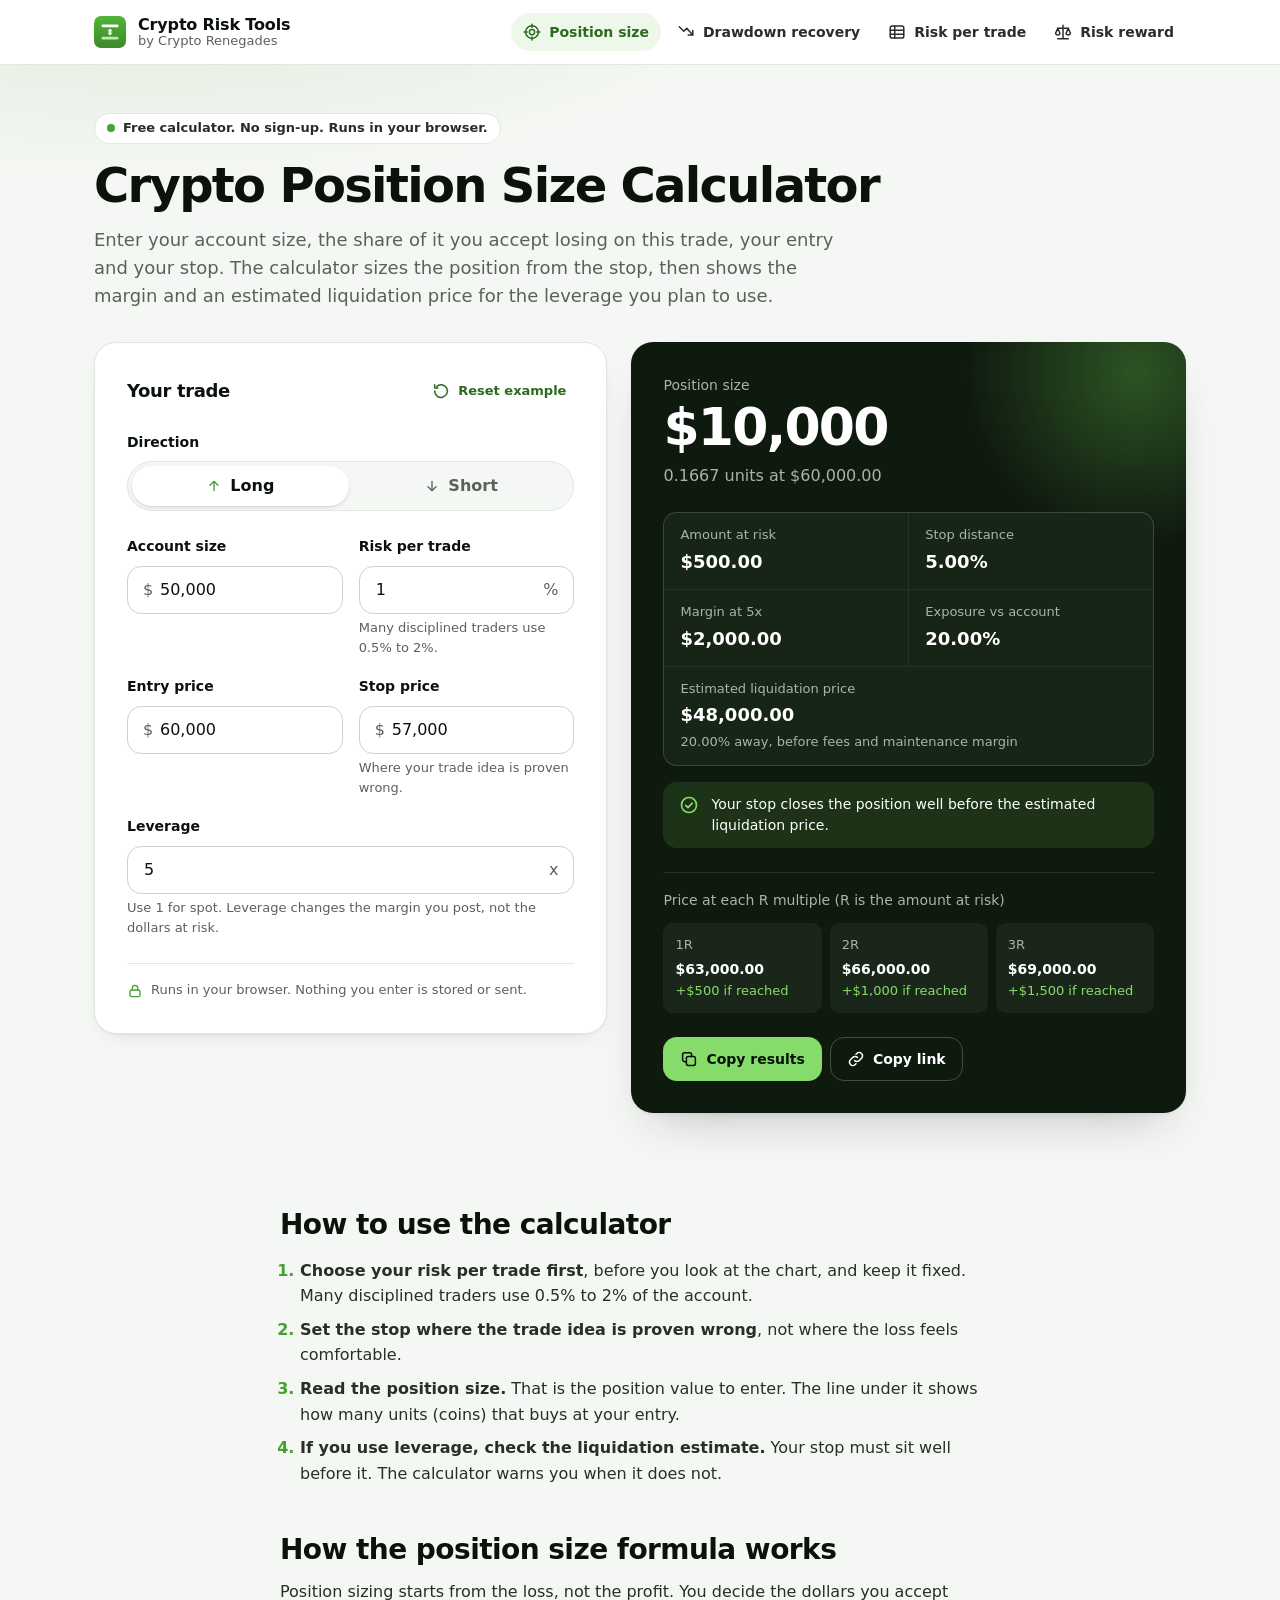
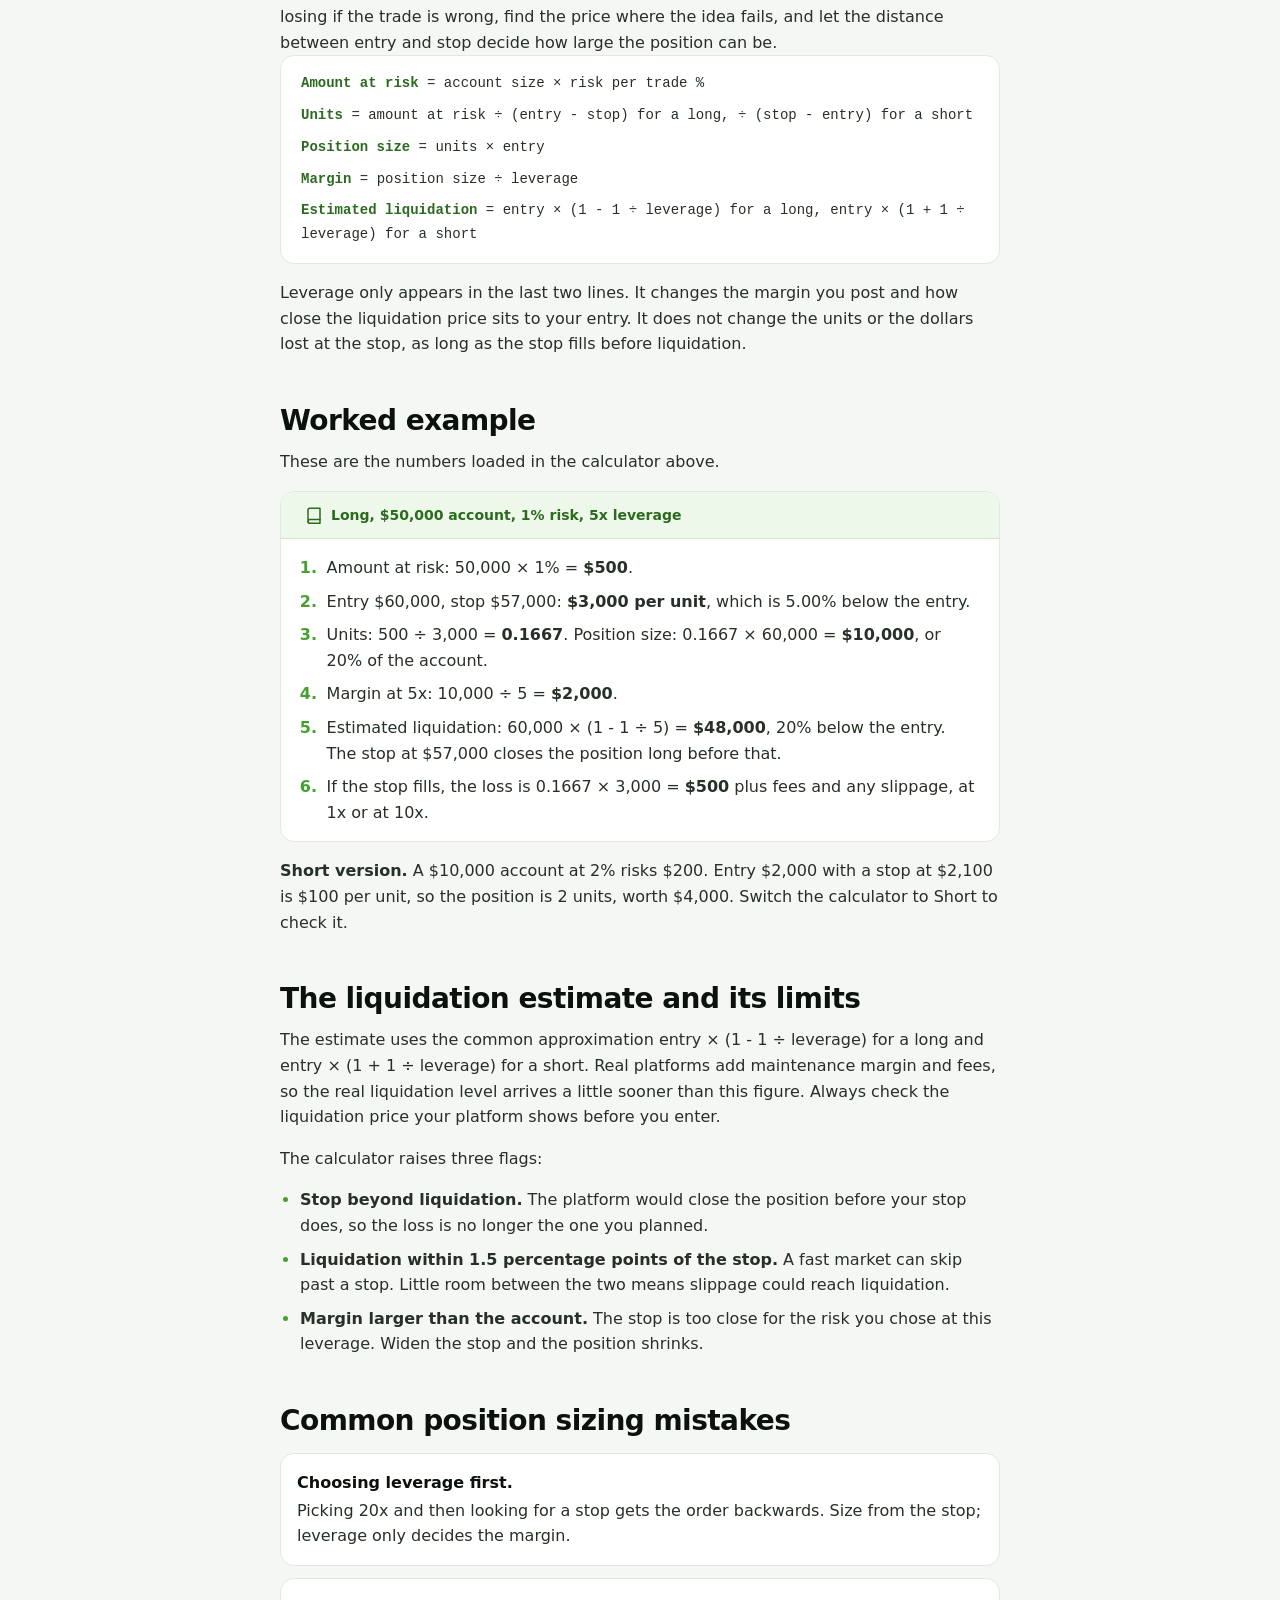
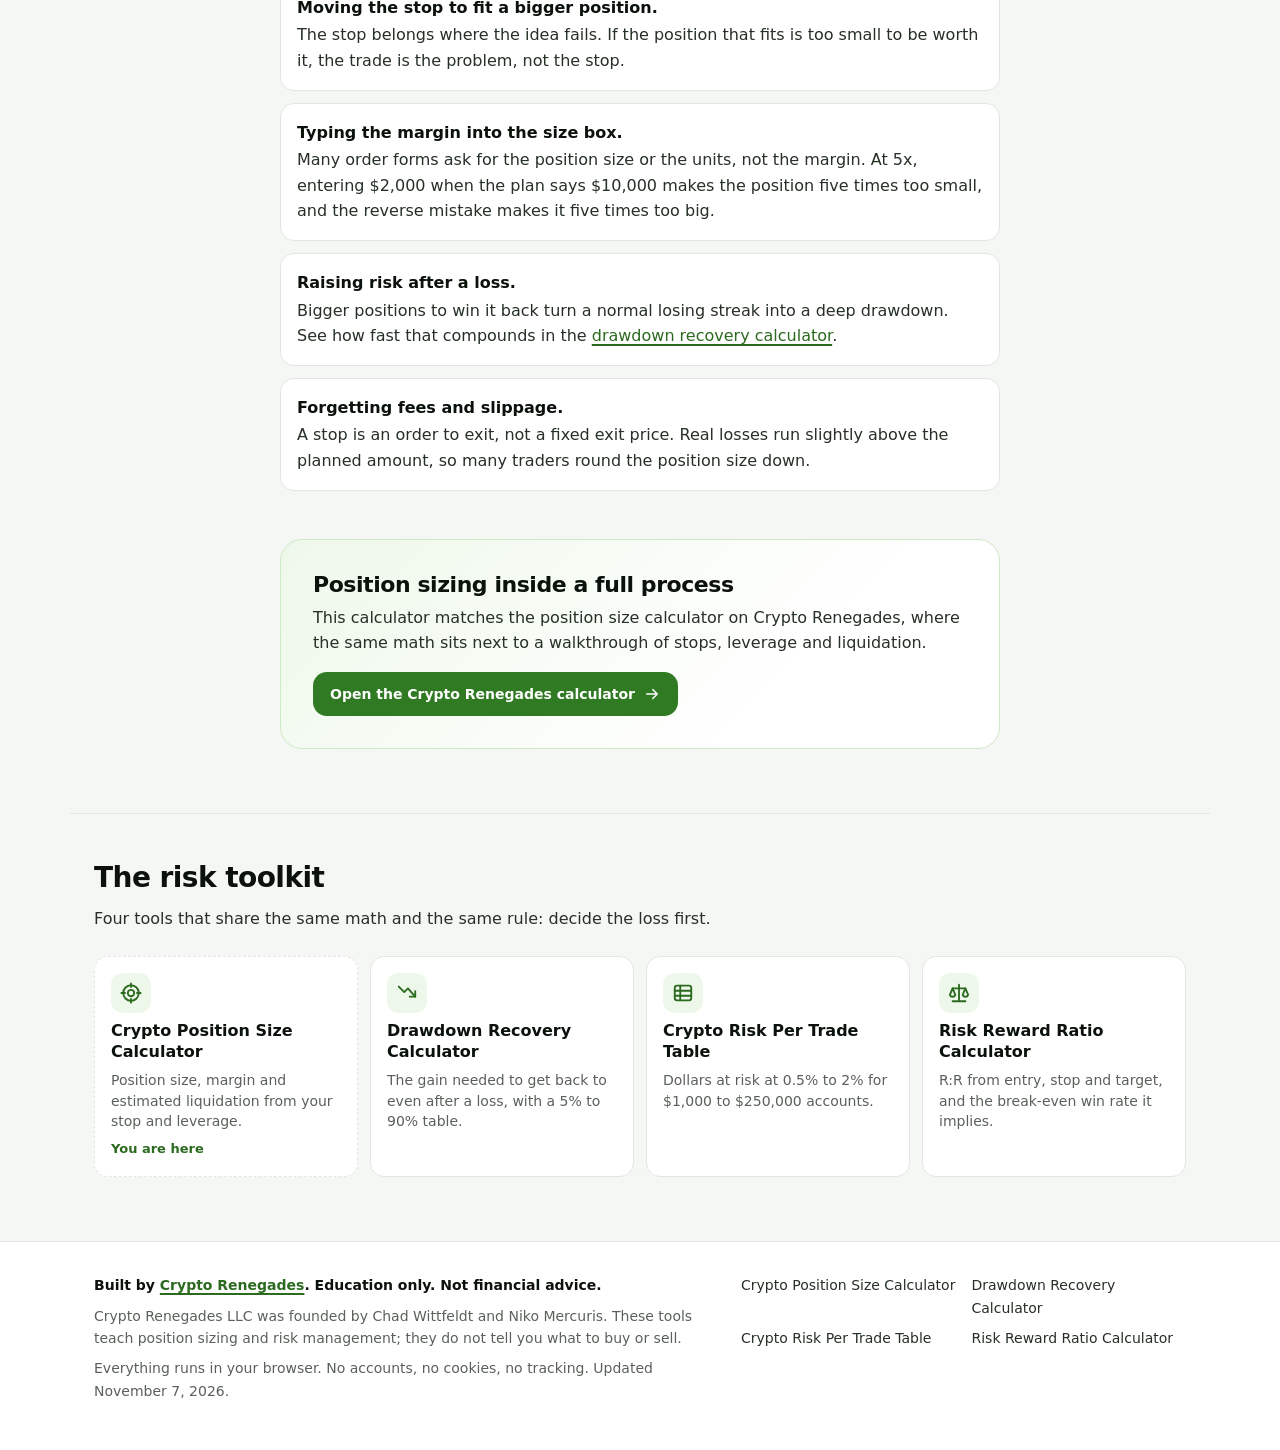
<file: index.html>
<!doctype html>
<html lang="en">
<head>
<meta charset="utf-8">
<meta name="viewport" content="width=device-width, initial-scale=1">
<title>Crypto Position Size Calculator with Leverage and Liquidation</title>
<meta name="description" content="Crypto position size calculator, free. Enter account size, risk per trade, entry, stop and leverage to get position size, margin and a liquidation estimate.">
<meta name="google-site-verification" content="8hRk8pOlHLIdhuDCa8IWrdCvB1mZLnltVokIP9r5JK8">
<link rel="canonical" href="https://cryptorenegades.github.io/crypto-risk-tools/">
<meta name="robots" content="index, follow, max-image-preview:large">
<meta name="author" content="Crypto Renegades">
<meta property="og:type" content="website">
<meta property="og:site_name" content="Crypto Risk Tools by Crypto Renegades">
<meta property="og:title" content="Crypto Position Size Calculator with Leverage and Liquidation">
<meta property="og:description" content="Crypto position size calculator, free. Enter account size, risk per trade, entry, stop and leverage to get position size, margin and a liquidation estimate.">
<meta property="og:url" content="https://cryptorenegades.github.io/crypto-risk-tools/">
<meta property="og:image" content="https://cryptorenegades.github.io/crypto-risk-tools/og-position-size.png">
<meta property="og:image:width" content="1200">
<meta property="og:image:height" content="630">
<meta property="og:image:alt" content="Crypto Position Size Calculator">
<meta property="og:locale" content="en_US">
<meta name="twitter:card" content="summary_large_image">
<meta name="twitter:title" content="Crypto Position Size Calculator with Leverage and Liquidation">
<meta name="twitter:description" content="Crypto position size calculator, free. Enter account size, risk per trade, entry, stop and leverage to get position size, margin and a liquidation estimate.">
<meta name="twitter:image" content="https://cryptorenegades.github.io/crypto-risk-tools/og-position-size.png">
<meta name="theme-color" content="#f5f7f4" media="(prefers-color-scheme: light)">
<meta name="theme-color" content="#090e09" media="(prefers-color-scheme: dark)">
<link rel="icon" href="favicon.svg" type="image/svg+xml">
<link rel="icon" href="favicon-32.png" sizes="32x32" type="image/png">
<link rel="apple-touch-icon" href="apple-touch-icon.png">
<link rel="stylesheet" href="site.css?v=2">
<script type="application/ld+json">
{
 "@context": "https://schema.org",
 "@graph": [
  {
   "@type": "EducationalOrganization",
   "@id": "https://www.cryptorenegades.co/#organization",
   "name": "Crypto Renegades",
   "legalName": "Crypto Renegades LLC",
   "description": "Crypto Renegades is a crypto education company that teaches everyday investors to run the crypto side of their portfolio with a written process: position sizing, risk per trade and discipline.",
   "sameAs": ["https://www.linkedin.com/company/crypto-renegades/", "https://www.youtube.com/@CryptoRenegades", "https://x.com/crypt0renegades", "https://www.facebook.com/CryptoRenegad3s", "https://www.instagram.com/crypto_renegades/", "https://www.tiktok.com/@crypto.renegades", "https://www.skool.com/cryptorenegades", "https://www.trustpilot.com/review/cryptorenegades.co", "https://github.com/cryptorenegades"],
   "url": "https://www.cryptorenegades.co/",
   "logo": {
    "@type": "ImageObject",
    "url": "https://www.cryptorenegades.co/brand/icon-512.png",
    "width": 512,
    "height": 512
   },
   "founder": [
    {
     "@type": "Person",
     "@id": "https://www.cryptorenegades.co/founders/chad-wittfeldt/#person",
     "name": "Chad Wittfeldt"
    },
    {
     "@type": "Person",
     "@id": "https://www.cryptorenegades.co/founders/niko-mercuris/#person",
     "name": "Niko Mercuris"
    }
   ]
  },
  {
   "@type": "WebSite",
   "@id": "https://cryptorenegades.github.io/crypto-risk-tools/#website",
   "name": "Crypto Risk Tools",
   "url": "https://cryptorenegades.github.io/crypto-risk-tools/",
   "inLanguage": "en-US",
   "publisher": {
    "@id": "https://www.cryptorenegades.co/#organization"
   }
  },
  {
   "@type": "WebPage",
   "@id": "https://cryptorenegades.github.io/crypto-risk-tools/#webpage",
   "url": "https://cryptorenegades.github.io/crypto-risk-tools/",
   "name": "Crypto Position Size Calculator with Leverage and Liquidation",
   "description": "Crypto position size calculator, free. Enter account size, risk per trade, entry, stop and leverage to get position size, margin and a liquidation estimate.",
   "isPartOf": {
    "@id": "https://cryptorenegades.github.io/crypto-risk-tools/#website"
   },
   "publisher": {
    "@id": "https://www.cryptorenegades.co/#organization"
   },
   "inLanguage": "en-US",
   "dateModified": "2026-11-07",
   "primaryImageOfPage": {
    "@type": "ImageObject",
    "url": "https://cryptorenegades.github.io/crypto-risk-tools/og-position-size.png",
    "width": 1200,
    "height": 630
   },
   "breadcrumb": {
    "@type": "BreadcrumbList",
    "itemListElement": [
     {
      "@type": "ListItem",
      "position": 1,
      "name": "Crypto Risk Tools",
      "item": "https://cryptorenegades.github.io/crypto-risk-tools/"
     }
    ]
   },
   "mainEntity": {
    "@id": "https://cryptorenegades.github.io/crypto-risk-tools/#app"
   }
  },
  {
   "@type": "WebApplication",
   "@id": "https://cryptorenegades.github.io/crypto-risk-tools/#app",
   "name": "Crypto Position Size Calculator",
   "url": "https://cryptorenegades.github.io/crypto-risk-tools/",
   "description": "Crypto position size calculator, free. Enter account size, risk per trade, entry, stop and leverage to get position size, margin and a liquidation estimate.",
   "applicationCategory": "FinanceApplication",
   "operatingSystem": "Any",
   "browserRequirements": "Requires JavaScript",
   "isAccessibleForFree": true,
   "offers": {
    "@type": "Offer",
    "price": "0",
    "priceCurrency": "USD"
   },
   "publisher": {
    "@id": "https://www.cryptorenegades.co/#organization"
   },
   "creator": {
    "@id": "https://www.cryptorenegades.co/#organization"
   }
  }
 ]
}
</script>
</head>
<body>
<a class="skip" href="#main">Skip to content</a>
<header class="site-head">
  <div class="wrap">
    <a class="brand" href="./"><svg class="brand-mark" width="32" height="32" viewBox="0 0 128 128" aria-hidden="true" focusable="false"><defs><linearGradient id="hm" x1="0" y1="0" x2="0" y2="1"><stop offset="0" stop-color="#52b438"/><stop offset="1" stop-color="#3b8a27"/></linearGradient></defs><rect width="128" height="128" rx="28" fill="url(#hm)"/><rect x="30" y="34" width="68" height="11" rx="5.5" fill="#fff"/><rect x="30" y="83" width="68" height="11" rx="5.5" fill="#fff" fill-opacity=".7"/><path d="M64 50 L74 61 H67.5 V67 H74 L64 78 L54 67 H60.5 V61 H54 Z" fill="#fff"/></svg><span><b>Crypto Risk Tools</b><small>by Crypto Renegades</small></span></a>
    <nav aria-label="Tools" class="nav-desk">
      <ul class="nav-list"><li><a href="./" aria-current="page"><svg viewBox="0 0 24 24" fill="none" stroke="currentColor" stroke-width="2" stroke-linecap="round" stroke-linejoin="round" aria-hidden="true" focusable="false"><circle cx="12" cy="12" r="8.5"/><circle cx="12" cy="12" r="3.5"/><path d="M12 1.5v4M12 18.5v4M1.5 12h4M18.5 12h4"/></svg>Position size</a></li><li><a href="./drawdown-recovery-calculator.html"><svg viewBox="0 0 24 24" fill="none" stroke="currentColor" stroke-width="2" stroke-linecap="round" stroke-linejoin="round" aria-hidden="true" focusable="false"><path d="M3 5l6 6 4-4 8 9"/><path d="M15 16h6v-6"/></svg>Drawdown recovery</a></li><li><a href="./risk-per-trade-table.html"><svg viewBox="0 0 24 24" fill="none" stroke="currentColor" stroke-width="2" stroke-linecap="round" stroke-linejoin="round" aria-hidden="true" focusable="false"><rect x="3" y="4" width="18" height="16" rx="2.5"/><path d="M3 9.5h18M3 15h18M9 4v16"/></svg>Risk per trade</a></li><li><a href="./risk-reward-ratio-calculator.html"><svg viewBox="0 0 24 24" fill="none" stroke="currentColor" stroke-width="2" stroke-linecap="round" stroke-linejoin="round" aria-hidden="true" focusable="false"><path d="M12 3v18M5 21h14"/><path d="M5 7h14"/><path d="M5 7l-3 7a3.2 3.2 0 0 0 6 0z"/><path d="M19 7l-3 7a3.2 3.2 0 0 0 6 0z"/></svg>Risk reward</a></li></ul>
    </nav>
    <nav aria-label="Tools" class="nav-mob">
      <details class="menu">
        <summary>Tools <svg viewBox="0 0 24 24" fill="none" stroke="currentColor" stroke-width="2" stroke-linecap="round" stroke-linejoin="round" aria-hidden="true" focusable="false"><path d="m6 9 6 6 6-6"/></svg></summary>
        <ul class="nav-list"><li><a href="./" aria-current="page"><svg viewBox="0 0 24 24" fill="none" stroke="currentColor" stroke-width="2" stroke-linecap="round" stroke-linejoin="round" aria-hidden="true" focusable="false"><circle cx="12" cy="12" r="8.5"/><circle cx="12" cy="12" r="3.5"/><path d="M12 1.5v4M12 18.5v4M1.5 12h4M18.5 12h4"/></svg>Position size</a></li><li><a href="./drawdown-recovery-calculator.html"><svg viewBox="0 0 24 24" fill="none" stroke="currentColor" stroke-width="2" stroke-linecap="round" stroke-linejoin="round" aria-hidden="true" focusable="false"><path d="M3 5l6 6 4-4 8 9"/><path d="M15 16h6v-6"/></svg>Drawdown recovery</a></li><li><a href="./risk-per-trade-table.html"><svg viewBox="0 0 24 24" fill="none" stroke="currentColor" stroke-width="2" stroke-linecap="round" stroke-linejoin="round" aria-hidden="true" focusable="false"><rect x="3" y="4" width="18" height="16" rx="2.5"/><path d="M3 9.5h18M3 15h18M9 4v16"/></svg>Risk per trade</a></li><li><a href="./risk-reward-ratio-calculator.html"><svg viewBox="0 0 24 24" fill="none" stroke="currentColor" stroke-width="2" stroke-linecap="round" stroke-linejoin="round" aria-hidden="true" focusable="false"><path d="M12 3v18M5 21h14"/><path d="M5 7h14"/><path d="M5 7l-3 7a3.2 3.2 0 0 0 6 0z"/><path d="M19 7l-3 7a3.2 3.2 0 0 0 6 0z"/></svg>Risk reward</a></li></ul>
      </details>
    </nav>
  </div>
</header>
<main id="main">
  <section class="hero">
    <div class="wrap">
      <p class="eyebrow">Free calculator. No sign-up. Runs in your browser.</p>
      <h1>Crypto Position Size Calculator</h1>
      <p class="lede">Enter your account size, the share of it you accept losing on this trade, your entry and your stop. The calculator sizes the position from the stop, then shows the margin and an estimated liquidation price for the leverage you plan to use.</p>

      <div class="tool">
        <form class="card" id="calc" data-tool="position" novalidate aria-label="Position size calculator">
          <div class="form-head">
            <h2>Your trade</h2>
            <button type="button" class="btn btn-link" id="reset"><svg viewBox="0 0 24 24" fill="none" stroke="currentColor" stroke-width="2" stroke-linecap="round" stroke-linejoin="round" aria-hidden="true" focusable="false"><path d="M3.5 12a8.5 8.5 0 1 0 2.6-6.1"/><path d="M3.5 3.5v4.5H8"/></svg>Reset example</button>
          </div>
          <fieldset class="segmented">
            <legend>Direction</legend>
            <div class="seg"><label><input type="radio" name="side" value="long" checked><span><svg viewBox="0 0 24 24" fill="none" stroke="currentColor" stroke-width="2" stroke-linecap="round" stroke-linejoin="round" aria-hidden="true" focusable="false"><path d="M12 19V5M6 11l6-6 6 6"/></svg>Long</span></label><label><input type="radio" name="side" value="short"><span><svg viewBox="0 0 24 24" fill="none" stroke="currentColor" stroke-width="2" stroke-linecap="round" stroke-linejoin="round" aria-hidden="true" focusable="false"><path d="M12 5v14M6 13l6 6 6-6"/></svg>Short</span></label></div>
          </fieldset>
          <div class="fields">
            <div class="field">
              <label for="account">Account size</label>
              <div class="input has-pre"><span class="affix pre" aria-hidden="true">$</span><input id="account" name="account" type="text" inputmode="decimal" autocomplete="off" spellcheck="false" value="50,000" aria-describedby="account-error"></div>
              
              <p class="error" id="account-error" hidden></p>
            </div>
            <div class="field">
              <label for="riskPct">Risk per trade</label>
              <div class="input has-suf"><input id="riskPct" name="riskPct" type="text" inputmode="decimal" autocomplete="off" spellcheck="false" value="1" aria-describedby="riskPct-help riskPct-error"><span class="affix suf" aria-hidden="true">%</span></div>
              <p class="help" id="riskPct-help">Many disciplined traders use 0.5% to 2%.</p>
              <p class="error" id="riskPct-error" hidden></p>
            </div>
            <div class="field">
              <label for="entry">Entry price</label>
              <div class="input has-pre"><span class="affix pre" aria-hidden="true">$</span><input id="entry" name="entry" type="text" inputmode="decimal" autocomplete="off" spellcheck="false" value="60,000" aria-describedby="entry-error"></div>
              
              <p class="error" id="entry-error" hidden></p>
            </div>
            <div class="field">
              <label for="stop">Stop price</label>
              <div class="input has-pre"><span class="affix pre" aria-hidden="true">$</span><input id="stop" name="stop" type="text" inputmode="decimal" autocomplete="off" spellcheck="false" value="57,000" aria-describedby="stop-help stop-error"></div>
              <p class="help" id="stop-help">Where your trade idea is proven wrong.</p>
              <p class="error" id="stop-error" hidden></p>
            </div>
            <div class="field full">
              <label for="leverage">Leverage</label>
              <div class="input has-suf"><input id="leverage" name="leverage" type="text" inputmode="decimal" autocomplete="off" spellcheck="false" value="5" aria-describedby="leverage-help leverage-error"><span class="affix suf" aria-hidden="true">x</span></div>
              <p class="help" id="leverage-help">Use 1 for spot. Leverage changes the margin you post, not the dollars at risk.</p>
              <p class="error" id="leverage-error" hidden></p>
            </div>
          </div>
          <div class="form-foot">
            <p><svg viewBox="0 0 24 24" fill="none" stroke="currentColor" stroke-width="2" stroke-linecap="round" stroke-linejoin="round" aria-hidden="true" focusable="false"><rect x="4.5" y="10.5" width="15" height="10" rx="2.5"/><path d="M8 10.5V7.5a4 4 0 0 1 8 0v3"/></svg>Runs in your browser. Nothing you enter is stored or sent.</p>
          </div>
        </form>

        <section class="panel" aria-labelledby="res-h">
          <h2 class="sr-only" id="res-h">Results</h2>
          <p class="label">Position size</p>
          <p class="big" id="p-notional">$10,000</p>
          <p class="big-sub" id="p-units">0.1667 units at $60,000.00</p>
          <dl class="stats">
            <div><dt>Amount at risk</dt><dd id="p-risk">$500.00</dd></div>
            <div><dt>Stop distance</dt><dd id="p-stop">5.00%</dd></div>
            <div><dt id="p-margin-label">Margin at 5x</dt><dd id="p-margin">$2,000.00</dd></div>
            <div><dt>Exposure vs account</dt><dd id="p-exposure">20.00%</dd></div>
            <div class="wide"><dt>Estimated liquidation price</dt><dd id="p-liq">$48,000.00</dd><dd><small id="p-liq-sub">20.00% away, before fees and maintenance margin</small></dd></div>
          </dl>
          <p class="alert danger" id="a-wrong" hidden><svg viewBox="0 0 24 24" fill="none" stroke="currentColor" stroke-width="2" stroke-linecap="round" stroke-linejoin="round" aria-hidden="true" focusable="false"><path d="M10.3 3.9 2.6 17.5A2 2 0 0 0 4.3 20.5h15.4a2 2 0 0 0 1.7-3L13.7 3.9a2 2 0 0 0-3.4 0z"/><path d="M12 9.5v4.5M12 17.2v.01"/></svg><span id="a-wrong-text">For a long position the stop must be below the entry price.</span></p>
          <p class="alert warn" id="a-invalid" hidden><svg viewBox="0 0 24 24" fill="none" stroke="currentColor" stroke-width="2" stroke-linecap="round" stroke-linejoin="round" aria-hidden="true" focusable="false"><circle cx="12" cy="12" r="9"/><path d="M12 11v5.5M12 7.8v.01"/></svg><span>Check the highlighted fields to see the position size.</span></p>
          <p class="alert danger" id="a-beyond" hidden><svg viewBox="0 0 24 24" fill="none" stroke="currentColor" stroke-width="2" stroke-linecap="round" stroke-linejoin="round" aria-hidden="true" focusable="false"><path d="M10.3 3.9 2.6 17.5A2 2 0 0 0 4.3 20.5h15.4a2 2 0 0 0 1.7-3L13.7 3.9a2 2 0 0 0-3.4 0z"/><path d="M12 9.5v4.5M12 17.2v.01"/></svg><span>Your stop is beyond the estimated liquidation price. The platform would close this position before your plan does. Lower the leverage or tighten the stop.</span></p>
          <p class="alert warn" id="a-tight" hidden><svg viewBox="0 0 24 24" fill="none" stroke="currentColor" stroke-width="2" stroke-linecap="round" stroke-linejoin="round" aria-hidden="true" focusable="false"><path d="M10.3 3.9 2.6 17.5A2 2 0 0 0 4.3 20.5h15.4a2 2 0 0 0 1.7-3L13.7 3.9a2 2 0 0 0-3.4 0z"/><path d="M12 9.5v4.5M12 17.2v.01"/></svg><span>Liquidation sits very close to your stop. Slippage in a fast market could reach it. Consider lower leverage.</span></p>
          <p class="alert warn" id="a-margin" hidden><svg viewBox="0 0 24 24" fill="none" stroke="currentColor" stroke-width="2" stroke-linecap="round" stroke-linejoin="round" aria-hidden="true" focusable="false"><path d="M10.3 3.9 2.6 17.5A2 2 0 0 0 4.3 20.5h15.4a2 2 0 0 0 1.7-3L13.7 3.9a2 2 0 0 0-3.4 0z"/><path d="M12 9.5v4.5M12 17.2v.01"/></svg><span>The margin required is larger than the account. This stop is too close for the risk you chose at this leverage.</span></p>
          <p class="alert ok" id="a-clear"><svg viewBox="0 0 24 24" fill="none" stroke="currentColor" stroke-width="2" stroke-linecap="round" stroke-linejoin="round" aria-hidden="true" focusable="false"><circle cx="12" cy="12" r="9"/><path d="M8 12.5l2.7 2.7L16 9.8"/></svg><span>Your stop closes the position well before the estimated liquidation price.</span></p>
          <div class="panel-section">
            <p class="label">Price at each R multiple (R is the amount at risk)</p>
            <ul class="targets">
              <li><p class="m">1R</p><p class="p" id="p-t1">$63,000.00</p><p class="g" id="p-g1">+$500 if reached</p></li>
              <li><p class="m">2R</p><p class="p" id="p-t2">$66,000.00</p><p class="g" id="p-g2">+$1,000 if reached</p></li>
              <li><p class="m">3R</p><p class="p" id="p-t3">$69,000.00</p><p class="g" id="p-g3">+$1,500 if reached</p></li>
            </ul>
          </div>
          <div class="actions">
            <button type="button" class="btn btn-primary" id="copy-results"><svg viewBox="0 0 24 24" fill="none" stroke="currentColor" stroke-width="2" stroke-linecap="round" stroke-linejoin="round" aria-hidden="true" focusable="false"><rect x="8.5" y="8.5" width="12" height="12" rx="2.5"/><path d="M15.5 8.5V6a2.5 2.5 0 0 0-2.5-2.5H6A2.5 2.5 0 0 0 3.5 6v7A2.5 2.5 0 0 0 6 15.5h2.5"/></svg>Copy results</button>
            <button type="button" class="btn btn-ghost" id="copy-link"><svg viewBox="0 0 24 24" fill="none" stroke="currentColor" stroke-width="2" stroke-linecap="round" stroke-linejoin="round" aria-hidden="true" focusable="false"><path d="M10 14a4.5 4.5 0 0 0 6.4 0l3-3a4.5 4.5 0 0 0-6.4-6.4l-1 1"/><path d="M14 10a4.5 4.5 0 0 0-6.4 0l-3 3a4.5 4.5 0 0 0 6.4 6.4l1-1"/></svg>Copy link</button>
            <span class="copied" id="copy-status" role="status"></span>
          </div>
        </section>
      </div>
    </div>
  </section>
  <div class="content">
    <div class="wrap prose-wrap">
      <section class="section" aria-labelledby="use-h">
        <h2 id="use-h">How to use the calculator</h2>
        <ol>
          <li><b>Choose your risk per trade first</b>, before you look at the chart, and keep it fixed. Many disciplined traders use 0.5% to 2% of the account.</li>
          <li><b>Set the stop where the trade idea is proven wrong</b>, not where the loss feels comfortable.</li>
          <li><b>Read the position size.</b> That is the position value to enter. The line under it shows how many units (coins) that buys at your entry.</li>
          <li><b>If you use leverage, check the liquidation estimate.</b> Your stop must sit well before it. The calculator warns you when it does not.</li>
        </ol>
      </section>
      <section class="section" aria-labelledby="formula-h">
        <h2 id="formula-h">How the position size formula works</h2>
        <p>Position sizing starts from the loss, not the profit. You decide the dollars you accept losing if the trade is wrong, find the price where the idea fails, and let the distance between entry and stop decide how large the position can be.</p>
        <ol class="formula">
          <li><b>Amount at risk</b> = account size × risk per trade %</li>
          <li><b>Units</b> = amount at risk ÷ (entry - stop) for a long, ÷ (stop - entry) for a short</li>
          <li><b>Position size</b> = units × entry</li>
          <li><b>Margin</b> = position size ÷ leverage</li>
          <li><b>Estimated liquidation</b> = entry × (1 - 1 ÷ leverage) for a long, entry × (1 + 1 ÷ leverage) for a short</li>
        </ol>
        <p>Leverage only appears in the last two lines. It changes the margin you post and how close the liquidation price sits to your entry. It does not change the units or the dollars lost at the stop, as long as the stop fills before liquidation.</p>
      </section>
      <section class="section" aria-labelledby="ex-h">
        <h2 id="ex-h">Worked example</h2>
        <p>These are the numbers loaded in the calculator above.</p>
        <div class="example">
          <div class="example-head"><svg viewBox="0 0 24 24" fill="none" stroke="currentColor" stroke-width="2" stroke-linecap="round" stroke-linejoin="round" aria-hidden="true" focusable="false"><path d="M4 5.5A2.5 2.5 0 0 1 6.5 3H20v15H6.5A2.5 2.5 0 0 0 4 20.5z"/><path d="M4 20.5A2.5 2.5 0 0 0 6.5 23H20v-5"/></svg>Long, $50,000 account, 1% risk, 5x leverage</div>
          <ol><li>Amount at risk: 50,000 × 1% = <b>$500</b>.</li><li>Entry $60,000, stop $57,000: <b>$3,000 per unit</b>, which is 5.00% below the entry.</li><li>Units: 500 ÷ 3,000 = <b>0.1667</b>. Position size: 0.1667 × 60,000 = <b>$10,000</b>, or 20% of the account.</li><li>Margin at 5x: 10,000 ÷ 5 = <b>$2,000</b>.</li><li>Estimated liquidation: 60,000 × (1 - 1 ÷ 5) = <b>$48,000</b>, 20% below the entry. The stop at $57,000 closes the position long before that.</li><li>If the stop fills, the loss is 0.1667 × 3,000 = <b>$500</b> plus fees and any slippage, at 1x or at 10x.</li></ol>
        </div>
        <p><b>Short version.</b> A $10,000 account at 2% risks $200. Entry $2,000 with a stop at $2,100 is $100 per unit, so the position is 2 units, worth $4,000. Switch the calculator to Short to check it.</p>
      </section>
      <section class="section" aria-labelledby="liq-h">
        <h2 id="liq-h">The liquidation estimate and its limits</h2>
        <p>The estimate uses the common approximation entry × (1 - 1 ÷ leverage) for a long and entry × (1 + 1 ÷ leverage) for a short. Real platforms add maintenance margin and fees, so the real liquidation level arrives a little sooner than this figure. Always check the liquidation price your platform shows before you enter.</p>
        <p>The calculator raises three flags:</p>
        <ul>
          <li><b>Stop beyond liquidation.</b> The platform would close the position before your stop does, so the loss is no longer the one you planned.</li>
          <li><b>Liquidation within 1.5 percentage points of the stop.</b> A fast market can skip past a stop. Little room between the two means slippage could reach liquidation.</li>
          <li><b>Margin larger than the account.</b> The stop is too close for the risk you chose at this leverage. Widen the stop and the position shrinks.</li>
        </ul>
      </section>
      <section class="section" aria-labelledby="mis-h">
        <h2 id="mis-h">Common position sizing mistakes</h2>
        <ul class="mistakes"><li><b>Choosing leverage first.</b>Picking 20x and then looking for a stop gets the order backwards. Size from the stop; leverage only decides the margin.</li><li><b>Moving the stop to fit a bigger position.</b>The stop belongs where the idea fails. If the position that fits is too small to be worth it, the trade is the problem, not the stop.</li><li><b>Typing the margin into the size box.</b>Many order forms ask for the position size or the units, not the margin. At 5x, entering $2,000 when the plan says $10,000 makes the position five times too small, and the reverse mistake makes it five times too big.</li><li><b>Raising risk after a loss.</b>Bigger positions to win it back turn a normal losing streak into a deep drawdown. See how fast that compounds in the <a href="./drawdown-recovery-calculator.html">drawdown recovery calculator</a>.</li><li><b>Forgetting fees and slippage.</b>A stop is an order to exit, not a fixed exit price. Real losses run slightly above the planned amount, so many traders round the position size down.</li></ul>
      </section>
      <aside class="callout" aria-label="Further reading on Crypto Renegades">
        <div>
          <h2>Position sizing inside a full process</h2>
          <p>This calculator matches the position size calculator on Crypto Renegades, where the same math sits next to a walkthrough of stops, leverage and liquidation.</p>
        </div>
        <a class="btn btn-primary" href="https://www.cryptorenegades.co/tools/position-size-calculator/">Open the Crypto Renegades calculator<svg viewBox="0 0 24 24" fill="none" stroke="currentColor" stroke-width="2" stroke-linecap="round" stroke-linejoin="round" aria-hidden="true" focusable="false"><path d="M5 12h14M13 6l6 6-6 6"/></svg></a>
      </aside>
    </div>
    <div class="wrap toolkit-wrap">
      <section class="section no-print" aria-labelledby="toolkit-h">
        <h2 id="toolkit-h">The risk toolkit</h2>
        <p>Four tools that share the same math and the same rule: decide the loss first.</p>
        <ul class="toolkit">
          <li><a href="./" aria-current="page"><span class="ico"><svg viewBox="0 0 24 24" fill="none" stroke="currentColor" stroke-width="2" stroke-linecap="round" stroke-linejoin="round" aria-hidden="true" focusable="false"><circle cx="12" cy="12" r="8.5"/><circle cx="12" cy="12" r="3.5"/><path d="M12 1.5v4M12 18.5v4M1.5 12h4M18.5 12h4"/></svg></span><b>Crypto Position Size Calculator</b><span class="d">Position size, margin and estimated liquidation from your stop and leverage.</span><span class="here">You are here</span></a></li>
          <li><a href="./drawdown-recovery-calculator.html"><span class="ico"><svg viewBox="0 0 24 24" fill="none" stroke="currentColor" stroke-width="2" stroke-linecap="round" stroke-linejoin="round" aria-hidden="true" focusable="false"><path d="M3 5l6 6 4-4 8 9"/><path d="M15 16h6v-6"/></svg></span><b>Drawdown Recovery Calculator</b><span class="d">The gain needed to get back to even after a loss, with a 5% to 90% table.</span></a></li>
          <li><a href="./risk-per-trade-table.html"><span class="ico"><svg viewBox="0 0 24 24" fill="none" stroke="currentColor" stroke-width="2" stroke-linecap="round" stroke-linejoin="round" aria-hidden="true" focusable="false"><rect x="3" y="4" width="18" height="16" rx="2.5"/><path d="M3 9.5h18M3 15h18M9 4v16"/></svg></span><b>Crypto Risk Per Trade Table</b><span class="d">Dollars at risk at 0.5% to 2% for $1,000 to $250,000 accounts.</span></a></li>
          <li><a href="./risk-reward-ratio-calculator.html"><span class="ico"><svg viewBox="0 0 24 24" fill="none" stroke="currentColor" stroke-width="2" stroke-linecap="round" stroke-linejoin="round" aria-hidden="true" focusable="false"><path d="M12 3v18M5 21h14"/><path d="M5 7h14"/><path d="M5 7l-3 7a3.2 3.2 0 0 0 6 0z"/><path d="M19 7l-3 7a3.2 3.2 0 0 0 6 0z"/></svg></span><b>Risk Reward Ratio Calculator</b><span class="d">R:R from entry, stop and target, and the break-even win rate it implies.</span></a></li>
        </ul>
      </section>
    </div>
  </div>
</main>
<footer class="site-foot">
  <div class="wrap foot-grid">
    <div>
      <p class="disclaimer">Built by <a href="https://www.cryptorenegades.co/">Crypto Renegades</a>. Education only. Not financial advice.</p>
      <p>Crypto Renegades LLC was founded by Chad Wittfeldt and Niko Mercuris. These tools teach position sizing and risk management; they do not tell you what to buy or sell.</p>
      <p>Everything runs in your browser. No accounts, no cookies, no tracking. Updated November 7, 2026.</p>
    </div>
    <nav aria-label="All tools">
      <ul class="foot-links"><li><a href="./">Crypto Position Size Calculator</a></li><li><a href="./drawdown-recovery-calculator.html">Drawdown Recovery Calculator</a></li><li><a href="./risk-per-trade-table.html">Crypto Risk Per Trade Table</a></li><li><a href="./risk-reward-ratio-calculator.html">Risk Reward Ratio Calculator</a></li></ul>
    </nav>
  </div>
</footer>
<p id="live" class="sr-only" aria-live="polite"></p>
<script src="calc.js?v=2"></script>
<script src="views.js?v=2"></script>
<script src="app.js?v=2"></script>
</body>
</html>
</file>
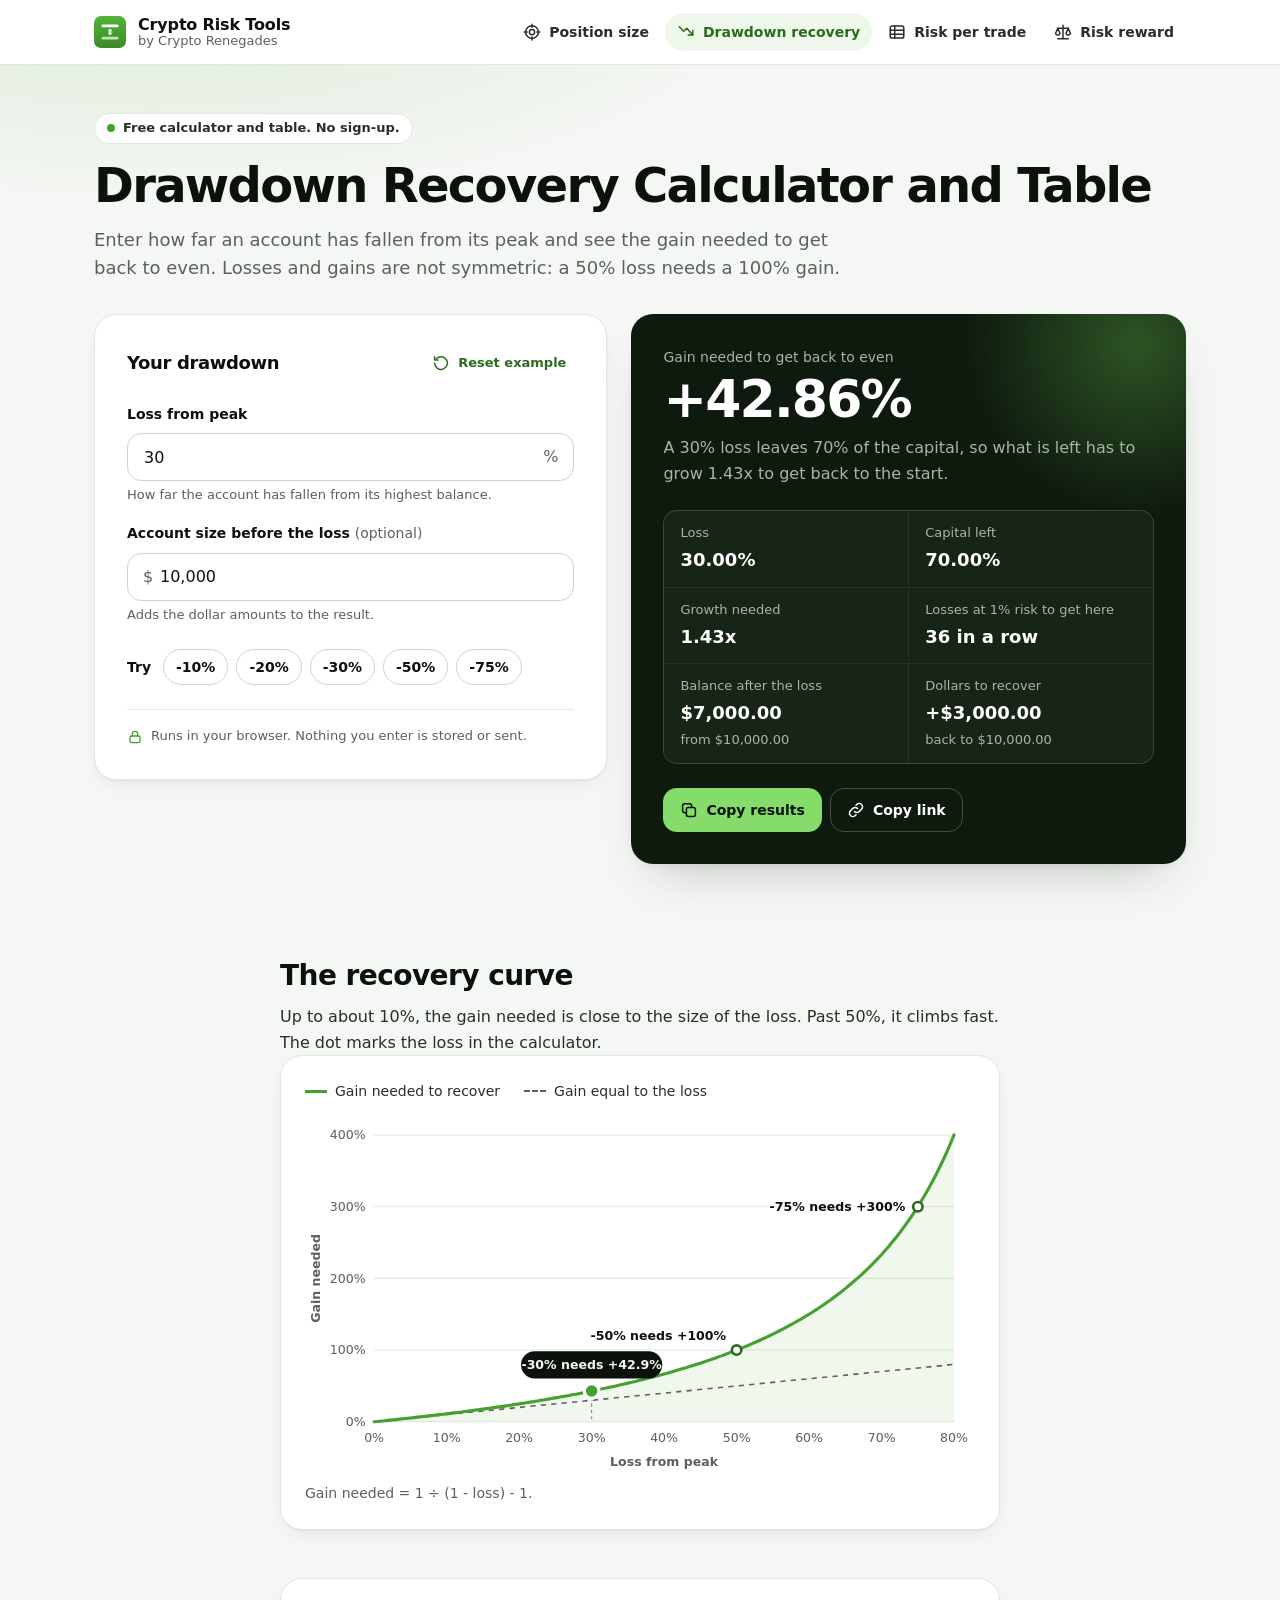
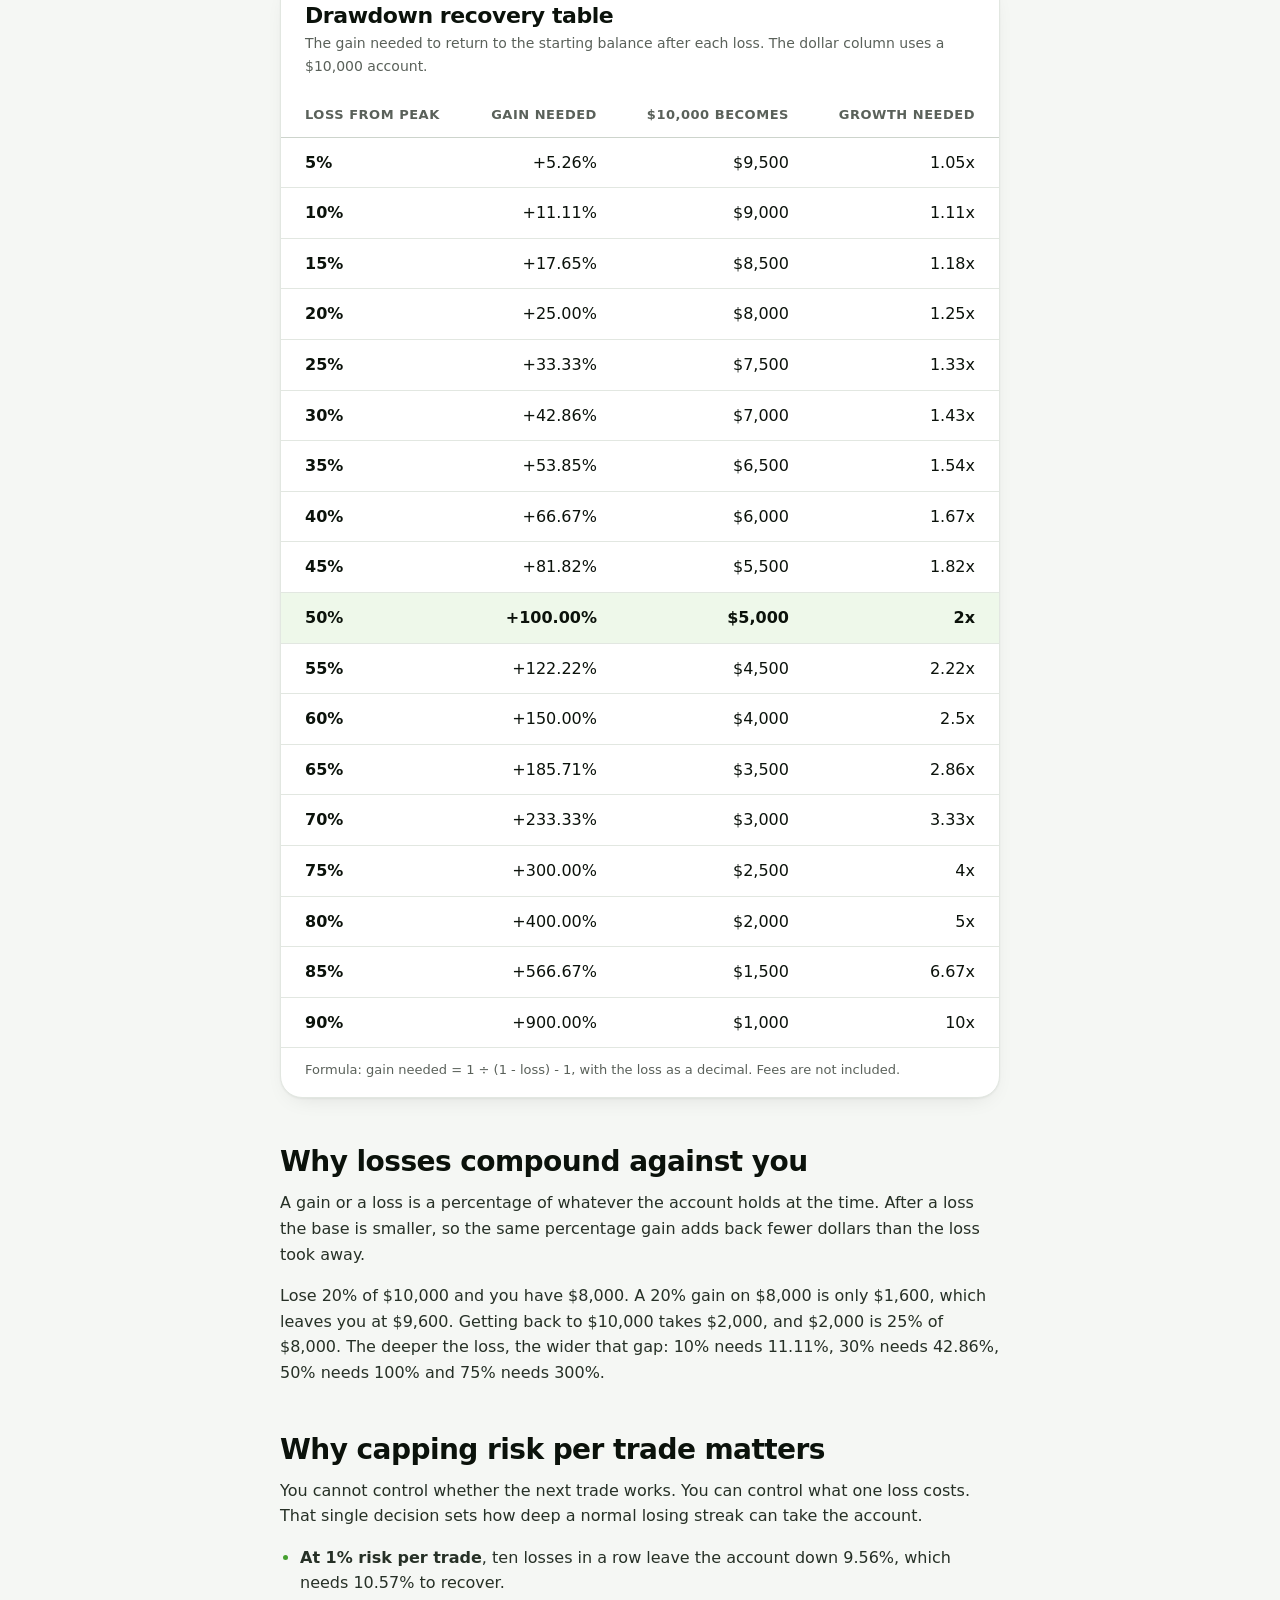
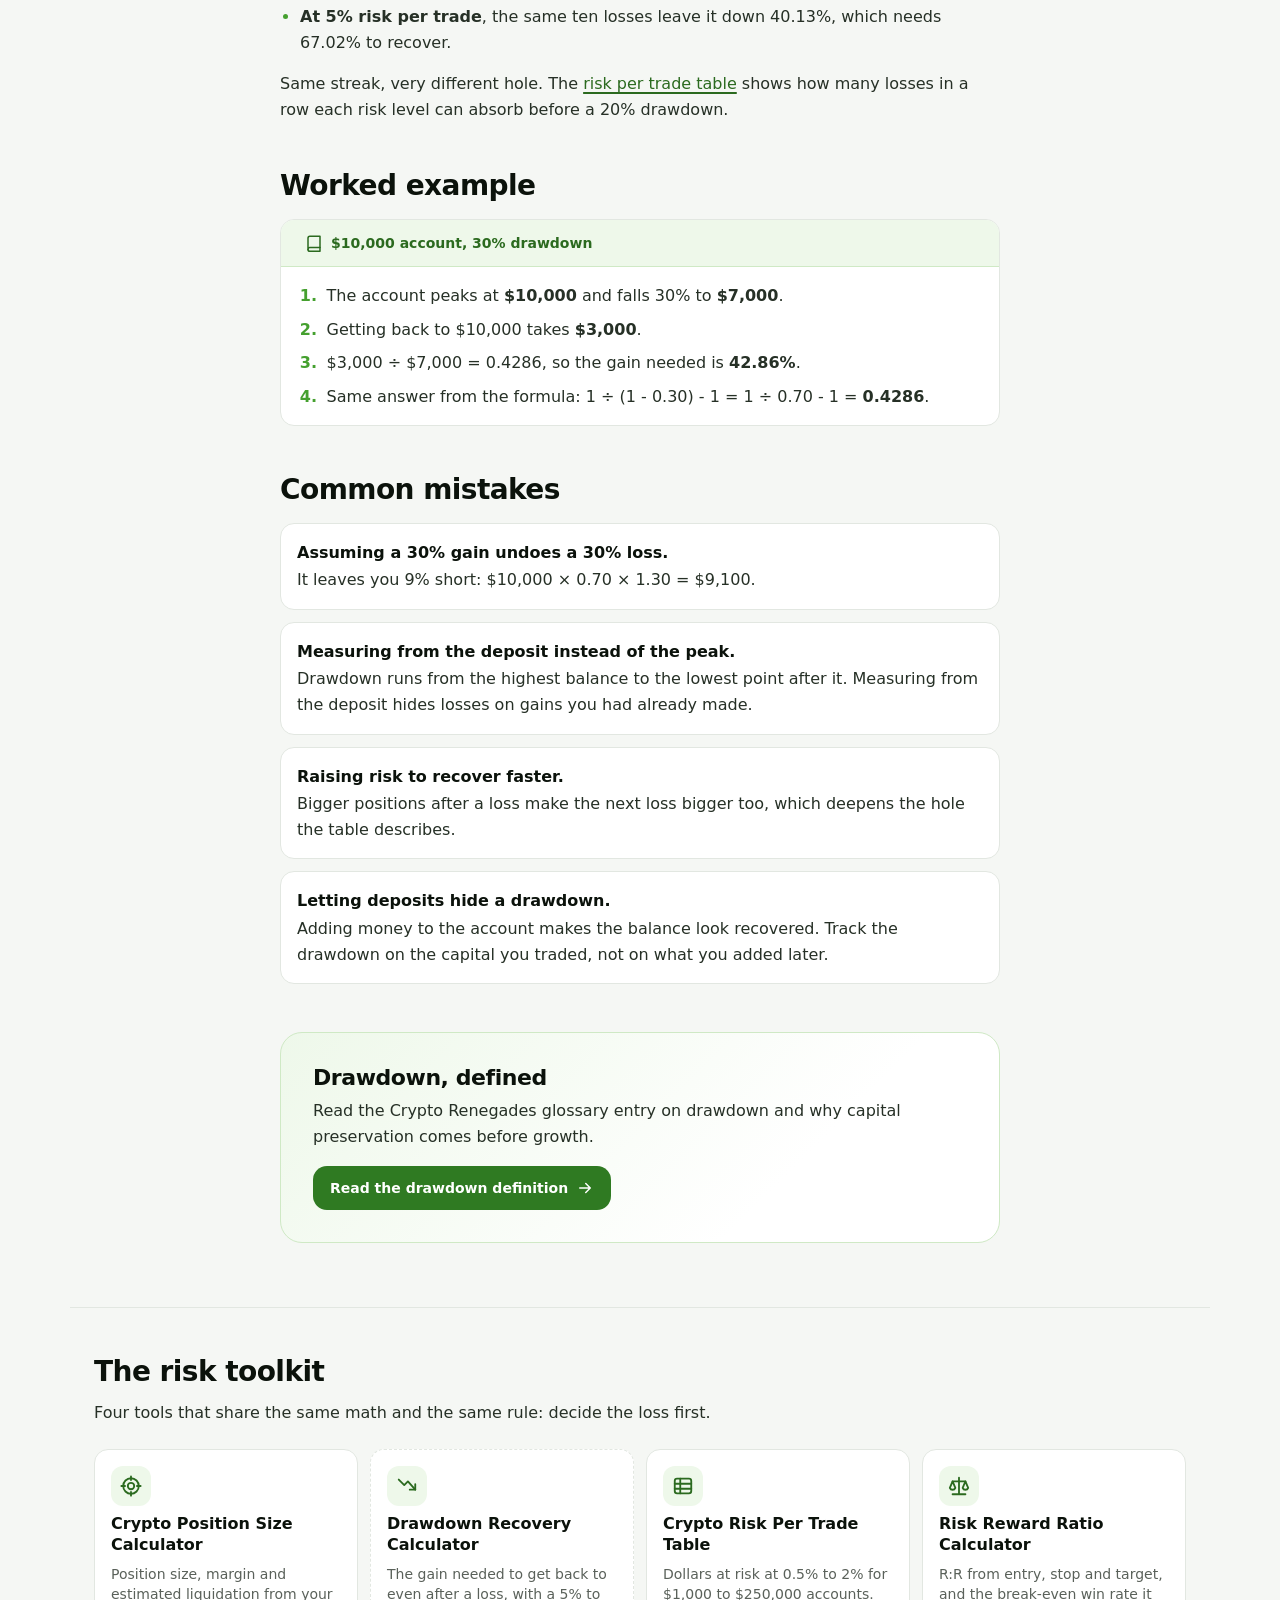
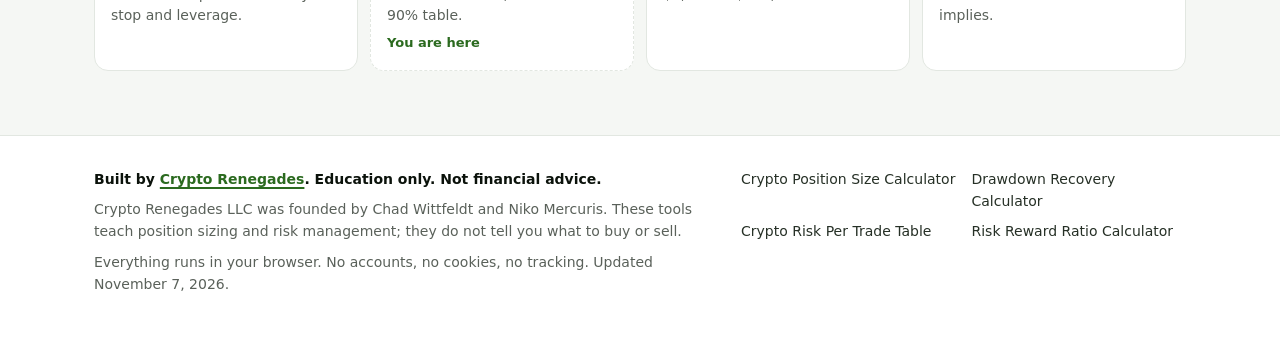
<file: drawdown-recovery-calculator.html>
<!doctype html>
<html lang="en">
<head>
<meta charset="utf-8">
<meta name="viewport" content="width=device-width, initial-scale=1">
<title>Drawdown Recovery Calculator and Table: Gain Needed to Recover</title>
<meta name="description" content="How much do you need to gain to recover from a drawdown? Enter a loss to see the gain needed to get back to even, plus a 5% to 90% recovery table and chart.">
<link rel="canonical" href="https://cryptorenegades.github.io/crypto-risk-tools/drawdown-recovery-calculator.html">
<meta name="robots" content="index, follow, max-image-preview:large">
<meta name="author" content="Crypto Renegades">
<meta property="og:type" content="website">
<meta property="og:site_name" content="Crypto Risk Tools by Crypto Renegades">
<meta property="og:title" content="Drawdown Recovery Calculator and Table: Gain Needed to Recover">
<meta property="og:description" content="How much do you need to gain to recover from a drawdown? Enter a loss to see the gain needed to get back to even, plus a 5% to 90% recovery table and chart.">
<meta property="og:url" content="https://cryptorenegades.github.io/crypto-risk-tools/drawdown-recovery-calculator.html">
<meta property="og:image" content="https://cryptorenegades.github.io/crypto-risk-tools/og-drawdown.png">
<meta property="og:image:width" content="1200">
<meta property="og:image:height" content="630">
<meta property="og:image:alt" content="Drawdown Recovery Calculator">
<meta property="og:locale" content="en_US">
<meta name="twitter:card" content="summary_large_image">
<meta name="twitter:title" content="Drawdown Recovery Calculator and Table: Gain Needed to Recover">
<meta name="twitter:description" content="How much do you need to gain to recover from a drawdown? Enter a loss to see the gain needed to get back to even, plus a 5% to 90% recovery table and chart.">
<meta name="twitter:image" content="https://cryptorenegades.github.io/crypto-risk-tools/og-drawdown.png">
<meta name="theme-color" content="#f5f7f4" media="(prefers-color-scheme: light)">
<meta name="theme-color" content="#090e09" media="(prefers-color-scheme: dark)">
<link rel="icon" href="favicon.svg" type="image/svg+xml">
<link rel="icon" href="favicon-32.png" sizes="32x32" type="image/png">
<link rel="apple-touch-icon" href="apple-touch-icon.png">
<link rel="stylesheet" href="site.css?v=2">
<script type="application/ld+json">
{
 "@context": "https://schema.org",
 "@graph": [
  {
   "@type": "EducationalOrganization",
   "@id": "https://www.cryptorenegades.co/#organization",
   "name": "Crypto Renegades",
   "legalName": "Crypto Renegades LLC",
   "description": "Crypto Renegades is a crypto education company that teaches everyday investors to run the crypto side of their portfolio with a written process: position sizing, risk per trade and discipline.",
   "sameAs": ["https://www.linkedin.com/company/crypto-renegades/", "https://www.youtube.com/@CryptoRenegades", "https://x.com/crypt0renegades", "https://www.facebook.com/CryptoRenegad3s", "https://www.instagram.com/crypto_renegades/", "https://www.tiktok.com/@crypto.renegades", "https://www.skool.com/cryptorenegades", "https://www.trustpilot.com/review/cryptorenegades.co", "https://github.com/cryptorenegades"],
   "url": "https://www.cryptorenegades.co/",
   "logo": {
    "@type": "ImageObject",
    "url": "https://www.cryptorenegades.co/brand/icon-512.png",
    "width": 512,
    "height": 512
   },
   "founder": [
    {
     "@type": "Person",
     "@id": "https://www.cryptorenegades.co/founders/chad-wittfeldt/#person",
     "name": "Chad Wittfeldt"
    },
    {
     "@type": "Person",
     "@id": "https://www.cryptorenegades.co/founders/niko-mercuris/#person",
     "name": "Niko Mercuris"
    }
   ]
  },
  {
   "@type": "WebSite",
   "@id": "https://cryptorenegades.github.io/crypto-risk-tools/#website",
   "name": "Crypto Risk Tools",
   "url": "https://cryptorenegades.github.io/crypto-risk-tools/",
   "inLanguage": "en-US",
   "publisher": {
    "@id": "https://www.cryptorenegades.co/#organization"
   }
  },
  {
   "@type": "WebPage",
   "@id": "https://cryptorenegades.github.io/crypto-risk-tools/drawdown-recovery-calculator.html#webpage",
   "url": "https://cryptorenegades.github.io/crypto-risk-tools/drawdown-recovery-calculator.html",
   "name": "Drawdown Recovery Calculator and Table: Gain Needed to Recover",
   "description": "How much do you need to gain to recover from a drawdown? Enter a loss to see the gain needed to get back to even, plus a 5% to 90% recovery table and chart.",
   "isPartOf": {
    "@id": "https://cryptorenegades.github.io/crypto-risk-tools/#website"
   },
   "publisher": {
    "@id": "https://www.cryptorenegades.co/#organization"
   },
   "inLanguage": "en-US",
   "dateModified": "2026-11-07",
   "primaryImageOfPage": {
    "@type": "ImageObject",
    "url": "https://cryptorenegades.github.io/crypto-risk-tools/og-drawdown.png",
    "width": 1200,
    "height": 630
   },
   "breadcrumb": {
    "@type": "BreadcrumbList",
    "itemListElement": [
     {
      "@type": "ListItem",
      "position": 1,
      "name": "Crypto Risk Tools",
      "item": "https://cryptorenegades.github.io/crypto-risk-tools/"
     },
     {
      "@type": "ListItem",
      "position": 2,
      "name": "Drawdown Recovery Calculator",
      "item": "https://cryptorenegades.github.io/crypto-risk-tools/drawdown-recovery-calculator.html"
     }
    ]
   },
   "mainEntity": {
    "@id": "https://cryptorenegades.github.io/crypto-risk-tools/drawdown-recovery-calculator.html#app"
   }
  },
  {
   "@type": "WebApplication",
   "@id": "https://cryptorenegades.github.io/crypto-risk-tools/drawdown-recovery-calculator.html#app",
   "name": "Drawdown Recovery Calculator",
   "url": "https://cryptorenegades.github.io/crypto-risk-tools/drawdown-recovery-calculator.html",
   "description": "How much do you need to gain to recover from a drawdown? Enter a loss to see the gain needed to get back to even, plus a 5% to 90% recovery table and chart.",
   "applicationCategory": "FinanceApplication",
   "operatingSystem": "Any",
   "browserRequirements": "Requires JavaScript",
   "isAccessibleForFree": true,
   "offers": {
    "@type": "Offer",
    "price": "0",
    "priceCurrency": "USD"
   },
   "publisher": {
    "@id": "https://www.cryptorenegades.co/#organization"
   },
   "creator": {
    "@id": "https://www.cryptorenegades.co/#organization"
   }
  }
 ]
}
</script>
</head>
<body>
<a class="skip" href="#main">Skip to content</a>
<header class="site-head">
  <div class="wrap">
    <a class="brand" href="./"><svg class="brand-mark" width="32" height="32" viewBox="0 0 128 128" aria-hidden="true" focusable="false"><defs><linearGradient id="hm" x1="0" y1="0" x2="0" y2="1"><stop offset="0" stop-color="#52b438"/><stop offset="1" stop-color="#3b8a27"/></linearGradient></defs><rect width="128" height="128" rx="28" fill="url(#hm)"/><rect x="30" y="34" width="68" height="11" rx="5.5" fill="#fff"/><rect x="30" y="83" width="68" height="11" rx="5.5" fill="#fff" fill-opacity=".7"/><path d="M64 50 L74 61 H67.5 V67 H74 L64 78 L54 67 H60.5 V61 H54 Z" fill="#fff"/></svg><span><b>Crypto Risk Tools</b><small>by Crypto Renegades</small></span></a>
    <nav aria-label="Tools" class="nav-desk">
      <ul class="nav-list"><li><a href="./"><svg viewBox="0 0 24 24" fill="none" stroke="currentColor" stroke-width="2" stroke-linecap="round" stroke-linejoin="round" aria-hidden="true" focusable="false"><circle cx="12" cy="12" r="8.5"/><circle cx="12" cy="12" r="3.5"/><path d="M12 1.5v4M12 18.5v4M1.5 12h4M18.5 12h4"/></svg>Position size</a></li><li><a href="./drawdown-recovery-calculator.html" aria-current="page"><svg viewBox="0 0 24 24" fill="none" stroke="currentColor" stroke-width="2" stroke-linecap="round" stroke-linejoin="round" aria-hidden="true" focusable="false"><path d="M3 5l6 6 4-4 8 9"/><path d="M15 16h6v-6"/></svg>Drawdown recovery</a></li><li><a href="./risk-per-trade-table.html"><svg viewBox="0 0 24 24" fill="none" stroke="currentColor" stroke-width="2" stroke-linecap="round" stroke-linejoin="round" aria-hidden="true" focusable="false"><rect x="3" y="4" width="18" height="16" rx="2.5"/><path d="M3 9.5h18M3 15h18M9 4v16"/></svg>Risk per trade</a></li><li><a href="./risk-reward-ratio-calculator.html"><svg viewBox="0 0 24 24" fill="none" stroke="currentColor" stroke-width="2" stroke-linecap="round" stroke-linejoin="round" aria-hidden="true" focusable="false"><path d="M12 3v18M5 21h14"/><path d="M5 7h14"/><path d="M5 7l-3 7a3.2 3.2 0 0 0 6 0z"/><path d="M19 7l-3 7a3.2 3.2 0 0 0 6 0z"/></svg>Risk reward</a></li></ul>
    </nav>
    <nav aria-label="Tools" class="nav-mob">
      <details class="menu">
        <summary>Tools <svg viewBox="0 0 24 24" fill="none" stroke="currentColor" stroke-width="2" stroke-linecap="round" stroke-linejoin="round" aria-hidden="true" focusable="false"><path d="m6 9 6 6 6-6"/></svg></summary>
        <ul class="nav-list"><li><a href="./"><svg viewBox="0 0 24 24" fill="none" stroke="currentColor" stroke-width="2" stroke-linecap="round" stroke-linejoin="round" aria-hidden="true" focusable="false"><circle cx="12" cy="12" r="8.5"/><circle cx="12" cy="12" r="3.5"/><path d="M12 1.5v4M12 18.5v4M1.5 12h4M18.5 12h4"/></svg>Position size</a></li><li><a href="./drawdown-recovery-calculator.html" aria-current="page"><svg viewBox="0 0 24 24" fill="none" stroke="currentColor" stroke-width="2" stroke-linecap="round" stroke-linejoin="round" aria-hidden="true" focusable="false"><path d="M3 5l6 6 4-4 8 9"/><path d="M15 16h6v-6"/></svg>Drawdown recovery</a></li><li><a href="./risk-per-trade-table.html"><svg viewBox="0 0 24 24" fill="none" stroke="currentColor" stroke-width="2" stroke-linecap="round" stroke-linejoin="round" aria-hidden="true" focusable="false"><rect x="3" y="4" width="18" height="16" rx="2.5"/><path d="M3 9.5h18M3 15h18M9 4v16"/></svg>Risk per trade</a></li><li><a href="./risk-reward-ratio-calculator.html"><svg viewBox="0 0 24 24" fill="none" stroke="currentColor" stroke-width="2" stroke-linecap="round" stroke-linejoin="round" aria-hidden="true" focusable="false"><path d="M12 3v18M5 21h14"/><path d="M5 7h14"/><path d="M5 7l-3 7a3.2 3.2 0 0 0 6 0z"/><path d="M19 7l-3 7a3.2 3.2 0 0 0 6 0z"/></svg>Risk reward</a></li></ul>
      </details>
    </nav>
  </div>
</header>
<main id="main">
  <section class="hero">
    <div class="wrap">
      <p class="eyebrow">Free calculator and table. No sign-up.</p>
      <h1>Drawdown Recovery Calculator and Table</h1>
      <p class="lede">Enter how far an account has fallen from its peak and see the gain needed to get back to even. Losses and gains are not symmetric: a 50% loss needs a 100% gain.</p>

      <div class="tool">
        <form class="card" id="calc" data-tool="drawdown" novalidate aria-label="Drawdown recovery calculator">
          <div class="form-head">
            <h2>Your drawdown</h2>
            <button type="button" class="btn btn-link" id="reset"><svg viewBox="0 0 24 24" fill="none" stroke="currentColor" stroke-width="2" stroke-linecap="round" stroke-linejoin="round" aria-hidden="true" focusable="false"><path d="M3.5 12a8.5 8.5 0 1 0 2.6-6.1"/><path d="M3.5 3.5v4.5H8"/></svg>Reset example</button>
          </div>
          <div class="fields">
            <div class="field full">
              <label for="lossPct">Loss from peak</label>
              <div class="input has-suf"><input id="lossPct" name="lossPct" type="text" inputmode="decimal" autocomplete="off" spellcheck="false" value="30" aria-describedby="lossPct-help lossPct-error"><span class="affix suf" aria-hidden="true">%</span></div>
              <p class="help" id="lossPct-help">How far the account has fallen from its highest balance.</p>
              <p class="error" id="lossPct-error" hidden></p>
            </div>
            <div class="field full">
              <label for="balance">Account size before the loss <span class="opt">(optional)</span></label>
              <div class="input has-pre"><span class="affix pre" aria-hidden="true">$</span><input id="balance" name="balance" type="text" inputmode="decimal" autocomplete="off" spellcheck="false" value="10,000" aria-describedby="balance-help balance-error"></div>
              <p class="help" id="balance-help">Adds the dollar amounts to the result.</p>
              <p class="error" id="balance-error" hidden></p>
            </div>
          </div>
          <div class="chips" role="group" aria-label="Try a common drawdown"><span>Try</span><button type="button" class="chip" data-set-field="lossPct" data-set-value="10">-10%</button><button type="button" class="chip" data-set-field="lossPct" data-set-value="20">-20%</button><button type="button" class="chip" data-set-field="lossPct" data-set-value="30">-30%</button><button type="button" class="chip" data-set-field="lossPct" data-set-value="50">-50%</button><button type="button" class="chip" data-set-field="lossPct" data-set-value="75">-75%</button></div>
          <div class="form-foot">
            <p><svg viewBox="0 0 24 24" fill="none" stroke="currentColor" stroke-width="2" stroke-linecap="round" stroke-linejoin="round" aria-hidden="true" focusable="false"><rect x="4.5" y="10.5" width="15" height="10" rx="2.5"/><path d="M8 10.5V7.5a4 4 0 0 1 8 0v3"/></svg>Runs in your browser. Nothing you enter is stored or sent.</p>
          </div>
        </form>

        <section class="panel" aria-labelledby="res-h">
          <h2 class="sr-only" id="res-h">Results</h2>
          <p class="label">Gain needed to get back to even</p>
          <p class="big" id="d-gain">+42.86%</p>
          <p class="big-sub" id="d-sub">A 30% loss leaves 70% of the capital, so what is left has to grow 1.43x to get back to the start.</p>
          <dl class="stats">
            <div><dt>Loss</dt><dd id="d-loss">30.00%</dd></div>
            <div><dt>Capital left</dt><dd id="d-left">70.00%</dd></div>
            <div><dt>Growth needed</dt><dd id="d-multiple">1.43x</dd></div>
            <div><dt>Losses at 1% risk to get here</dt><dd id="d-streak">36 in a row</dd></div>
            <div><dt>Balance after the loss</dt><dd id="d-after">$7,000.00</dd><dd><small id="d-after-sub">from $10,000.00</small></dd></div>
            <div><dt>Dollars to recover</dt><dd id="d-need">+$3,000.00</dd><dd><small id="d-need-sub">back to $10,000.00</small></dd></div>
          </dl>
          <div class="actions">
            <button type="button" class="btn btn-primary" id="copy-results"><svg viewBox="0 0 24 24" fill="none" stroke="currentColor" stroke-width="2" stroke-linecap="round" stroke-linejoin="round" aria-hidden="true" focusable="false"><rect x="8.5" y="8.5" width="12" height="12" rx="2.5"/><path d="M15.5 8.5V6a2.5 2.5 0 0 0-2.5-2.5H6A2.5 2.5 0 0 0 3.5 6v7A2.5 2.5 0 0 0 6 15.5h2.5"/></svg>Copy results</button>
            <button type="button" class="btn btn-ghost" id="copy-link"><svg viewBox="0 0 24 24" fill="none" stroke="currentColor" stroke-width="2" stroke-linecap="round" stroke-linejoin="round" aria-hidden="true" focusable="false"><path d="M10 14a4.5 4.5 0 0 0 6.4 0l3-3a4.5 4.5 0 0 0-6.4-6.4l-1 1"/><path d="M14 10a4.5 4.5 0 0 0-6.4 0l-3 3a4.5 4.5 0 0 0 6.4 6.4l1-1"/></svg>Copy link</button>
            <span class="copied" id="copy-status" role="status"></span>
          </div>
        </section>
      </div>
    </div>
  </section>
  <div class="content">
    <div class="wrap prose-wrap">
      <section class="section" aria-labelledby="curve-h">
        <h2 id="curve-h">The recovery curve</h2>
        <p>Up to about 10%, the gain needed is close to the size of the loss. Past 50%, it climbs fast. The dot marks the loss in the calculator.</p>
        <figure class="card chart-card" style="margin:0">
          <div class="legend" aria-hidden="true"><span><i></i>Gain needed to recover</span><span><i class="dash"></i>Gain equal to the loss</span></div>
          <svg class="chart chart-d" viewBox="0 0 640 340" width="640" height="340" role="img" aria-labelledby="chart-t chart-d">
            <title id="chart-t">Gain needed to recover from a drawdown</title>
            <desc id="chart-d">Line chart. The gain needed rises slowly at first and then steeply: a 10% loss needs 11%, 25% needs 33%, 50% needs 100%, 75% needs 300% and 80% needs 400%. A dashed line shows where the gain would equal the loss.</desc>
            <g class="grid"><line x1="66" x2="620" y1="294" y2="294"/><line x1="66" x2="620" y1="225.5" y2="225.5"/><line x1="66" x2="620" y1="157" y2="157"/><line x1="66" x2="620" y1="88.5" y2="88.5"/><line x1="66" x2="620" y1="20" y2="20"/></g>
            <path class="area" d="M66.0 294.0 L69.5 293.7 L72.9 293.3 L76.4 293.0 L79.8 292.6 L83.3 292.2 L86.8 291.9 L90.2 291.5 L93.7 291.1 L97.2 290.8 L100.6 290.4 L104.1 290.0 L107.5 289.6 L111.0 289.2 L114.5 288.8 L117.9 288.4 L121.4 288.0 L124.9 287.6 L128.3 287.2 L131.8 286.8 L135.3 286.4 L138.7 286.0 L142.2 285.5 L145.6 285.1 L149.1 284.7 L152.6 284.2 L156.0 283.8 L159.5 283.3 L162.9 282.8 L166.4 282.4 L169.9 281.9 L173.3 281.4 L176.8 281.0 L180.3 280.5 L183.7 280.0 L187.2 279.5 L190.7 279.0 L194.1 278.5 L197.6 277.9 L201.0 277.4 L204.5 276.9 L208.0 276.3 L211.4 275.8 L214.9 275.2 L218.4 274.7 L221.8 274.1 L225.3 273.5 L228.7 273.0 L232.2 272.4 L235.7 271.8 L239.1 271.2 L242.6 270.6 L246.1 269.9 L249.5 269.3 L253.0 268.7 L256.4 268.0 L259.9 267.4 L263.4 266.7 L266.8 266.0 L270.3 265.3 L273.8 264.6 L277.2 263.9 L280.7 263.2 L284.1 262.5 L287.6 261.8 L291.1 261.0 L294.5 260.3 L298.0 259.5 L301.4 258.7 L304.9 257.9 L308.4 257.1 L311.8 256.3 L315.3 255.5 L318.8 254.6 L322.2 253.8 L325.7 252.9 L329.1 252.0 L332.6 251.1 L336.1 250.2 L339.5 249.3 L343.0 248.3 L346.5 247.4 L349.9 246.4 L353.4 245.4 L356.9 244.4 L360.3 243.4 L363.8 242.3 L367.2 241.3 L370.7 240.2 L374.2 239.1 L377.6 238.0 L381.1 236.8 L384.5 235.6 L388.0 234.5 L391.5 233.3 L394.9 232.0 L398.4 230.8 L401.9 229.5 L405.3 228.2 L408.8 226.9 L412.3 225.5 L415.7 224.1 L419.2 222.7 L422.6 221.3 L426.1 219.8 L429.6 218.3 L433.0 216.8 L436.5 215.2 L440.0 213.6 L443.4 212.0 L446.9 210.3 L450.3 208.6 L453.8 206.8 L457.3 205.0 L460.7 203.2 L464.2 201.3 L467.6 199.4 L471.1 197.4 L474.6 195.4 L478.0 193.4 L481.5 191.3 L485.0 189.1 L488.4 186.9 L491.9 184.6 L495.4 182.2 L498.8 179.8 L502.3 177.4 L505.7 174.8 L509.2 172.2 L512.7 169.5 L516.1 166.8 L519.6 163.9 L523.0 161.0 L526.5 158.0 L530.0 154.9 L533.4 151.7 L536.9 148.4 L540.4 145.0 L543.8 141.5 L547.3 137.9 L550.8 134.2 L554.2 130.3 L557.7 126.3 L561.1 122.1 L564.6 117.9 L568.1 113.4 L571.5 108.8 L575.0 104.0 L578.5 99.0 L581.9 93.9 L585.4 88.5 L588.8 82.9 L592.3 77.1 L595.8 71.0 L599.2 64.7 L602.7 58.1 L606.1 51.1 L609.6 43.9 L613.1 36.3 L616.5 28.4 L620.0 20.0 L620.0 294.0 L66.0 294.0 Z"/>
            <path class="ref" d="M66 294 L620.0 239.2"/>
            <path class="curve" d="M66.0 294.0 L69.5 293.7 L72.9 293.3 L76.4 293.0 L79.8 292.6 L83.3 292.2 L86.8 291.9 L90.2 291.5 L93.7 291.1 L97.2 290.8 L100.6 290.4 L104.1 290.0 L107.5 289.6 L111.0 289.2 L114.5 288.8 L117.9 288.4 L121.4 288.0 L124.9 287.6 L128.3 287.2 L131.8 286.8 L135.3 286.4 L138.7 286.0 L142.2 285.5 L145.6 285.1 L149.1 284.7 L152.6 284.2 L156.0 283.8 L159.5 283.3 L162.9 282.8 L166.4 282.4 L169.9 281.9 L173.3 281.4 L176.8 281.0 L180.3 280.5 L183.7 280.0 L187.2 279.5 L190.7 279.0 L194.1 278.5 L197.6 277.9 L201.0 277.4 L204.5 276.9 L208.0 276.3 L211.4 275.8 L214.9 275.2 L218.4 274.7 L221.8 274.1 L225.3 273.5 L228.7 273.0 L232.2 272.4 L235.7 271.8 L239.1 271.2 L242.6 270.6 L246.1 269.9 L249.5 269.3 L253.0 268.7 L256.4 268.0 L259.9 267.4 L263.4 266.7 L266.8 266.0 L270.3 265.3 L273.8 264.6 L277.2 263.9 L280.7 263.2 L284.1 262.5 L287.6 261.8 L291.1 261.0 L294.5 260.3 L298.0 259.5 L301.4 258.7 L304.9 257.9 L308.4 257.1 L311.8 256.3 L315.3 255.5 L318.8 254.6 L322.2 253.8 L325.7 252.9 L329.1 252.0 L332.6 251.1 L336.1 250.2 L339.5 249.3 L343.0 248.3 L346.5 247.4 L349.9 246.4 L353.4 245.4 L356.9 244.4 L360.3 243.4 L363.8 242.3 L367.2 241.3 L370.7 240.2 L374.2 239.1 L377.6 238.0 L381.1 236.8 L384.5 235.6 L388.0 234.5 L391.5 233.3 L394.9 232.0 L398.4 230.8 L401.9 229.5 L405.3 228.2 L408.8 226.9 L412.3 225.5 L415.7 224.1 L419.2 222.7 L422.6 221.3 L426.1 219.8 L429.6 218.3 L433.0 216.8 L436.5 215.2 L440.0 213.6 L443.4 212.0 L446.9 210.3 L450.3 208.6 L453.8 206.8 L457.3 205.0 L460.7 203.2 L464.2 201.3 L467.6 199.4 L471.1 197.4 L474.6 195.4 L478.0 193.4 L481.5 191.3 L485.0 189.1 L488.4 186.9 L491.9 184.6 L495.4 182.2 L498.8 179.8 L502.3 177.4 L505.7 174.8 L509.2 172.2 L512.7 169.5 L516.1 166.8 L519.6 163.9 L523.0 161.0 L526.5 158.0 L530.0 154.9 L533.4 151.7 L536.9 148.4 L540.4 145.0 L543.8 141.5 L547.3 137.9 L550.8 134.2 L554.2 130.3 L557.7 126.3 L561.1 122.1 L564.6 117.9 L568.1 113.4 L571.5 108.8 L575.0 104.0 L578.5 99.0 L581.9 93.9 L585.4 88.5 L588.8 82.9 L592.3 77.1 L595.8 71.0 L599.2 64.7 L602.7 58.1 L606.1 51.1 L609.6 43.9 L613.1 36.3 L616.5 28.4 L620.0 20.0"/>
            <g class="pt" id="pt-50"><circle cx="412.3" cy="225.5" r="4.5"/><text x="402.3" y="215.5" text-anchor="end">-50% needs +100%</text></g>
            <g class="pt" id="pt-75"><circle cx="585.4" cy="88.5" r="4.5"/><text x="573.4" y="92.5" text-anchor="end">-75% needs +300%</text></g>
            <g class="axis"><text x="58" y="298" text-anchor="end">0%</text><text x="58" y="229.5" text-anchor="end">100%</text><text x="58" y="161" text-anchor="end">200%</text><text x="58" y="92.5" text-anchor="end">300%</text><text x="58" y="24" text-anchor="end">400%</text><text x="66.0" y="313" text-anchor="middle">0%</text><text x="135.3" y="313" text-anchor="middle">10%</text><text x="204.5" y="313" text-anchor="middle">20%</text><text x="273.8" y="313" text-anchor="middle">30%</text><text x="343.0" y="313" text-anchor="middle">40%</text><text x="412.3" y="313" text-anchor="middle">50%</text><text x="481.5" y="313" text-anchor="middle">60%</text><text x="550.8" y="313" text-anchor="middle">70%</text><text x="620.0" y="313" text-anchor="middle">80%</text></g>
            <text class="axis-title" x="343" y="336" text-anchor="middle">Loss from peak</text>
            <text class="axis-title" transform="translate(14 157) rotate(-90)" text-anchor="middle">Gain needed</text>
            <g class="you" id="chart-you"><line id="chart-you-x" x1="273.8" x2="273.8" y1="264.6" y2="294.0"/><circle id="chart-you-dot" cx="273.8" cy="264.6" r="7"/><rect id="chart-you-box" x="206.3" y="226.6" width="135.0" height="26" rx="13"/><text id="chart-you-label" x="273.8" y="243.6" text-anchor="middle">-30% needs +42.9%</text></g>
          </svg>
          <svg class="chart chart-m" viewBox="0 0 360 300" width="360" height="300" role="img" aria-labelledby="m-chart-t m-chart-d">
            <title id="m-chart-t">Gain needed to recover from a drawdown</title>
            <desc id="m-chart-d">Line chart. The gain needed rises slowly at first and then steeply: a 10% loss needs 11%, 25% needs 33%, 50% needs 100%, 75% needs 300% and 80% needs 400%. A dashed line shows where the gain would equal the loss.</desc>
            <g class="grid"><line x1="50" x2="348" y1="258" y2="258"/><line x1="50" x2="348" y1="197.5" y2="197.5"/><line x1="50" x2="348" y1="137" y2="137"/><line x1="50" x2="348" y1="76.5" y2="76.5"/><line x1="50" x2="348" y1="16" y2="16"/></g>
            <path class="area" d="M50.0 258.0 L51.9 257.7 L53.7 257.4 L55.6 257.1 L57.5 256.8 L59.3 256.4 L61.2 256.1 L63.0 255.8 L64.9 255.5 L66.8 255.1 L68.6 254.8 L70.5 254.5 L72.3 254.1 L74.2 253.8 L76.1 253.4 L77.9 253.1 L79.8 252.7 L81.7 252.4 L83.5 252.0 L85.4 251.6 L87.3 251.3 L89.1 250.9 L91.0 250.5 L92.8 250.1 L94.7 249.7 L96.6 249.4 L98.4 249.0 L100.3 248.6 L102.2 248.2 L104.0 247.7 L105.9 247.3 L107.7 246.9 L109.6 246.5 L111.5 246.0 L113.3 245.6 L115.2 245.2 L117.0 244.7 L118.9 244.3 L120.8 243.8 L122.6 243.3 L124.5 242.9 L126.4 242.4 L128.2 241.9 L130.1 241.4 L131.9 240.9 L133.8 240.4 L135.7 239.9 L137.5 239.4 L139.4 238.9 L141.3 238.4 L143.1 237.8 L145.0 237.3 L146.9 236.7 L148.7 236.2 L150.6 235.6 L152.4 235.1 L154.3 234.5 L156.2 233.9 L158.0 233.3 L159.9 232.7 L161.8 232.1 L163.6 231.4 L165.5 230.8 L167.3 230.2 L169.2 229.5 L171.1 228.9 L172.9 228.2 L174.8 227.5 L176.6 226.8 L178.5 226.1 L180.4 225.4 L182.2 224.7 L184.1 224.0 L186.0 223.2 L187.8 222.5 L189.7 221.7 L191.5 220.9 L193.4 220.1 L195.3 219.3 L197.1 218.5 L199.0 217.7 L200.9 216.8 L202.7 216.0 L204.6 215.1 L206.5 214.2 L208.3 213.3 L210.2 212.4 L212.0 211.4 L213.9 210.5 L215.8 209.5 L217.6 208.5 L219.5 207.5 L221.3 206.5 L223.2 205.4 L225.1 204.3 L226.9 203.3 L228.8 202.2 L230.7 201.0 L232.5 199.9 L234.4 198.7 L236.3 197.5 L238.1 196.3 L240.0 195.0 L241.8 193.8 L243.7 192.5 L245.6 191.1 L247.4 189.8 L249.3 188.4 L251.2 187.0 L253.0 185.5 L254.9 184.1 L256.7 182.5 L258.6 181.0 L260.5 179.4 L262.3 177.8 L264.2 176.1 L266.0 174.5 L267.9 172.7 L269.8 170.9 L271.6 169.1 L273.5 167.3 L275.4 165.3 L277.2 163.4 L279.1 161.4 L281.0 159.3 L282.8 157.2 L284.7 155.0 L286.5 152.7 L288.4 150.4 L290.3 148.1 L292.1 145.6 L294.0 143.1 L295.9 140.6 L297.7 137.9 L299.6 135.2 L301.4 132.3 L303.3 129.4 L305.2 126.4 L307.0 123.3 L308.9 120.1 L310.8 116.8 L312.6 113.4 L314.5 109.9 L316.3 106.2 L318.2 102.4 L320.1 98.5 L321.9 94.4 L323.8 90.2 L325.7 85.8 L327.5 81.2 L329.4 76.5 L331.2 71.6 L333.1 66.4 L335.0 61.1 L336.8 55.5 L338.7 49.6 L340.6 43.5 L342.4 37.1 L344.3 30.4 L346.1 23.4 L348.0 16.0 L348.0 258.0 L50.0 258.0 Z"/>
            <path class="ref" d="M50 258 L348.0 209.6"/>
            <path class="curve" d="M50.0 258.0 L51.9 257.7 L53.7 257.4 L55.6 257.1 L57.5 256.8 L59.3 256.4 L61.2 256.1 L63.0 255.8 L64.9 255.5 L66.8 255.1 L68.6 254.8 L70.5 254.5 L72.3 254.1 L74.2 253.8 L76.1 253.4 L77.9 253.1 L79.8 252.7 L81.7 252.4 L83.5 252.0 L85.4 251.6 L87.3 251.3 L89.1 250.9 L91.0 250.5 L92.8 250.1 L94.7 249.7 L96.6 249.4 L98.4 249.0 L100.3 248.6 L102.2 248.2 L104.0 247.7 L105.9 247.3 L107.7 246.9 L109.6 246.5 L111.5 246.0 L113.3 245.6 L115.2 245.2 L117.0 244.7 L118.9 244.3 L120.8 243.8 L122.6 243.3 L124.5 242.9 L126.4 242.4 L128.2 241.9 L130.1 241.4 L131.9 240.9 L133.8 240.4 L135.7 239.9 L137.5 239.4 L139.4 238.9 L141.3 238.4 L143.1 237.8 L145.0 237.3 L146.9 236.7 L148.7 236.2 L150.6 235.6 L152.4 235.1 L154.3 234.5 L156.2 233.9 L158.0 233.3 L159.9 232.7 L161.8 232.1 L163.6 231.4 L165.5 230.8 L167.3 230.2 L169.2 229.5 L171.1 228.9 L172.9 228.2 L174.8 227.5 L176.6 226.8 L178.5 226.1 L180.4 225.4 L182.2 224.7 L184.1 224.0 L186.0 223.2 L187.8 222.5 L189.7 221.7 L191.5 220.9 L193.4 220.1 L195.3 219.3 L197.1 218.5 L199.0 217.7 L200.9 216.8 L202.7 216.0 L204.6 215.1 L206.5 214.2 L208.3 213.3 L210.2 212.4 L212.0 211.4 L213.9 210.5 L215.8 209.5 L217.6 208.5 L219.5 207.5 L221.3 206.5 L223.2 205.4 L225.1 204.3 L226.9 203.3 L228.8 202.2 L230.7 201.0 L232.5 199.9 L234.4 198.7 L236.3 197.5 L238.1 196.3 L240.0 195.0 L241.8 193.8 L243.7 192.5 L245.6 191.1 L247.4 189.8 L249.3 188.4 L251.2 187.0 L253.0 185.5 L254.9 184.1 L256.7 182.5 L258.6 181.0 L260.5 179.4 L262.3 177.8 L264.2 176.1 L266.0 174.5 L267.9 172.7 L269.8 170.9 L271.6 169.1 L273.5 167.3 L275.4 165.3 L277.2 163.4 L279.1 161.4 L281.0 159.3 L282.8 157.2 L284.7 155.0 L286.5 152.7 L288.4 150.4 L290.3 148.1 L292.1 145.6 L294.0 143.1 L295.9 140.6 L297.7 137.9 L299.6 135.2 L301.4 132.3 L303.3 129.4 L305.2 126.4 L307.0 123.3 L308.9 120.1 L310.8 116.8 L312.6 113.4 L314.5 109.9 L316.3 106.2 L318.2 102.4 L320.1 98.5 L321.9 94.4 L323.8 90.2 L325.7 85.8 L327.5 81.2 L329.4 76.5 L331.2 71.6 L333.1 66.4 L335.0 61.1 L336.8 55.5 L338.7 49.6 L340.6 43.5 L342.4 37.1 L344.3 30.4 L346.1 23.4 L348.0 16.0"/>
            <g class="pt" id="m-pt-50"><circle cx="236.3" cy="197.5" r="4.5"/><text x="226.3" y="187.5" text-anchor="end">-50% needs +100%</text></g>
            <g class="pt" id="m-pt-75"><circle cx="329.4" cy="76.5" r="4.5"/><text x="317.4" y="80.5" text-anchor="end">-75% needs +300%</text></g>
            <g class="axis"><text x="42" y="262" text-anchor="end">0%</text><text x="42" y="201.5" text-anchor="end">100%</text><text x="42" y="141" text-anchor="end">200%</text><text x="42" y="80.5" text-anchor="end">300%</text><text x="42" y="20" text-anchor="end">400%</text><text x="50.0" y="277" text-anchor="middle">0%</text><text x="124.5" y="277" text-anchor="middle">20%</text><text x="199.0" y="277" text-anchor="middle">40%</text><text x="273.5" y="277" text-anchor="middle">60%</text><text x="348.0" y="277" text-anchor="middle">80%</text></g>
            <text class="axis-title" x="199" y="296" text-anchor="middle">Loss from peak</text>
            
            <g class="you" id="m-chart-you"><line id="m-chart-you-x" x1="161.8" x2="161.8" y1="232.1" y2="258.0"/><circle id="m-chart-you-dot" cx="161.8" cy="232.1" r="7"/><rect id="m-chart-you-box" x="94.3" y="194.1" width="135.0" height="26" rx="13"/><text id="m-chart-you-label" x="161.8" y="211.1" text-anchor="middle">-30% needs +42.9%</text></g>
          </svg>
          <figcaption>Gain needed = 1 ÷ (1 - loss) - 1. <span id="chart-off" hidden></span></figcaption>
        </figure>
      </section>
      <section class="section" aria-labelledby="table-h">
        <div class="table-card">
          <header>
            <h2 id="table-h">Drawdown recovery table</h2>
            <p>The gain needed to return to the starting balance after each loss. The dollar column uses a $10,000 account.</p>
          </header>
          <table class="data">
            <caption class="sr-only">Gain needed to recover from losses of 5% to 90%</caption>
            <thead><tr><th scope="col">Loss from peak</th><th scope="col">Gain needed</th><th scope="col">$10,000 becomes</th><th scope="col" class="hide-sm">Growth needed</th></tr></thead>
            <tbody>
              <tr><th scope="row">5%</th><td>+5.26%</td><td>$9,500</td><td class="hide-sm">1.05x</td></tr>
              <tr><th scope="row">10%</th><td>+11.11%</td><td>$9,000</td><td class="hide-sm">1.11x</td></tr>
              <tr><th scope="row">15%</th><td>+17.65%</td><td>$8,500</td><td class="hide-sm">1.18x</td></tr>
              <tr><th scope="row">20%</th><td>+25.00%</td><td>$8,000</td><td class="hide-sm">1.25x</td></tr>
              <tr><th scope="row">25%</th><td>+33.33%</td><td>$7,500</td><td class="hide-sm">1.33x</td></tr>
              <tr><th scope="row">30%</th><td>+42.86%</td><td>$7,000</td><td class="hide-sm">1.43x</td></tr>
              <tr><th scope="row">35%</th><td>+53.85%</td><td>$6,500</td><td class="hide-sm">1.54x</td></tr>
              <tr><th scope="row">40%</th><td>+66.67%</td><td>$6,000</td><td class="hide-sm">1.67x</td></tr>
              <tr><th scope="row">45%</th><td>+81.82%</td><td>$5,500</td><td class="hide-sm">1.82x</td></tr>
              <tr class="hl"><th scope="row">50%</th><td>+100.00%</td><td>$5,000</td><td class="hide-sm">2x</td></tr>
              <tr><th scope="row">55%</th><td>+122.22%</td><td>$4,500</td><td class="hide-sm">2.22x</td></tr>
              <tr><th scope="row">60%</th><td>+150.00%</td><td>$4,000</td><td class="hide-sm">2.5x</td></tr>
              <tr><th scope="row">65%</th><td>+185.71%</td><td>$3,500</td><td class="hide-sm">2.86x</td></tr>
              <tr><th scope="row">70%</th><td>+233.33%</td><td>$3,000</td><td class="hide-sm">3.33x</td></tr>
              <tr><th scope="row">75%</th><td>+300.00%</td><td>$2,500</td><td class="hide-sm">4x</td></tr>
              <tr><th scope="row">80%</th><td>+400.00%</td><td>$2,000</td><td class="hide-sm">5x</td></tr>
              <tr><th scope="row">85%</th><td>+566.67%</td><td>$1,500</td><td class="hide-sm">6.67x</td></tr>
              <tr><th scope="row">90%</th><td>+900.00%</td><td>$1,000</td><td class="hide-sm">10x</td></tr>
            </tbody>
          </table>
          <footer>Formula: gain needed = 1 ÷ (1 - loss) - 1, with the loss as a decimal. Fees are not included.</footer>
        </div>
      </section>
      <section class="section" aria-labelledby="why-h">
        <h2 id="why-h">Why losses compound against you</h2>
        <p>A gain or a loss is a percentage of whatever the account holds at the time. After a loss the base is smaller, so the same percentage gain adds back fewer dollars than the loss took away.</p>
        <p>Lose 20% of $10,000 and you have $8,000. A 20% gain on $8,000 is only $1,600, which leaves you at $9,600. Getting back to $10,000 takes $2,000, and $2,000 is 25% of $8,000. The deeper the loss, the wider that gap: 10% needs 11.11%, 30% needs 42.86%, 50% needs 100% and 75% needs 300%.</p>
      </section>
      <section class="section" aria-labelledby="cap-h">
        <h2 id="cap-h">Why capping risk per trade matters</h2>
        <p>You cannot control whether the next trade works. You can control what one loss costs. That single decision sets how deep a normal losing streak can take the account.</p>
        <ul>
          <li><b>At 1% risk per trade</b>, ten losses in a row leave the account down 9.56%, which needs 10.57% to recover.</li>
          <li><b>At 5% risk per trade</b>, the same ten losses leave it down 40.13%, which needs 67.02% to recover.</li>
        </ul>
        <p>Same streak, very different hole. The <a href="./risk-per-trade-table.html">risk per trade table</a> shows how many losses in a row each risk level can absorb before a 20% drawdown.</p>
      </section>
      <section class="section" aria-labelledby="ex-h">
        <h2 id="ex-h">Worked example</h2>
        <div class="example">
          <div class="example-head"><svg viewBox="0 0 24 24" fill="none" stroke="currentColor" stroke-width="2" stroke-linecap="round" stroke-linejoin="round" aria-hidden="true" focusable="false"><path d="M4 5.5A2.5 2.5 0 0 1 6.5 3H20v15H6.5A2.5 2.5 0 0 0 4 20.5z"/><path d="M4 20.5A2.5 2.5 0 0 0 6.5 23H20v-5"/></svg>$10,000 account, 30% drawdown</div>
          <ol><li>The account peaks at <b>$10,000</b> and falls 30% to <b>$7,000</b>.</li><li>Getting back to $10,000 takes <b>$3,000</b>.</li><li>$3,000 ÷ $7,000 = 0.4286, so the gain needed is <b>42.86%</b>.</li><li>Same answer from the formula: 1 ÷ (1 - 0.30) - 1 = 1 ÷ 0.70 - 1 = <b>0.4286</b>.</li></ol>
        </div>
      </section>
      <section class="section" aria-labelledby="mis-h">
        <h2 id="mis-h">Common mistakes</h2>
        <ul class="mistakes"><li><b>Assuming a 30% gain undoes a 30% loss.</b>It leaves you 9% short: $10,000 × 0.70 × 1.30 = $9,100.</li><li><b>Measuring from the deposit instead of the peak.</b>Drawdown runs from the highest balance to the lowest point after it. Measuring from the deposit hides losses on gains you had already made.</li><li><b>Raising risk to recover faster.</b>Bigger positions after a loss make the next loss bigger too, which deepens the hole the table describes.</li><li><b>Letting deposits hide a drawdown.</b>Adding money to the account makes the balance look recovered. Track the drawdown on the capital you traded, not on what you added later.</li></ul>
      </section>
      <aside class="callout" aria-label="Further reading on Crypto Renegades">
        <div>
          <h2>Drawdown, defined</h2>
          <p>Read the Crypto Renegades glossary entry on drawdown and why capital preservation comes before growth.</p>
        </div>
        <a class="btn btn-primary" href="https://www.cryptorenegades.co/glossary/drawdown/">Read the drawdown definition<svg viewBox="0 0 24 24" fill="none" stroke="currentColor" stroke-width="2" stroke-linecap="round" stroke-linejoin="round" aria-hidden="true" focusable="false"><path d="M5 12h14M13 6l6 6-6 6"/></svg></a>
      </aside>
    </div>
    <div class="wrap toolkit-wrap">
      <section class="section no-print" aria-labelledby="toolkit-h">
        <h2 id="toolkit-h">The risk toolkit</h2>
        <p>Four tools that share the same math and the same rule: decide the loss first.</p>
        <ul class="toolkit">
          <li><a href="./"><span class="ico"><svg viewBox="0 0 24 24" fill="none" stroke="currentColor" stroke-width="2" stroke-linecap="round" stroke-linejoin="round" aria-hidden="true" focusable="false"><circle cx="12" cy="12" r="8.5"/><circle cx="12" cy="12" r="3.5"/><path d="M12 1.5v4M12 18.5v4M1.5 12h4M18.5 12h4"/></svg></span><b>Crypto Position Size Calculator</b><span class="d">Position size, margin and estimated liquidation from your stop and leverage.</span></a></li>
          <li><a href="./drawdown-recovery-calculator.html" aria-current="page"><span class="ico"><svg viewBox="0 0 24 24" fill="none" stroke="currentColor" stroke-width="2" stroke-linecap="round" stroke-linejoin="round" aria-hidden="true" focusable="false"><path d="M3 5l6 6 4-4 8 9"/><path d="M15 16h6v-6"/></svg></span><b>Drawdown Recovery Calculator</b><span class="d">The gain needed to get back to even after a loss, with a 5% to 90% table.</span><span class="here">You are here</span></a></li>
          <li><a href="./risk-per-trade-table.html"><span class="ico"><svg viewBox="0 0 24 24" fill="none" stroke="currentColor" stroke-width="2" stroke-linecap="round" stroke-linejoin="round" aria-hidden="true" focusable="false"><rect x="3" y="4" width="18" height="16" rx="2.5"/><path d="M3 9.5h18M3 15h18M9 4v16"/></svg></span><b>Crypto Risk Per Trade Table</b><span class="d">Dollars at risk at 0.5% to 2% for $1,000 to $250,000 accounts.</span></a></li>
          <li><a href="./risk-reward-ratio-calculator.html"><span class="ico"><svg viewBox="0 0 24 24" fill="none" stroke="currentColor" stroke-width="2" stroke-linecap="round" stroke-linejoin="round" aria-hidden="true" focusable="false"><path d="M12 3v18M5 21h14"/><path d="M5 7h14"/><path d="M5 7l-3 7a3.2 3.2 0 0 0 6 0z"/><path d="M19 7l-3 7a3.2 3.2 0 0 0 6 0z"/></svg></span><b>Risk Reward Ratio Calculator</b><span class="d">R:R from entry, stop and target, and the break-even win rate it implies.</span></a></li>
        </ul>
      </section>
    </div>
  </div>
</main>
<footer class="site-foot">
  <div class="wrap foot-grid">
    <div>
      <p class="disclaimer">Built by <a href="https://www.cryptorenegades.co/">Crypto Renegades</a>. Education only. Not financial advice.</p>
      <p>Crypto Renegades LLC was founded by Chad Wittfeldt and Niko Mercuris. These tools teach position sizing and risk management; they do not tell you what to buy or sell.</p>
      <p>Everything runs in your browser. No accounts, no cookies, no tracking. Updated November 7, 2026.</p>
    </div>
    <nav aria-label="All tools">
      <ul class="foot-links"><li><a href="./">Crypto Position Size Calculator</a></li><li><a href="./drawdown-recovery-calculator.html">Drawdown Recovery Calculator</a></li><li><a href="./risk-per-trade-table.html">Crypto Risk Per Trade Table</a></li><li><a href="./risk-reward-ratio-calculator.html">Risk Reward Ratio Calculator</a></li></ul>
    </nav>
  </div>
</footer>
<p id="live" class="sr-only" aria-live="polite"></p>
<script src="calc.js?v=2"></script>
<script src="views.js?v=2"></script>
<script src="app.js?v=2"></script>
</body>
</html>
</file>
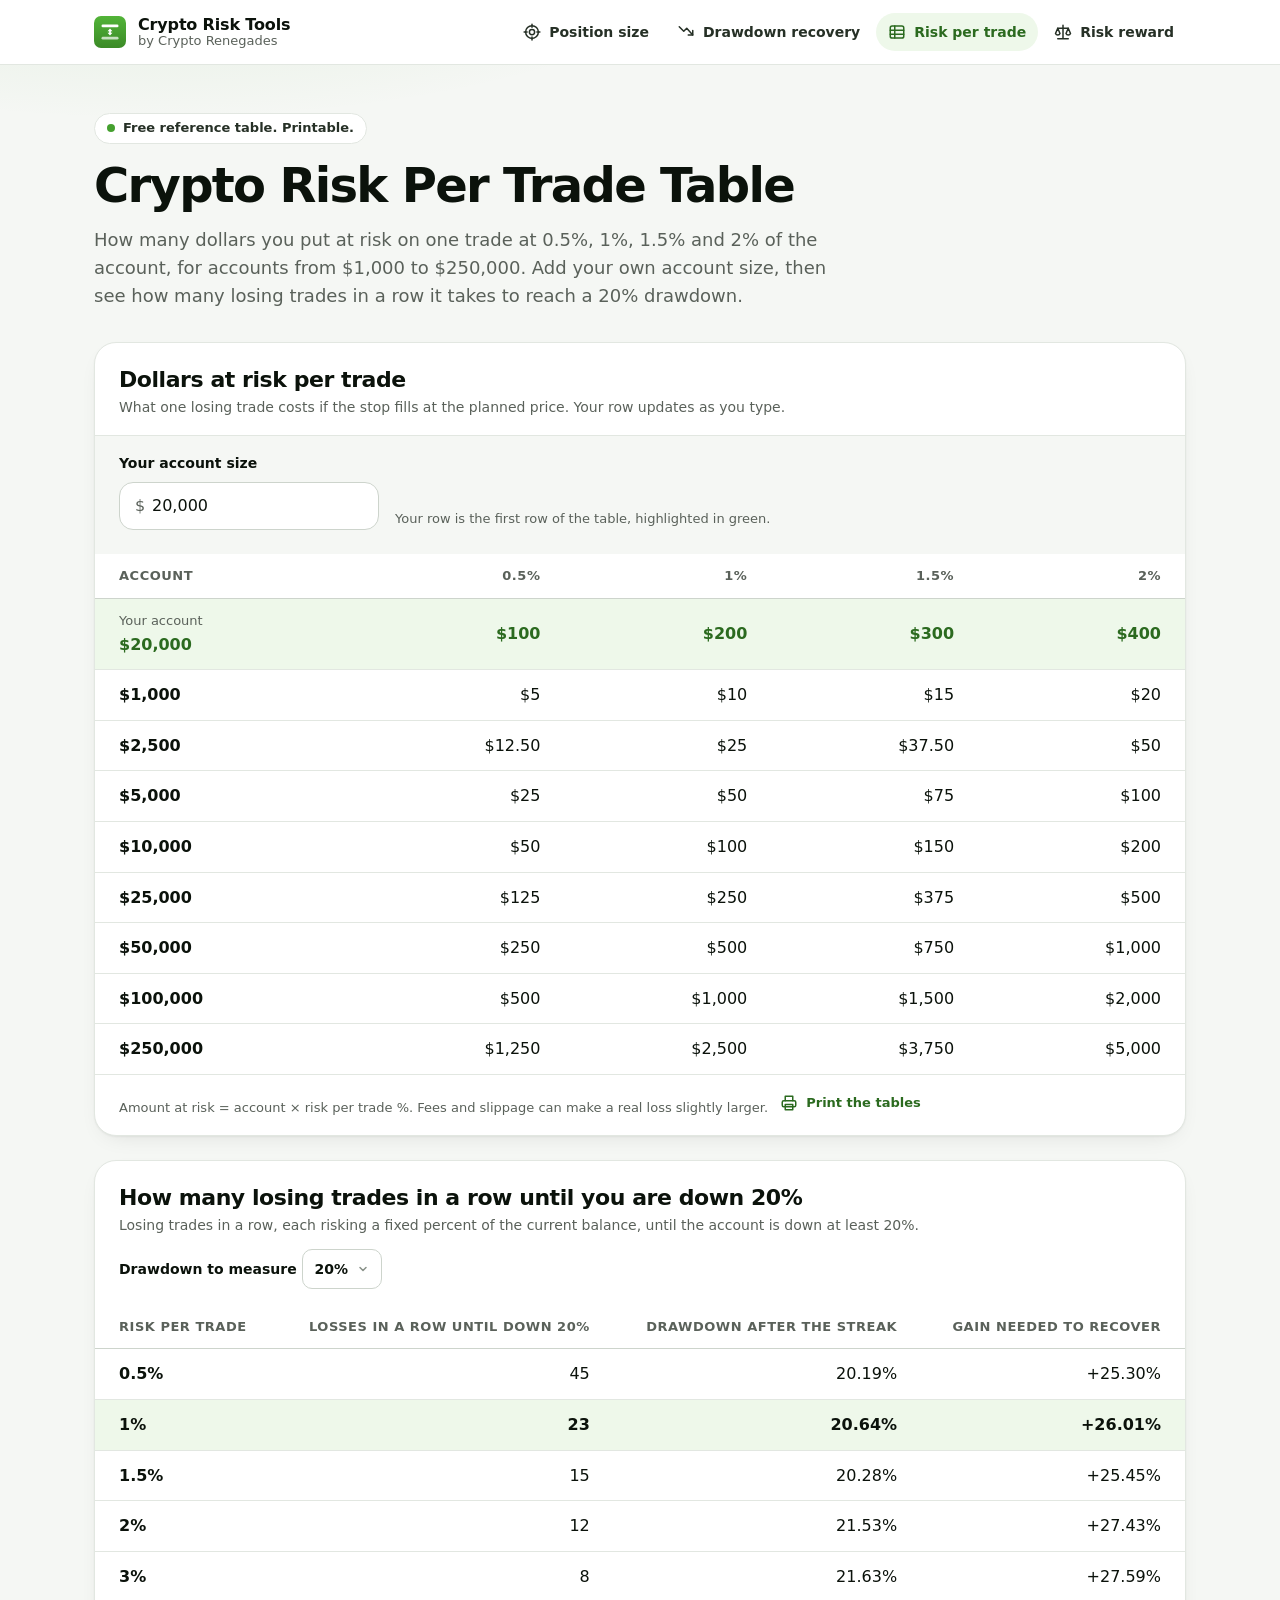
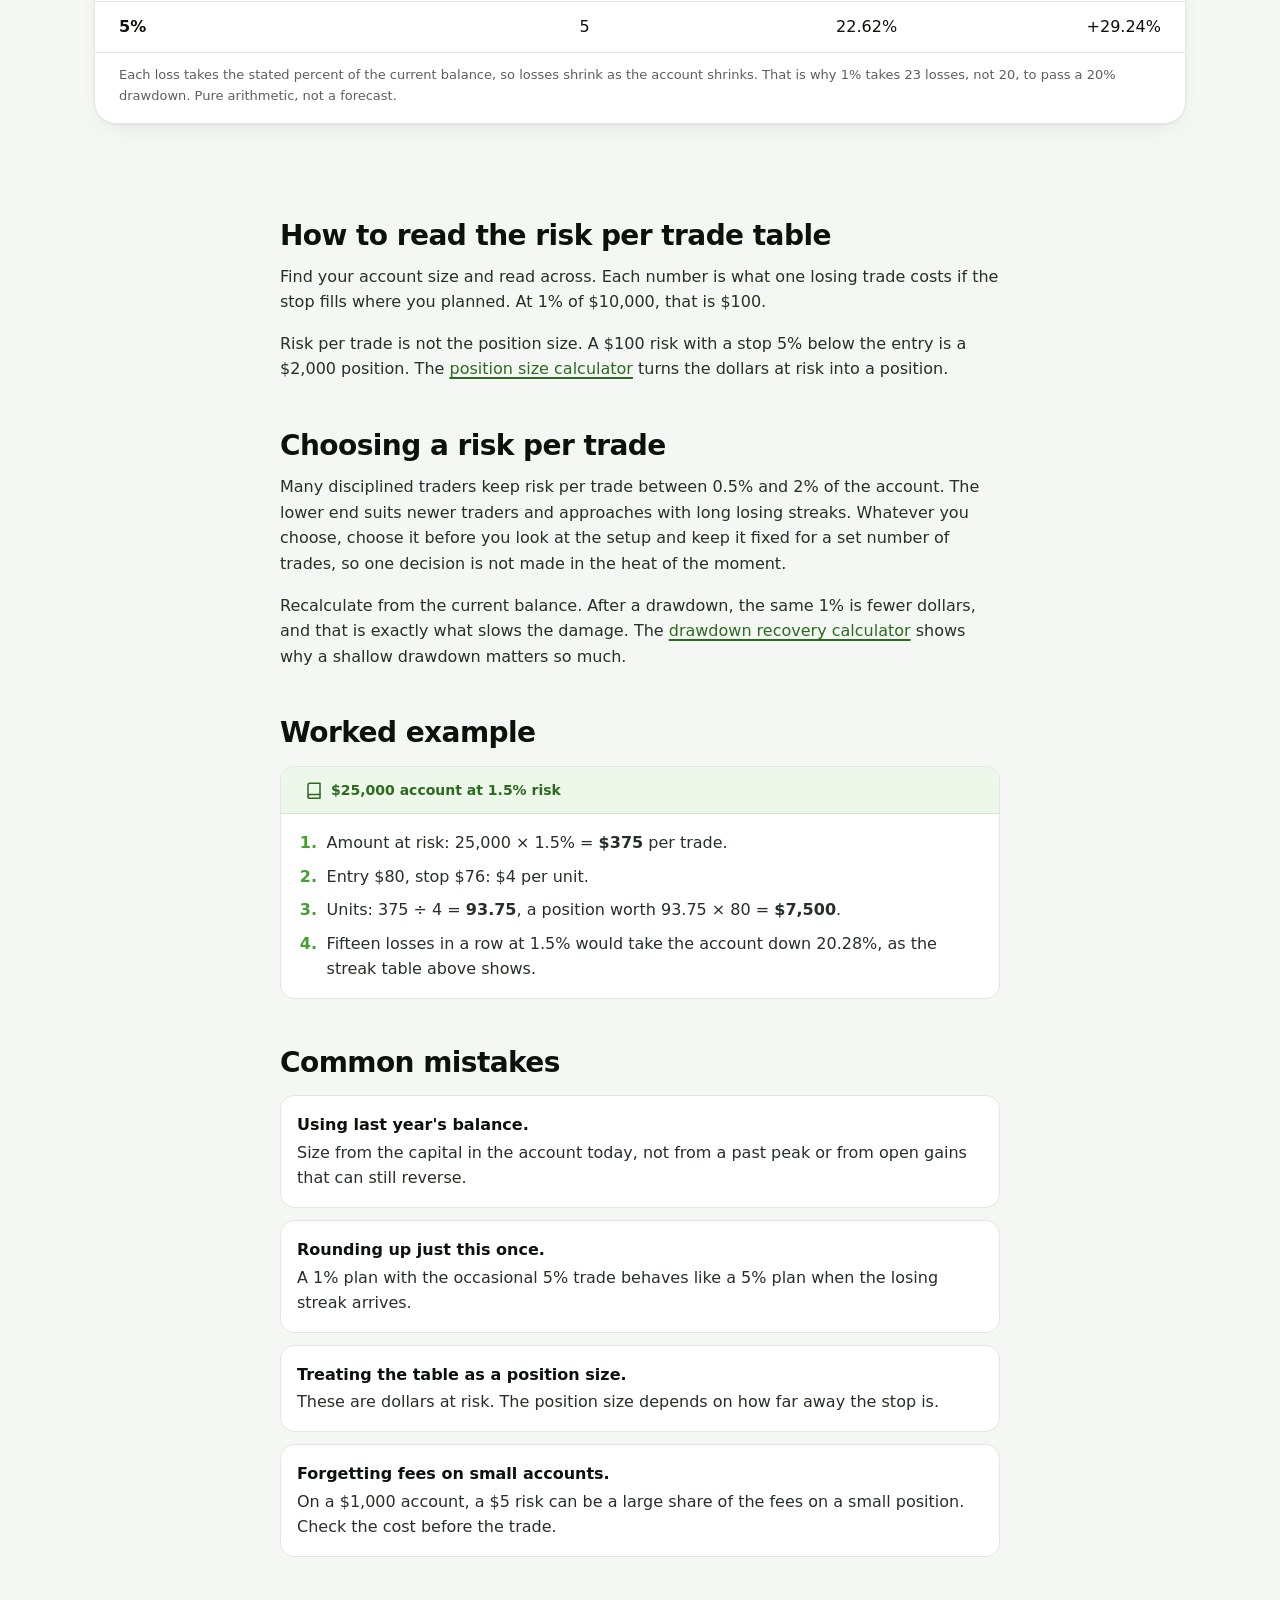
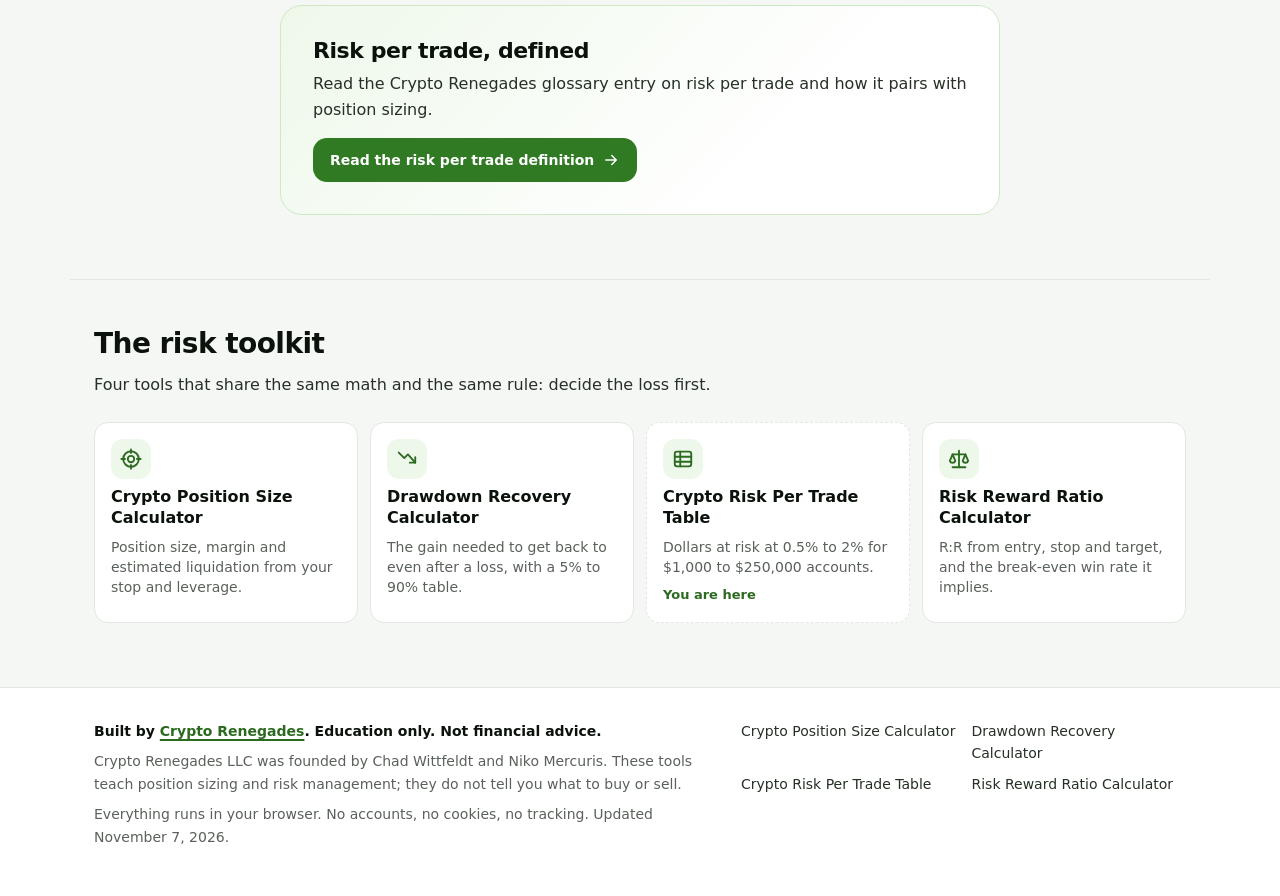
<file: risk-per-trade-table.html>
<!doctype html>
<html lang="en">
<head>
<meta charset="utf-8">
<meta name="viewport" content="width=device-width, initial-scale=1">
<title>Crypto Risk Per Trade Table: Dollars at Risk at 0.5% to 2%</title>
<meta name="description" content="Crypto risk per trade table: dollars at risk at 0.5%, 1%, 1.5% and 2% for accounts from $1,000 to $250,000, plus how many losses in a row reach a 20% drawdown.">
<link rel="canonical" href="https://cryptorenegades.github.io/crypto-risk-tools/risk-per-trade-table.html">
<meta name="robots" content="index, follow, max-image-preview:large">
<meta name="author" content="Crypto Renegades">
<meta property="og:type" content="website">
<meta property="og:site_name" content="Crypto Risk Tools by Crypto Renegades">
<meta property="og:title" content="Crypto Risk Per Trade Table: Dollars at Risk at 0.5% to 2%">
<meta property="og:description" content="Crypto risk per trade table: dollars at risk at 0.5%, 1%, 1.5% and 2% for accounts from $1,000 to $250,000, plus how many losses in a row reach a 20% drawdown.">
<meta property="og:url" content="https://cryptorenegades.github.io/crypto-risk-tools/risk-per-trade-table.html">
<meta property="og:image" content="https://cryptorenegades.github.io/crypto-risk-tools/og-risk-per-trade.png">
<meta property="og:image:width" content="1200">
<meta property="og:image:height" content="630">
<meta property="og:image:alt" content="Crypto Risk Per Trade Table">
<meta property="og:locale" content="en_US">
<meta name="twitter:card" content="summary_large_image">
<meta name="twitter:title" content="Crypto Risk Per Trade Table: Dollars at Risk at 0.5% to 2%">
<meta name="twitter:description" content="Crypto risk per trade table: dollars at risk at 0.5%, 1%, 1.5% and 2% for accounts from $1,000 to $250,000, plus how many losses in a row reach a 20% drawdown.">
<meta name="twitter:image" content="https://cryptorenegades.github.io/crypto-risk-tools/og-risk-per-trade.png">
<meta name="theme-color" content="#f5f7f4" media="(prefers-color-scheme: light)">
<meta name="theme-color" content="#090e09" media="(prefers-color-scheme: dark)">
<link rel="icon" href="favicon.svg" type="image/svg+xml">
<link rel="icon" href="favicon-32.png" sizes="32x32" type="image/png">
<link rel="apple-touch-icon" href="apple-touch-icon.png">
<link rel="stylesheet" href="site.css?v=2">
<script type="application/ld+json">
{
 "@context": "https://schema.org",
 "@graph": [
  {
   "@type": "EducationalOrganization",
   "@id": "https://www.cryptorenegades.co/#organization",
   "name": "Crypto Renegades",
   "legalName": "Crypto Renegades LLC",
   "description": "Crypto Renegades is a crypto education company that teaches everyday investors to run the crypto side of their portfolio with a written process: position sizing, risk per trade and discipline.",
   "sameAs": ["https://www.linkedin.com/company/crypto-renegades/", "https://www.youtube.com/@CryptoRenegades", "https://x.com/crypt0renegades", "https://www.facebook.com/CryptoRenegad3s", "https://www.instagram.com/crypto_renegades/", "https://www.tiktok.com/@crypto.renegades", "https://www.skool.com/cryptorenegades", "https://www.trustpilot.com/review/cryptorenegades.co", "https://github.com/cryptorenegades"],
   "url": "https://www.cryptorenegades.co/",
   "logo": {
    "@type": "ImageObject",
    "url": "https://www.cryptorenegades.co/brand/icon-512.png",
    "width": 512,
    "height": 512
   },
   "founder": [
    {
     "@type": "Person",
     "@id": "https://www.cryptorenegades.co/founders/chad-wittfeldt/#person",
     "name": "Chad Wittfeldt"
    },
    {
     "@type": "Person",
     "@id": "https://www.cryptorenegades.co/founders/niko-mercuris/#person",
     "name": "Niko Mercuris"
    }
   ]
  },
  {
   "@type": "WebSite",
   "@id": "https://cryptorenegades.github.io/crypto-risk-tools/#website",
   "name": "Crypto Risk Tools",
   "url": "https://cryptorenegades.github.io/crypto-risk-tools/",
   "inLanguage": "en-US",
   "publisher": {
    "@id": "https://www.cryptorenegades.co/#organization"
   }
  },
  {
   "@type": "WebPage",
   "@id": "https://cryptorenegades.github.io/crypto-risk-tools/risk-per-trade-table.html#webpage",
   "url": "https://cryptorenegades.github.io/crypto-risk-tools/risk-per-trade-table.html",
   "name": "Crypto Risk Per Trade Table: Dollars at Risk at 0.5% to 2%",
   "description": "Crypto risk per trade table: dollars at risk at 0.5%, 1%, 1.5% and 2% for accounts from $1,000 to $250,000, plus how many losses in a row reach a 20% drawdown.",
   "isPartOf": {
    "@id": "https://cryptorenegades.github.io/crypto-risk-tools/#website"
   },
   "publisher": {
    "@id": "https://www.cryptorenegades.co/#organization"
   },
   "inLanguage": "en-US",
   "dateModified": "2026-11-07",
   "primaryImageOfPage": {
    "@type": "ImageObject",
    "url": "https://cryptorenegades.github.io/crypto-risk-tools/og-risk-per-trade.png",
    "width": 1200,
    "height": 630
   },
   "breadcrumb": {
    "@type": "BreadcrumbList",
    "itemListElement": [
     {
      "@type": "ListItem",
      "position": 1,
      "name": "Crypto Risk Tools",
      "item": "https://cryptorenegades.github.io/crypto-risk-tools/"
     },
     {
      "@type": "ListItem",
      "position": 2,
      "name": "Crypto Risk Per Trade Table",
      "item": "https://cryptorenegades.github.io/crypto-risk-tools/risk-per-trade-table.html"
     }
    ]
   },
   "about": {
    "@type": "Thing",
    "name": "Risk per trade"
   }
  }
 ]
}
</script>
</head>
<body>
<a class="skip" href="#main">Skip to content</a>
<header class="site-head">
  <div class="wrap">
    <a class="brand" href="./"><svg class="brand-mark" width="32" height="32" viewBox="0 0 128 128" aria-hidden="true" focusable="false"><defs><linearGradient id="hm" x1="0" y1="0" x2="0" y2="1"><stop offset="0" stop-color="#52b438"/><stop offset="1" stop-color="#3b8a27"/></linearGradient></defs><rect width="128" height="128" rx="28" fill="url(#hm)"/><rect x="30" y="34" width="68" height="11" rx="5.5" fill="#fff"/><rect x="30" y="83" width="68" height="11" rx="5.5" fill="#fff" fill-opacity=".7"/><path d="M64 50 L74 61 H67.5 V67 H74 L64 78 L54 67 H60.5 V61 H54 Z" fill="#fff"/></svg><span><b>Crypto Risk Tools</b><small>by Crypto Renegades</small></span></a>
    <nav aria-label="Tools" class="nav-desk">
      <ul class="nav-list"><li><a href="./"><svg viewBox="0 0 24 24" fill="none" stroke="currentColor" stroke-width="2" stroke-linecap="round" stroke-linejoin="round" aria-hidden="true" focusable="false"><circle cx="12" cy="12" r="8.5"/><circle cx="12" cy="12" r="3.5"/><path d="M12 1.5v4M12 18.5v4M1.5 12h4M18.5 12h4"/></svg>Position size</a></li><li><a href="./drawdown-recovery-calculator.html"><svg viewBox="0 0 24 24" fill="none" stroke="currentColor" stroke-width="2" stroke-linecap="round" stroke-linejoin="round" aria-hidden="true" focusable="false"><path d="M3 5l6 6 4-4 8 9"/><path d="M15 16h6v-6"/></svg>Drawdown recovery</a></li><li><a href="./risk-per-trade-table.html" aria-current="page"><svg viewBox="0 0 24 24" fill="none" stroke="currentColor" stroke-width="2" stroke-linecap="round" stroke-linejoin="round" aria-hidden="true" focusable="false"><rect x="3" y="4" width="18" height="16" rx="2.5"/><path d="M3 9.5h18M3 15h18M9 4v16"/></svg>Risk per trade</a></li><li><a href="./risk-reward-ratio-calculator.html"><svg viewBox="0 0 24 24" fill="none" stroke="currentColor" stroke-width="2" stroke-linecap="round" stroke-linejoin="round" aria-hidden="true" focusable="false"><path d="M12 3v18M5 21h14"/><path d="M5 7h14"/><path d="M5 7l-3 7a3.2 3.2 0 0 0 6 0z"/><path d="M19 7l-3 7a3.2 3.2 0 0 0 6 0z"/></svg>Risk reward</a></li></ul>
    </nav>
    <nav aria-label="Tools" class="nav-mob">
      <details class="menu">
        <summary>Tools <svg viewBox="0 0 24 24" fill="none" stroke="currentColor" stroke-width="2" stroke-linecap="round" stroke-linejoin="round" aria-hidden="true" focusable="false"><path d="m6 9 6 6 6-6"/></svg></summary>
        <ul class="nav-list"><li><a href="./"><svg viewBox="0 0 24 24" fill="none" stroke="currentColor" stroke-width="2" stroke-linecap="round" stroke-linejoin="round" aria-hidden="true" focusable="false"><circle cx="12" cy="12" r="8.5"/><circle cx="12" cy="12" r="3.5"/><path d="M12 1.5v4M12 18.5v4M1.5 12h4M18.5 12h4"/></svg>Position size</a></li><li><a href="./drawdown-recovery-calculator.html"><svg viewBox="0 0 24 24" fill="none" stroke="currentColor" stroke-width="2" stroke-linecap="round" stroke-linejoin="round" aria-hidden="true" focusable="false"><path d="M3 5l6 6 4-4 8 9"/><path d="M15 16h6v-6"/></svg>Drawdown recovery</a></li><li><a href="./risk-per-trade-table.html" aria-current="page"><svg viewBox="0 0 24 24" fill="none" stroke="currentColor" stroke-width="2" stroke-linecap="round" stroke-linejoin="round" aria-hidden="true" focusable="false"><rect x="3" y="4" width="18" height="16" rx="2.5"/><path d="M3 9.5h18M3 15h18M9 4v16"/></svg>Risk per trade</a></li><li><a href="./risk-reward-ratio-calculator.html"><svg viewBox="0 0 24 24" fill="none" stroke="currentColor" stroke-width="2" stroke-linecap="round" stroke-linejoin="round" aria-hidden="true" focusable="false"><path d="M12 3v18M5 21h14"/><path d="M5 7h14"/><path d="M5 7l-3 7a3.2 3.2 0 0 0 6 0z"/><path d="M19 7l-3 7a3.2 3.2 0 0 0 6 0z"/></svg>Risk reward</a></li></ul>
      </details>
    </nav>
  </div>
</header>
<main id="main">
  <section class="hero">
    <div class="wrap">
      <p class="eyebrow">Free reference table. Printable.</p>
      <h1>Crypto Risk Per Trade Table</h1>
      <p class="lede">How many dollars you put at risk on one trade at 0.5%, 1%, 1.5% and 2% of the account, for accounts from $1,000 to $250,000. Add your own account size, then see how many losing trades in a row it takes to reach a 20% drawdown.</p>

      <div class="table-card" style="margin-top:var(--s6)">
        <header>
          <h2 id="table-h">Dollars at risk per trade</h2>
          <p>What one losing trade costs if the stop fills at the planned price. Your row updates as you type.</p>
        </header>
        <form class="inline-tool" id="risk-form" data-tool="risk" novalidate aria-label="Your account size">
          <div class="field">
              <label for="account">Your account size</label>
              <div class="input has-pre"><span class="affix pre" aria-hidden="true">$</span><input id="account" name="account" type="text" inputmode="decimal" autocomplete="off" spellcheck="false" value="20,000" aria-describedby="account-error"></div>
              
              <p class="error" id="account-error" hidden></p>
            </div>
          <p class="help" style="margin:0">Your row is the first row of the table, highlighted in green.</p>
        </form>
        <table class="data">
          <caption class="sr-only">Dollars at risk per trade at 0.5%, 1%, 1.5% and 2% of the account</caption>
          <thead><tr><th scope="col">Account</th><th scope="col">0.5%</th><th scope="col">1%</th><th scope="col">1.5%</th><th scope="col">2%</th></tr></thead>
          <tbody>
              <tr class="yours"><th scope="row"><span class="sub">Your account</span><span id="y-label">$20,000</span></th><td id="y-0">$100</td><td id="y-1">$200</td><td id="y-2">$300</td><td id="y-3">$400</td></tr>
              <tr><th scope="row">$1,000</th><td>$5</td><td>$10</td><td>$15</td><td>$20</td></tr>
              <tr><th scope="row">$2,500</th><td>$12.50</td><td>$25</td><td>$37.50</td><td>$50</td></tr>
              <tr><th scope="row">$5,000</th><td>$25</td><td>$50</td><td>$75</td><td>$100</td></tr>
              <tr><th scope="row">$10,000</th><td>$50</td><td>$100</td><td>$150</td><td>$200</td></tr>
              <tr><th scope="row">$25,000</th><td>$125</td><td>$250</td><td>$375</td><td>$500</td></tr>
              <tr><th scope="row">$50,000</th><td>$250</td><td>$500</td><td>$750</td><td>$1,000</td></tr>
              <tr><th scope="row">$100,000</th><td>$500</td><td>$1,000</td><td>$1,500</td><td>$2,000</td></tr>
              <tr><th scope="row">$250,000</th><td>$1,250</td><td>$2,500</td><td>$3,750</td><td>$5,000</td></tr>
          </tbody>
        </table>
        <footer>Amount at risk = account × risk per trade %. Fees and slippage can make a real loss slightly larger. <button type="button" class="btn btn-link no-print" id="print" style="vertical-align:baseline"><svg viewBox="0 0 24 24" fill="none" stroke="currentColor" stroke-width="2" stroke-linecap="round" stroke-linejoin="round" aria-hidden="true" focusable="false"><path d="M7 9V3h10v6"/><rect x="3" y="9" width="18" height="8" rx="2"/><path d="M7 14h10v7H7z"/></svg>Print the tables</button></footer>
      </div>
      <section class="table-card" style="margin-top:var(--s5)" aria-labelledby="streak-h">
          <header>
            <h2 id="streak-h">How many losing trades in a row until you are down 20%</h2>
            <p id="s-caption">Losing trades in a row, each risking a fixed percent of the current balance, until the account is down at least 20%.</p>
            <p style="margin-top:var(--s3)"><label for="down" style="font-weight:650;color:var(--ink)">Drawdown to measure </label>
              <select class="select" id="down" name="down" form="risk-form"><option value="10">10%</option><option value="20" selected>20%</option><option value="30">30%</option><option value="50">50%</option></select>
            </p>
          </header>
          <table class="data">
            <caption class="sr-only">Losing trades in a row until the account is down by the chosen percentage</caption>
            <thead><tr><th scope="col">Risk per trade</th><th scope="col" id="s-head">Losses in a row until down 20%</th><th scope="col">Drawdown after the streak</th><th scope="col" class="hide-sm">Gain needed to recover</th></tr></thead>
            <tbody>
              <tr><th scope="row">0.5%</th><td id="s-0-n">45</td><td id="s-0-dd">20.19%</td><td id="s-0-g" class="hide-sm">+25.30%</td></tr>
              <tr class="hl"><th scope="row">1%</th><td id="s-1-n">23</td><td id="s-1-dd">20.64%</td><td id="s-1-g" class="hide-sm">+26.01%</td></tr>
              <tr><th scope="row">1.5%</th><td id="s-2-n">15</td><td id="s-2-dd">20.28%</td><td id="s-2-g" class="hide-sm">+25.45%</td></tr>
              <tr><th scope="row">2%</th><td id="s-3-n">12</td><td id="s-3-dd">21.53%</td><td id="s-3-g" class="hide-sm">+27.43%</td></tr>
              <tr><th scope="row">3%</th><td id="s-4-n">8</td><td id="s-4-dd">21.63%</td><td id="s-4-g" class="hide-sm">+27.59%</td></tr>
              <tr><th scope="row">5%</th><td id="s-5-n">5</td><td id="s-5-dd">22.62%</td><td id="s-5-g" class="hide-sm">+29.24%</td></tr>
            </tbody>
          </table>
          <footer>Each loss takes the stated percent of the current balance, so losses shrink as the account shrinks. That is why 1% takes 23 losses, not 20, to pass a 20% drawdown. Pure arithmetic, not a forecast.</footer>
      </section>
    </div>
  </section>
  <div class="content">
    <div class="wrap prose-wrap">
      <section class="section" aria-labelledby="read-h">
        <h2 id="read-h">How to read the risk per trade table</h2>
        <p>Find your account size and read across. Each number is what one losing trade costs if the stop fills where you planned. At 1% of $10,000, that is $100.</p>
        <p>Risk per trade is not the position size. A $100 risk with a stop 5% below the entry is a $2,000 position. The <a href="./">position size calculator</a> turns the dollars at risk into a position.</p>
      </section>
      <section class="section" aria-labelledby="choose-h">
        <h2 id="choose-h">Choosing a risk per trade</h2>
        <p>Many disciplined traders keep risk per trade between 0.5% and 2% of the account. The lower end suits newer traders and approaches with long losing streaks. Whatever you choose, choose it before you look at the setup and keep it fixed for a set number of trades, so one decision is not made in the heat of the moment.</p>
        <p>Recalculate from the current balance. After a drawdown, the same 1% is fewer dollars, and that is exactly what slows the damage. The <a href="./drawdown-recovery-calculator.html">drawdown recovery calculator</a> shows why a shallow drawdown matters so much.</p>
      </section>
      <section class="section" aria-labelledby="ex-h">
        <h2 id="ex-h">Worked example</h2>
        <div class="example">
          <div class="example-head"><svg viewBox="0 0 24 24" fill="none" stroke="currentColor" stroke-width="2" stroke-linecap="round" stroke-linejoin="round" aria-hidden="true" focusable="false"><path d="M4 5.5A2.5 2.5 0 0 1 6.5 3H20v15H6.5A2.5 2.5 0 0 0 4 20.5z"/><path d="M4 20.5A2.5 2.5 0 0 0 6.5 23H20v-5"/></svg>$25,000 account at 1.5% risk</div>
          <ol><li>Amount at risk: 25,000 × 1.5% = <b>$375</b> per trade.</li><li>Entry $80, stop $76: $4 per unit.</li><li>Units: 375 ÷ 4 = <b>93.75</b>, a position worth 93.75 × 80 = <b>$7,500</b>.</li><li>Fifteen losses in a row at 1.5% would take the account down 20.28%, as the streak table above shows.</li></ol>
        </div>
      </section>
      <section class="section" aria-labelledby="mis-h">
        <h2 id="mis-h">Common mistakes</h2>
        <ul class="mistakes"><li><b>Using last year's balance.</b>Size from the capital in the account today, not from a past peak or from open gains that can still reverse.</li><li><b>Rounding up just this once.</b>A 1% plan with the occasional 5% trade behaves like a 5% plan when the losing streak arrives.</li><li><b>Treating the table as a position size.</b>These are dollars at risk. The position size depends on how far away the stop is.</li><li><b>Forgetting fees on small accounts.</b>On a $1,000 account, a $5 risk can be a large share of the fees on a small position. Check the cost before the trade.</li></ul>
      </section>
      <aside class="callout" aria-label="Further reading on Crypto Renegades">
        <div>
          <h2>Risk per trade, defined</h2>
          <p>Read the Crypto Renegades glossary entry on risk per trade and how it pairs with position sizing.</p>
        </div>
        <a class="btn btn-primary" href="https://www.cryptorenegades.co/glossary/risk-per-trade/">Read the risk per trade definition<svg viewBox="0 0 24 24" fill="none" stroke="currentColor" stroke-width="2" stroke-linecap="round" stroke-linejoin="round" aria-hidden="true" focusable="false"><path d="M5 12h14M13 6l6 6-6 6"/></svg></a>
      </aside>
    </div>
    <div class="wrap toolkit-wrap">
      <section class="section no-print" aria-labelledby="toolkit-h">
        <h2 id="toolkit-h">The risk toolkit</h2>
        <p>Four tools that share the same math and the same rule: decide the loss first.</p>
        <ul class="toolkit">
          <li><a href="./"><span class="ico"><svg viewBox="0 0 24 24" fill="none" stroke="currentColor" stroke-width="2" stroke-linecap="round" stroke-linejoin="round" aria-hidden="true" focusable="false"><circle cx="12" cy="12" r="8.5"/><circle cx="12" cy="12" r="3.5"/><path d="M12 1.5v4M12 18.5v4M1.5 12h4M18.5 12h4"/></svg></span><b>Crypto Position Size Calculator</b><span class="d">Position size, margin and estimated liquidation from your stop and leverage.</span></a></li>
          <li><a href="./drawdown-recovery-calculator.html"><span class="ico"><svg viewBox="0 0 24 24" fill="none" stroke="currentColor" stroke-width="2" stroke-linecap="round" stroke-linejoin="round" aria-hidden="true" focusable="false"><path d="M3 5l6 6 4-4 8 9"/><path d="M15 16h6v-6"/></svg></span><b>Drawdown Recovery Calculator</b><span class="d">The gain needed to get back to even after a loss, with a 5% to 90% table.</span></a></li>
          <li><a href="./risk-per-trade-table.html" aria-current="page"><span class="ico"><svg viewBox="0 0 24 24" fill="none" stroke="currentColor" stroke-width="2" stroke-linecap="round" stroke-linejoin="round" aria-hidden="true" focusable="false"><rect x="3" y="4" width="18" height="16" rx="2.5"/><path d="M3 9.5h18M3 15h18M9 4v16"/></svg></span><b>Crypto Risk Per Trade Table</b><span class="d">Dollars at risk at 0.5% to 2% for $1,000 to $250,000 accounts.</span><span class="here">You are here</span></a></li>
          <li><a href="./risk-reward-ratio-calculator.html"><span class="ico"><svg viewBox="0 0 24 24" fill="none" stroke="currentColor" stroke-width="2" stroke-linecap="round" stroke-linejoin="round" aria-hidden="true" focusable="false"><path d="M12 3v18M5 21h14"/><path d="M5 7h14"/><path d="M5 7l-3 7a3.2 3.2 0 0 0 6 0z"/><path d="M19 7l-3 7a3.2 3.2 0 0 0 6 0z"/></svg></span><b>Risk Reward Ratio Calculator</b><span class="d">R:R from entry, stop and target, and the break-even win rate it implies.</span></a></li>
        </ul>
      </section>
    </div>
  </div>
</main>
<footer class="site-foot">
  <div class="wrap foot-grid">
    <div>
      <p class="disclaimer">Built by <a href="https://www.cryptorenegades.co/">Crypto Renegades</a>. Education only. Not financial advice.</p>
      <p>Crypto Renegades LLC was founded by Chad Wittfeldt and Niko Mercuris. These tools teach position sizing and risk management; they do not tell you what to buy or sell.</p>
      <p>Everything runs in your browser. No accounts, no cookies, no tracking. Updated November 7, 2026.</p>
    </div>
    <nav aria-label="All tools">
      <ul class="foot-links"><li><a href="./">Crypto Position Size Calculator</a></li><li><a href="./drawdown-recovery-calculator.html">Drawdown Recovery Calculator</a></li><li><a href="./risk-per-trade-table.html">Crypto Risk Per Trade Table</a></li><li><a href="./risk-reward-ratio-calculator.html">Risk Reward Ratio Calculator</a></li></ul>
    </nav>
  </div>
</footer>
<p id="live" class="sr-only" aria-live="polite"></p>
<script src="calc.js?v=2"></script>
<script src="views.js?v=2"></script>
<script src="app.js?v=2"></script>
</body>
</html>
</file>
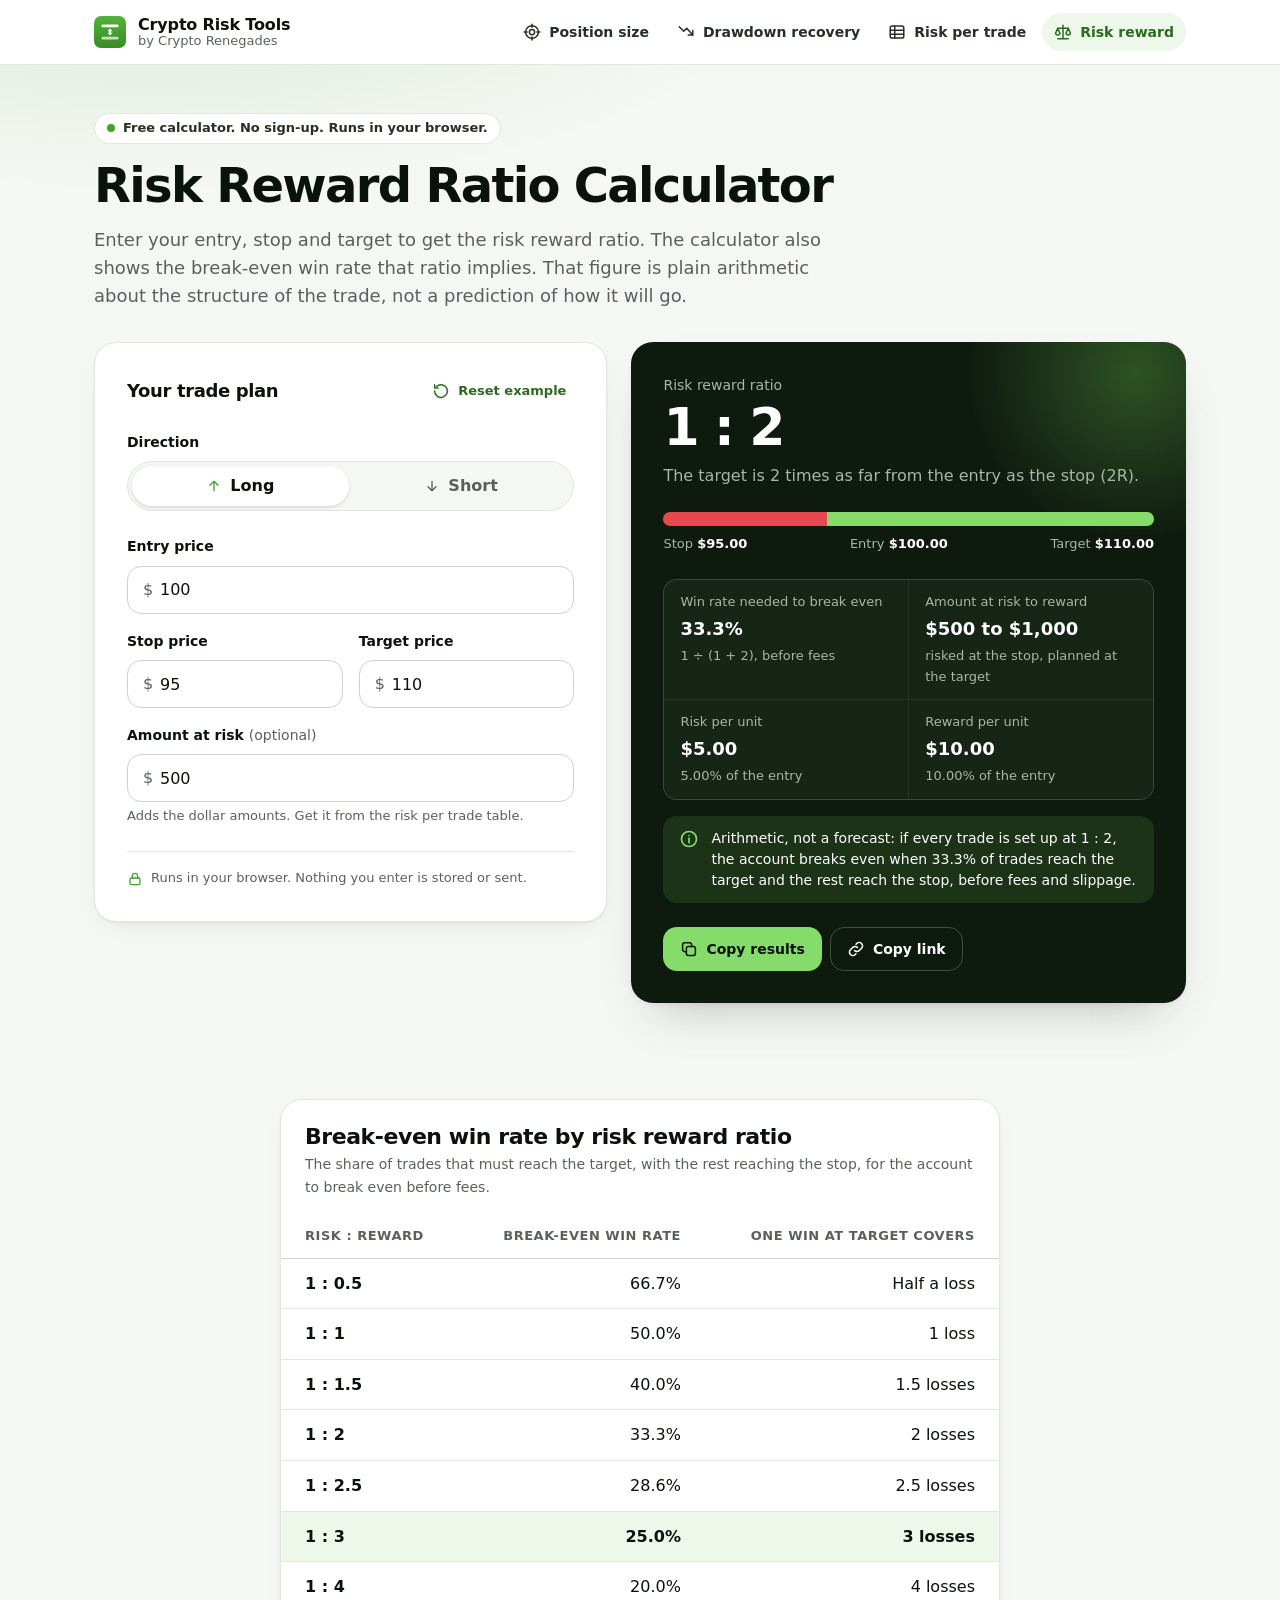
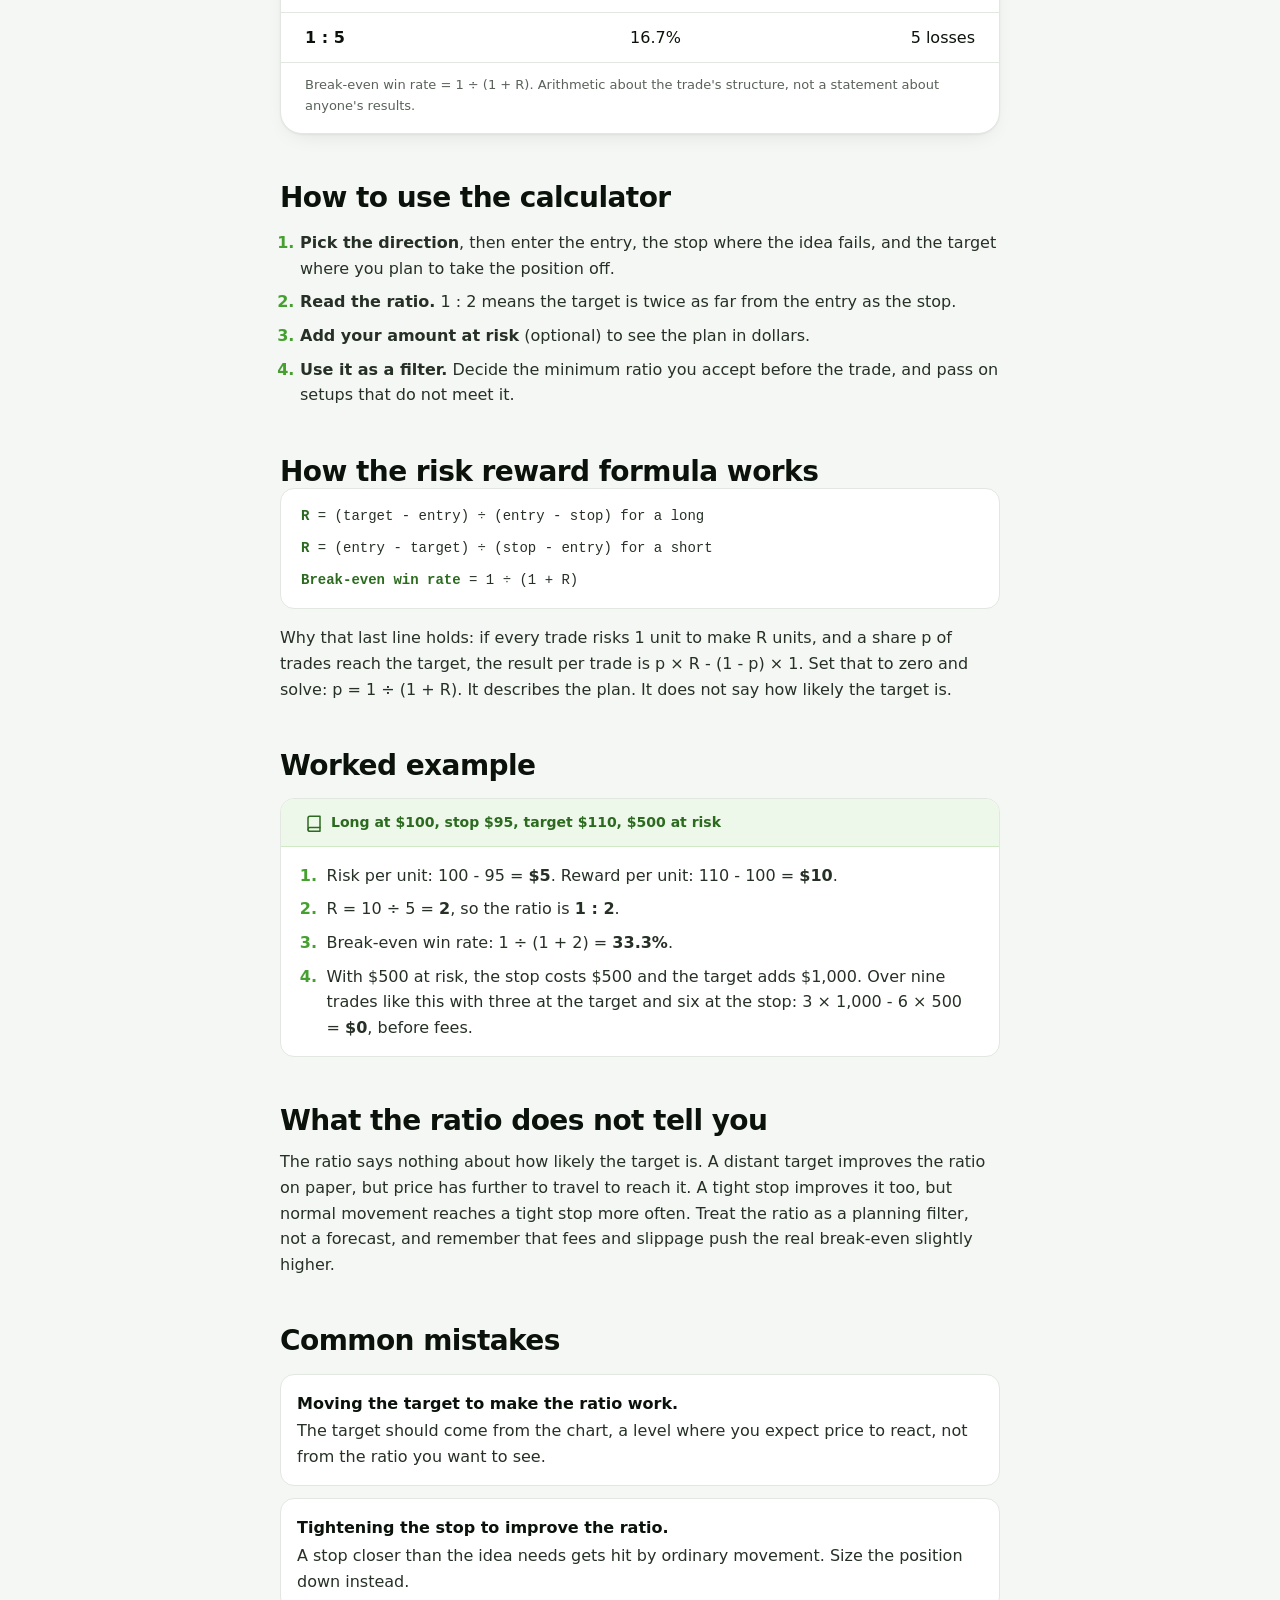
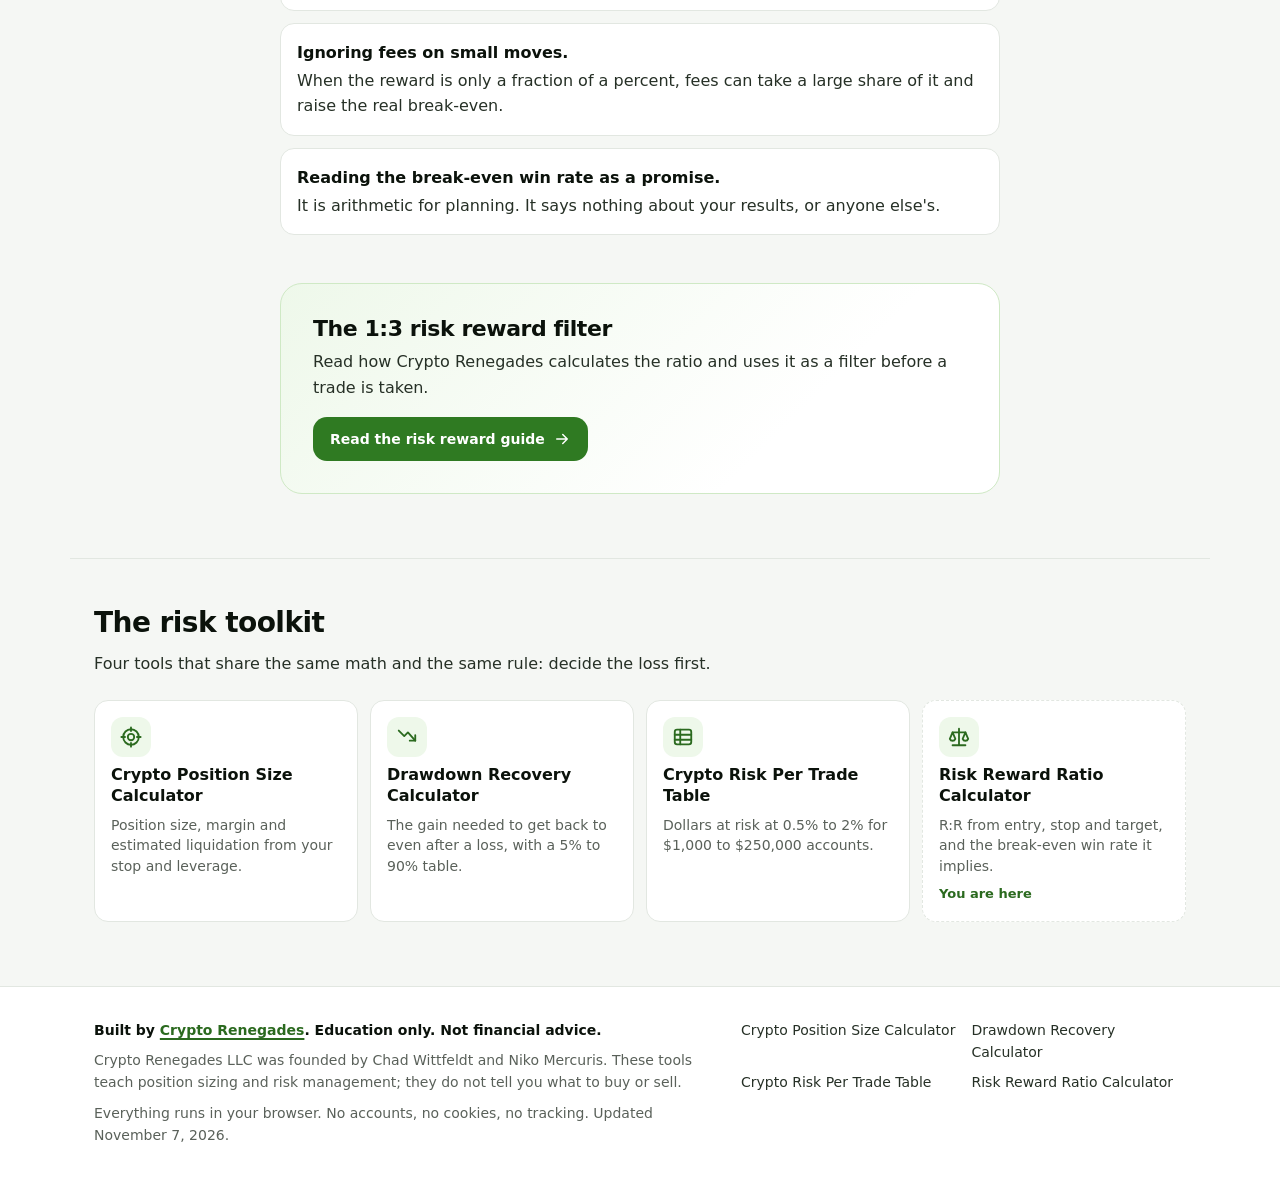
<file: risk-reward-ratio-calculator.html>
<!doctype html>
<html lang="en">
<head>
<meta charset="utf-8">
<meta name="viewport" content="width=device-width, initial-scale=1">
<title>Risk Reward Ratio Calculator with Break-Even Win Rate</title>
<meta name="description" content="Risk reward ratio calculator for crypto trades. Enter entry, stop and target to get the R:R ratio and the break-even win rate it implies, plus a table.">
<link rel="canonical" href="https://cryptorenegades.github.io/crypto-risk-tools/risk-reward-ratio-calculator.html">
<meta name="robots" content="index, follow, max-image-preview:large">
<meta name="author" content="Crypto Renegades">
<meta property="og:type" content="website">
<meta property="og:site_name" content="Crypto Risk Tools by Crypto Renegades">
<meta property="og:title" content="Risk Reward Ratio Calculator with Break-Even Win Rate">
<meta property="og:description" content="Risk reward ratio calculator for crypto trades. Enter entry, stop and target to get the R:R ratio and the break-even win rate it implies, plus a table.">
<meta property="og:url" content="https://cryptorenegades.github.io/crypto-risk-tools/risk-reward-ratio-calculator.html">
<meta property="og:image" content="https://cryptorenegades.github.io/crypto-risk-tools/og-risk-reward.png">
<meta property="og:image:width" content="1200">
<meta property="og:image:height" content="630">
<meta property="og:image:alt" content="Risk Reward Ratio Calculator">
<meta property="og:locale" content="en_US">
<meta name="twitter:card" content="summary_large_image">
<meta name="twitter:title" content="Risk Reward Ratio Calculator with Break-Even Win Rate">
<meta name="twitter:description" content="Risk reward ratio calculator for crypto trades. Enter entry, stop and target to get the R:R ratio and the break-even win rate it implies, plus a table.">
<meta name="twitter:image" content="https://cryptorenegades.github.io/crypto-risk-tools/og-risk-reward.png">
<meta name="theme-color" content="#f5f7f4" media="(prefers-color-scheme: light)">
<meta name="theme-color" content="#090e09" media="(prefers-color-scheme: dark)">
<link rel="icon" href="favicon.svg" type="image/svg+xml">
<link rel="icon" href="favicon-32.png" sizes="32x32" type="image/png">
<link rel="apple-touch-icon" href="apple-touch-icon.png">
<link rel="stylesheet" href="site.css?v=2">
<script type="application/ld+json">
{
 "@context": "https://schema.org",
 "@graph": [
  {
   "@type": "EducationalOrganization",
   "@id": "https://www.cryptorenegades.co/#organization",
   "name": "Crypto Renegades",
   "legalName": "Crypto Renegades LLC",
   "description": "Crypto Renegades is a crypto education company that teaches everyday investors to run the crypto side of their portfolio with a written process: position sizing, risk per trade and discipline.",
   "sameAs": ["https://www.linkedin.com/company/crypto-renegades/", "https://www.youtube.com/@CryptoRenegades", "https://x.com/crypt0renegades", "https://www.facebook.com/CryptoRenegad3s", "https://www.instagram.com/crypto_renegades/", "https://www.tiktok.com/@crypto.renegades", "https://www.skool.com/cryptorenegades", "https://www.trustpilot.com/review/cryptorenegades.co", "https://github.com/cryptorenegades"],
   "url": "https://www.cryptorenegades.co/",
   "logo": {
    "@type": "ImageObject",
    "url": "https://www.cryptorenegades.co/brand/icon-512.png",
    "width": 512,
    "height": 512
   },
   "founder": [
    {
     "@type": "Person",
     "@id": "https://www.cryptorenegades.co/founders/chad-wittfeldt/#person",
     "name": "Chad Wittfeldt"
    },
    {
     "@type": "Person",
     "@id": "https://www.cryptorenegades.co/founders/niko-mercuris/#person",
     "name": "Niko Mercuris"
    }
   ]
  },
  {
   "@type": "WebSite",
   "@id": "https://cryptorenegades.github.io/crypto-risk-tools/#website",
   "name": "Crypto Risk Tools",
   "url": "https://cryptorenegades.github.io/crypto-risk-tools/",
   "inLanguage": "en-US",
   "publisher": {
    "@id": "https://www.cryptorenegades.co/#organization"
   }
  },
  {
   "@type": "WebPage",
   "@id": "https://cryptorenegades.github.io/crypto-risk-tools/risk-reward-ratio-calculator.html#webpage",
   "url": "https://cryptorenegades.github.io/crypto-risk-tools/risk-reward-ratio-calculator.html",
   "name": "Risk Reward Ratio Calculator with Break-Even Win Rate",
   "description": "Risk reward ratio calculator for crypto trades. Enter entry, stop and target to get the R:R ratio and the break-even win rate it implies, plus a table.",
   "isPartOf": {
    "@id": "https://cryptorenegades.github.io/crypto-risk-tools/#website"
   },
   "publisher": {
    "@id": "https://www.cryptorenegades.co/#organization"
   },
   "inLanguage": "en-US",
   "dateModified": "2026-11-07",
   "primaryImageOfPage": {
    "@type": "ImageObject",
    "url": "https://cryptorenegades.github.io/crypto-risk-tools/og-risk-reward.png",
    "width": 1200,
    "height": 630
   },
   "breadcrumb": {
    "@type": "BreadcrumbList",
    "itemListElement": [
     {
      "@type": "ListItem",
      "position": 1,
      "name": "Crypto Risk Tools",
      "item": "https://cryptorenegades.github.io/crypto-risk-tools/"
     },
     {
      "@type": "ListItem",
      "position": 2,
      "name": "Risk Reward Ratio Calculator",
      "item": "https://cryptorenegades.github.io/crypto-risk-tools/risk-reward-ratio-calculator.html"
     }
    ]
   },
   "mainEntity": {
    "@id": "https://cryptorenegades.github.io/crypto-risk-tools/risk-reward-ratio-calculator.html#app"
   }
  },
  {
   "@type": "WebApplication",
   "@id": "https://cryptorenegades.github.io/crypto-risk-tools/risk-reward-ratio-calculator.html#app",
   "name": "Risk Reward Ratio Calculator",
   "url": "https://cryptorenegades.github.io/crypto-risk-tools/risk-reward-ratio-calculator.html",
   "description": "Risk reward ratio calculator for crypto trades. Enter entry, stop and target to get the R:R ratio and the break-even win rate it implies, plus a table.",
   "applicationCategory": "FinanceApplication",
   "operatingSystem": "Any",
   "browserRequirements": "Requires JavaScript",
   "isAccessibleForFree": true,
   "offers": {
    "@type": "Offer",
    "price": "0",
    "priceCurrency": "USD"
   },
   "publisher": {
    "@id": "https://www.cryptorenegades.co/#organization"
   },
   "creator": {
    "@id": "https://www.cryptorenegades.co/#organization"
   }
  }
 ]
}
</script>
</head>
<body>
<a class="skip" href="#main">Skip to content</a>
<header class="site-head">
  <div class="wrap">
    <a class="brand" href="./"><svg class="brand-mark" width="32" height="32" viewBox="0 0 128 128" aria-hidden="true" focusable="false"><defs><linearGradient id="hm" x1="0" y1="0" x2="0" y2="1"><stop offset="0" stop-color="#52b438"/><stop offset="1" stop-color="#3b8a27"/></linearGradient></defs><rect width="128" height="128" rx="28" fill="url(#hm)"/><rect x="30" y="34" width="68" height="11" rx="5.5" fill="#fff"/><rect x="30" y="83" width="68" height="11" rx="5.5" fill="#fff" fill-opacity=".7"/><path d="M64 50 L74 61 H67.5 V67 H74 L64 78 L54 67 H60.5 V61 H54 Z" fill="#fff"/></svg><span><b>Crypto Risk Tools</b><small>by Crypto Renegades</small></span></a>
    <nav aria-label="Tools" class="nav-desk">
      <ul class="nav-list"><li><a href="./"><svg viewBox="0 0 24 24" fill="none" stroke="currentColor" stroke-width="2" stroke-linecap="round" stroke-linejoin="round" aria-hidden="true" focusable="false"><circle cx="12" cy="12" r="8.5"/><circle cx="12" cy="12" r="3.5"/><path d="M12 1.5v4M12 18.5v4M1.5 12h4M18.5 12h4"/></svg>Position size</a></li><li><a href="./drawdown-recovery-calculator.html"><svg viewBox="0 0 24 24" fill="none" stroke="currentColor" stroke-width="2" stroke-linecap="round" stroke-linejoin="round" aria-hidden="true" focusable="false"><path d="M3 5l6 6 4-4 8 9"/><path d="M15 16h6v-6"/></svg>Drawdown recovery</a></li><li><a href="./risk-per-trade-table.html"><svg viewBox="0 0 24 24" fill="none" stroke="currentColor" stroke-width="2" stroke-linecap="round" stroke-linejoin="round" aria-hidden="true" focusable="false"><rect x="3" y="4" width="18" height="16" rx="2.5"/><path d="M3 9.5h18M3 15h18M9 4v16"/></svg>Risk per trade</a></li><li><a href="./risk-reward-ratio-calculator.html" aria-current="page"><svg viewBox="0 0 24 24" fill="none" stroke="currentColor" stroke-width="2" stroke-linecap="round" stroke-linejoin="round" aria-hidden="true" focusable="false"><path d="M12 3v18M5 21h14"/><path d="M5 7h14"/><path d="M5 7l-3 7a3.2 3.2 0 0 0 6 0z"/><path d="M19 7l-3 7a3.2 3.2 0 0 0 6 0z"/></svg>Risk reward</a></li></ul>
    </nav>
    <nav aria-label="Tools" class="nav-mob">
      <details class="menu">
        <summary>Tools <svg viewBox="0 0 24 24" fill="none" stroke="currentColor" stroke-width="2" stroke-linecap="round" stroke-linejoin="round" aria-hidden="true" focusable="false"><path d="m6 9 6 6 6-6"/></svg></summary>
        <ul class="nav-list"><li><a href="./"><svg viewBox="0 0 24 24" fill="none" stroke="currentColor" stroke-width="2" stroke-linecap="round" stroke-linejoin="round" aria-hidden="true" focusable="false"><circle cx="12" cy="12" r="8.5"/><circle cx="12" cy="12" r="3.5"/><path d="M12 1.5v4M12 18.5v4M1.5 12h4M18.5 12h4"/></svg>Position size</a></li><li><a href="./drawdown-recovery-calculator.html"><svg viewBox="0 0 24 24" fill="none" stroke="currentColor" stroke-width="2" stroke-linecap="round" stroke-linejoin="round" aria-hidden="true" focusable="false"><path d="M3 5l6 6 4-4 8 9"/><path d="M15 16h6v-6"/></svg>Drawdown recovery</a></li><li><a href="./risk-per-trade-table.html"><svg viewBox="0 0 24 24" fill="none" stroke="currentColor" stroke-width="2" stroke-linecap="round" stroke-linejoin="round" aria-hidden="true" focusable="false"><rect x="3" y="4" width="18" height="16" rx="2.5"/><path d="M3 9.5h18M3 15h18M9 4v16"/></svg>Risk per trade</a></li><li><a href="./risk-reward-ratio-calculator.html" aria-current="page"><svg viewBox="0 0 24 24" fill="none" stroke="currentColor" stroke-width="2" stroke-linecap="round" stroke-linejoin="round" aria-hidden="true" focusable="false"><path d="M12 3v18M5 21h14"/><path d="M5 7h14"/><path d="M5 7l-3 7a3.2 3.2 0 0 0 6 0z"/><path d="M19 7l-3 7a3.2 3.2 0 0 0 6 0z"/></svg>Risk reward</a></li></ul>
      </details>
    </nav>
  </div>
</header>
<main id="main">
  <section class="hero">
    <div class="wrap">
      <p class="eyebrow">Free calculator. No sign-up. Runs in your browser.</p>
      <h1>Risk Reward Ratio Calculator</h1>
      <p class="lede">Enter your entry, stop and target to get the risk reward ratio. The calculator also shows the break-even win rate that ratio implies. That figure is plain arithmetic about the structure of the trade, not a prediction of how it will go.</p>

      <div class="tool">
        <form class="card" id="calc" data-tool="rr" novalidate aria-label="Risk reward ratio calculator">
          <div class="form-head">
            <h2>Your trade plan</h2>
            <button type="button" class="btn btn-link" id="reset"><svg viewBox="0 0 24 24" fill="none" stroke="currentColor" stroke-width="2" stroke-linecap="round" stroke-linejoin="round" aria-hidden="true" focusable="false"><path d="M3.5 12a8.5 8.5 0 1 0 2.6-6.1"/><path d="M3.5 3.5v4.5H8"/></svg>Reset example</button>
          </div>
          <fieldset class="segmented">
            <legend>Direction</legend>
            <div class="seg"><label><input type="radio" name="side" value="long" checked><span><svg viewBox="0 0 24 24" fill="none" stroke="currentColor" stroke-width="2" stroke-linecap="round" stroke-linejoin="round" aria-hidden="true" focusable="false"><path d="M12 19V5M6 11l6-6 6 6"/></svg>Long</span></label><label><input type="radio" name="side" value="short"><span><svg viewBox="0 0 24 24" fill="none" stroke="currentColor" stroke-width="2" stroke-linecap="round" stroke-linejoin="round" aria-hidden="true" focusable="false"><path d="M12 5v14M6 13l6 6 6-6"/></svg>Short</span></label></div>
          </fieldset>
          <div class="fields">
            <div class="field full">
              <label for="entry">Entry price</label>
              <div class="input has-pre"><span class="affix pre" aria-hidden="true">$</span><input id="entry" name="entry" type="text" inputmode="decimal" autocomplete="off" spellcheck="false" value="100" aria-describedby="entry-error"></div>
              
              <p class="error" id="entry-error" hidden></p>
            </div>
            <div class="field">
              <label for="stop">Stop price</label>
              <div class="input has-pre"><span class="affix pre" aria-hidden="true">$</span><input id="stop" name="stop" type="text" inputmode="decimal" autocomplete="off" spellcheck="false" value="95" aria-describedby="stop-error"></div>
              
              <p class="error" id="stop-error" hidden></p>
            </div>
            <div class="field">
              <label for="target">Target price</label>
              <div class="input has-pre"><span class="affix pre" aria-hidden="true">$</span><input id="target" name="target" type="text" inputmode="decimal" autocomplete="off" spellcheck="false" value="110" aria-describedby="target-error"></div>
              
              <p class="error" id="target-error" hidden></p>
            </div>
            <div class="field full">
              <label for="riskAmount">Amount at risk <span class="opt">(optional)</span></label>
              <div class="input has-pre"><span class="affix pre" aria-hidden="true">$</span><input id="riskAmount" name="riskAmount" type="text" inputmode="decimal" autocomplete="off" spellcheck="false" value="500" aria-describedby="riskAmount-help riskAmount-error"></div>
              <p class="help" id="riskAmount-help">Adds the dollar amounts. Get it from the risk per trade table.</p>
              <p class="error" id="riskAmount-error" hidden></p>
            </div>
          </div>
          <div class="form-foot">
            <p><svg viewBox="0 0 24 24" fill="none" stroke="currentColor" stroke-width="2" stroke-linecap="round" stroke-linejoin="round" aria-hidden="true" focusable="false"><rect x="4.5" y="10.5" width="15" height="10" rx="2.5"/><path d="M8 10.5V7.5a4 4 0 0 1 8 0v3"/></svg>Runs in your browser. Nothing you enter is stored or sent.</p>
          </div>
        </form>

        <section class="panel" aria-labelledby="res-h">
          <h2 class="sr-only" id="res-h">Results</h2>
          <p class="label">Risk reward ratio</p>
          <p class="big" id="rr-ratio">1 : 2</p>
          <p class="big-sub" id="rr-sub">The target is 2 times as far from the entry as the stop (2R).</p>
          <div class="map" aria-hidden="true">
            <div class="map-bar"><span class="r" id="rr-bar-r" style="width:33.33%"></span><span class="w" id="rr-bar-w" style="width:66.67%"></span></div>
            <div class="map-legend"><span>Stop <b id="rr-l-stop">$95.00</b></span><span>Entry <b id="rr-l-entry">$100.00</b></span><span>Target <b id="rr-l-target">$110.00</b></span></div>
          </div>
          <dl class="stats">
            <div><dt>Win rate needed to break even</dt><dd id="rr-be">33.3%</dd><dd><small id="rr-be-sub">1 ÷ (1 + 2), before fees</small></dd></div>
            <div><dt>Amount at risk to reward</dt><dd id="rr-dollars">$500 to $1,000</dd><dd><small id="rr-dollars-sub">risked at the stop, planned at the target</small></dd></div>
            <div><dt>Risk per unit</dt><dd id="rr-risk">$5.00</dd><dd><small id="rr-risk-sub">5.00% of the entry</small></dd></div>
            <div><dt>Reward per unit</dt><dd id="rr-rew">$10.00</dd><dd><small id="rr-rew-sub">10.00% of the entry</small></dd></div>
          </dl>
          <p class="alert ok" id="rr-note-wrap"><svg viewBox="0 0 24 24" fill="none" stroke="currentColor" stroke-width="2" stroke-linecap="round" stroke-linejoin="round" aria-hidden="true" focusable="false"><circle cx="12" cy="12" r="9"/><path d="M12 11v5.5M12 7.8v.01"/></svg><span id="rr-note">Arithmetic, not a forecast: if every trade is set up at 1 : 2, the account breaks even when 33.3% of trades reach the target and the rest reach the stop, before fees and slippage.</span></p>
          <div class="actions">
            <button type="button" class="btn btn-primary" id="copy-results"><svg viewBox="0 0 24 24" fill="none" stroke="currentColor" stroke-width="2" stroke-linecap="round" stroke-linejoin="round" aria-hidden="true" focusable="false"><rect x="8.5" y="8.5" width="12" height="12" rx="2.5"/><path d="M15.5 8.5V6a2.5 2.5 0 0 0-2.5-2.5H6A2.5 2.5 0 0 0 3.5 6v7A2.5 2.5 0 0 0 6 15.5h2.5"/></svg>Copy results</button>
            <button type="button" class="btn btn-ghost" id="copy-link"><svg viewBox="0 0 24 24" fill="none" stroke="currentColor" stroke-width="2" stroke-linecap="round" stroke-linejoin="round" aria-hidden="true" focusable="false"><path d="M10 14a4.5 4.5 0 0 0 6.4 0l3-3a4.5 4.5 0 0 0-6.4-6.4l-1 1"/><path d="M14 10a4.5 4.5 0 0 0-6.4 0l-3 3a4.5 4.5 0 0 0 6.4 6.4l1-1"/></svg>Copy link</button>
            <span class="copied" id="copy-status" role="status"></span>
          </div>
        </section>
      </div>
    </div>
  </section>
  <div class="content">
    <div class="wrap prose-wrap">
      <section class="section" aria-labelledby="table-h">
        <div class="table-card">
          <header>
            <h2 id="table-h">Break-even win rate by risk reward ratio</h2>
            <p>The share of trades that must reach the target, with the rest reaching the stop, for the account to break even before fees.</p>
          </header>
          <table class="data">
            <caption class="sr-only">Break-even win rate for risk reward ratios from 1 : 0.5 to 1 : 5</caption>
            <thead><tr><th scope="col">Risk : reward</th><th scope="col">Break-even win rate</th><th scope="col">One win at target covers</th></tr></thead>
            <tbody>
              <tr><th scope="row">1 : 0.5</th><td>66.7%</td><td>Half a loss</td></tr>
              <tr><th scope="row">1 : 1</th><td>50.0%</td><td>1 loss</td></tr>
              <tr><th scope="row">1 : 1.5</th><td>40.0%</td><td>1.5 losses</td></tr>
              <tr><th scope="row">1 : 2</th><td>33.3%</td><td>2 losses</td></tr>
              <tr><th scope="row">1 : 2.5</th><td>28.6%</td><td>2.5 losses</td></tr>
              <tr class="hl"><th scope="row">1 : 3</th><td>25.0%</td><td>3 losses</td></tr>
              <tr><th scope="row">1 : 4</th><td>20.0%</td><td>4 losses</td></tr>
              <tr><th scope="row">1 : 5</th><td>16.7%</td><td>5 losses</td></tr>
            </tbody>
          </table>
          <footer>Break-even win rate = 1 ÷ (1 + R). Arithmetic about the trade's structure, not a statement about anyone's results.</footer>
        </div>
      </section>
      <section class="section" aria-labelledby="use-h">
        <h2 id="use-h">How to use the calculator</h2>
        <ol>
          <li><b>Pick the direction</b>, then enter the entry, the stop where the idea fails, and the target where you plan to take the position off.</li>
          <li><b>Read the ratio.</b> 1 : 2 means the target is twice as far from the entry as the stop.</li>
          <li><b>Add your amount at risk</b> (optional) to see the plan in dollars.</li>
          <li><b>Use it as a filter.</b> Decide the minimum ratio you accept before the trade, and pass on setups that do not meet it.</li>
        </ol>
      </section>
      <section class="section" aria-labelledby="formula-h">
        <h2 id="formula-h">How the risk reward formula works</h2>
        <ol class="formula">
          <li><b>R</b> = (target - entry) ÷ (entry - stop) for a long</li>
          <li><b>R</b> = (entry - target) ÷ (stop - entry) for a short</li>
          <li><b>Break-even win rate</b> = 1 ÷ (1 + R)</li>
        </ol>
        <p>Why that last line holds: if every trade risks 1 unit to make R units, and a share p of trades reach the target, the result per trade is p × R - (1 - p) × 1. Set that to zero and solve: p = 1 ÷ (1 + R). It describes the plan. It does not say how likely the target is.</p>
      </section>
      <section class="section" aria-labelledby="ex-h">
        <h2 id="ex-h">Worked example</h2>
        <div class="example">
          <div class="example-head"><svg viewBox="0 0 24 24" fill="none" stroke="currentColor" stroke-width="2" stroke-linecap="round" stroke-linejoin="round" aria-hidden="true" focusable="false"><path d="M4 5.5A2.5 2.5 0 0 1 6.5 3H20v15H6.5A2.5 2.5 0 0 0 4 20.5z"/><path d="M4 20.5A2.5 2.5 0 0 0 6.5 23H20v-5"/></svg>Long at $100, stop $95, target $110, $500 at risk</div>
          <ol><li>Risk per unit: 100 - 95 = <b>$5</b>. Reward per unit: 110 - 100 = <b>$10</b>.</li><li>R = 10 ÷ 5 = <b>2</b>, so the ratio is <b>1 : 2</b>.</li><li>Break-even win rate: 1 ÷ (1 + 2) = <b>33.3%</b>.</li><li>With $500 at risk, the stop costs $500 and the target adds $1,000. Over nine trades like this with three at the target and six at the stop: 3 × 1,000 - 6 × 500 = <b>$0</b>, before fees.</li></ol>
        </div>
      </section>
      <section class="section" aria-labelledby="not-h">
        <h2 id="not-h">What the ratio does not tell you</h2>
        <p>The ratio says nothing about how likely the target is. A distant target improves the ratio on paper, but price has further to travel to reach it. A tight stop improves it too, but normal movement reaches a tight stop more often. Treat the ratio as a planning filter, not a forecast, and remember that fees and slippage push the real break-even slightly higher.</p>
      </section>
      <section class="section" aria-labelledby="mis-h">
        <h2 id="mis-h">Common mistakes</h2>
        <ul class="mistakes"><li><b>Moving the target to make the ratio work.</b>The target should come from the chart, a level where you expect price to react, not from the ratio you want to see.</li><li><b>Tightening the stop to improve the ratio.</b>A stop closer than the idea needs gets hit by ordinary movement. Size the position down instead.</li><li><b>Ignoring fees on small moves.</b>When the reward is only a fraction of a percent, fees can take a large share of it and raise the real break-even.</li><li><b>Reading the break-even win rate as a promise.</b>It is arithmetic for planning. It says nothing about your results, or anyone else's.</li></ul>
      </section>
      <aside class="callout" aria-label="Further reading on Crypto Renegades">
        <div>
          <h2>The 1:3 risk reward filter</h2>
          <p>Read how Crypto Renegades calculates the ratio and uses it as a filter before a trade is taken.</p>
        </div>
        <a class="btn btn-primary" href="https://www.cryptorenegades.co/blog/risk-reward-filter/">Read the risk reward guide<svg viewBox="0 0 24 24" fill="none" stroke="currentColor" stroke-width="2" stroke-linecap="round" stroke-linejoin="round" aria-hidden="true" focusable="false"><path d="M5 12h14M13 6l6 6-6 6"/></svg></a>
      </aside>
    </div>
    <div class="wrap toolkit-wrap">
      <section class="section no-print" aria-labelledby="toolkit-h">
        <h2 id="toolkit-h">The risk toolkit</h2>
        <p>Four tools that share the same math and the same rule: decide the loss first.</p>
        <ul class="toolkit">
          <li><a href="./"><span class="ico"><svg viewBox="0 0 24 24" fill="none" stroke="currentColor" stroke-width="2" stroke-linecap="round" stroke-linejoin="round" aria-hidden="true" focusable="false"><circle cx="12" cy="12" r="8.5"/><circle cx="12" cy="12" r="3.5"/><path d="M12 1.5v4M12 18.5v4M1.5 12h4M18.5 12h4"/></svg></span><b>Crypto Position Size Calculator</b><span class="d">Position size, margin and estimated liquidation from your stop and leverage.</span></a></li>
          <li><a href="./drawdown-recovery-calculator.html"><span class="ico"><svg viewBox="0 0 24 24" fill="none" stroke="currentColor" stroke-width="2" stroke-linecap="round" stroke-linejoin="round" aria-hidden="true" focusable="false"><path d="M3 5l6 6 4-4 8 9"/><path d="M15 16h6v-6"/></svg></span><b>Drawdown Recovery Calculator</b><span class="d">The gain needed to get back to even after a loss, with a 5% to 90% table.</span></a></li>
          <li><a href="./risk-per-trade-table.html"><span class="ico"><svg viewBox="0 0 24 24" fill="none" stroke="currentColor" stroke-width="2" stroke-linecap="round" stroke-linejoin="round" aria-hidden="true" focusable="false"><rect x="3" y="4" width="18" height="16" rx="2.5"/><path d="M3 9.5h18M3 15h18M9 4v16"/></svg></span><b>Crypto Risk Per Trade Table</b><span class="d">Dollars at risk at 0.5% to 2% for $1,000 to $250,000 accounts.</span></a></li>
          <li><a href="./risk-reward-ratio-calculator.html" aria-current="page"><span class="ico"><svg viewBox="0 0 24 24" fill="none" stroke="currentColor" stroke-width="2" stroke-linecap="round" stroke-linejoin="round" aria-hidden="true" focusable="false"><path d="M12 3v18M5 21h14"/><path d="M5 7h14"/><path d="M5 7l-3 7a3.2 3.2 0 0 0 6 0z"/><path d="M19 7l-3 7a3.2 3.2 0 0 0 6 0z"/></svg></span><b>Risk Reward Ratio Calculator</b><span class="d">R:R from entry, stop and target, and the break-even win rate it implies.</span><span class="here">You are here</span></a></li>
        </ul>
      </section>
    </div>
  </div>
</main>
<footer class="site-foot">
  <div class="wrap foot-grid">
    <div>
      <p class="disclaimer">Built by <a href="https://www.cryptorenegades.co/">Crypto Renegades</a>. Education only. Not financial advice.</p>
      <p>Crypto Renegades LLC was founded by Chad Wittfeldt and Niko Mercuris. These tools teach position sizing and risk management; they do not tell you what to buy or sell.</p>
      <p>Everything runs in your browser. No accounts, no cookies, no tracking. Updated November 7, 2026.</p>
    </div>
    <nav aria-label="All tools">
      <ul class="foot-links"><li><a href="./">Crypto Position Size Calculator</a></li><li><a href="./drawdown-recovery-calculator.html">Drawdown Recovery Calculator</a></li><li><a href="./risk-per-trade-table.html">Crypto Risk Per Trade Table</a></li><li><a href="./risk-reward-ratio-calculator.html">Risk Reward Ratio Calculator</a></li></ul>
    </nav>
  </div>
</footer>
<p id="live" class="sr-only" aria-live="polite"></p>
<script src="calc.js?v=2"></script>
<script src="views.js?v=2"></script>
<script src="app.js?v=2"></script>
</body>
</html>
</file>
<file: site.css>
/* Crypto Risk Tools by Crypto Renegades. One stylesheet, no framework. */

/* ---------- tokens ---------- */
:root {
  color-scheme: light dark;

  /* brand */
  --green: #45a02f;
  --green-bright: #6bcc50;
  --green-strong: #2f7a22; /* buttons: 5.35:1 with white */
  --green-text: #2b6a1f; /* links and accents on white: 6.6:1 */
  --green-soft: #eef8ea;
  --green-line: #cfe9c5;

  /* neutrals */
  --bg: #f5f7f4;
  --card: #ffffff;
  --ink: #0b120b;
  --ink-2: #263026;
  --muted: #5a615a; /* 6.4:1 on white */
  --line: #e2e7e1;
  --line-strong: #cdd4cc;
  --field: #ffffff;

  /* result panel: dark in both themes */
  --panel: #0f1a0f;
  --panel-2: #172517;
  --panel-ink: #ffffff;
  --panel-muted: #a8b5a7;
  --panel-line: rgb(255 255 255 / 0.1);
  --panel-green: #86dc6b;

  /* status */
  --danger: #b42318;
  --danger-soft: #fdecea;
  --warn: #8a5a00;
  --warn-soft: #fff4dc;

  /* type scale (1.25 ratio, 16px base) */
  --fs-xs: 0.8125rem;
  --fs-sm: 0.875rem;
  --fs-base: 1rem;
  --fs-md: 1.125rem;
  --fs-lg: 1.375rem;
  --fs-xl: 1.75rem;
  --fs-2xl: clamp(2rem, 1.35rem + 2.6vw, 3rem);
  --font: system-ui, -apple-system, "Segoe UI", Roboto, "Helvetica Neue", Arial, sans-serif;
  --mono: ui-monospace, "SF Mono", Menlo, Consolas, "Liberation Mono", monospace;

  /* spacing scale (4px base) */
  --s1: 0.25rem;
  --s2: 0.5rem;
  --s3: 0.75rem;
  --s4: 1rem;
  --s5: 1.5rem;
  --s6: 2rem;
  --s7: 3rem;
  --s8: 4rem;
  --s9: 6rem;

  --radius-sm: 10px;
  --radius: 14px;
  --radius-lg: 22px;
  --shadow: 0 1px 2px rgb(16 24 16 / 0.05), 0 8px 24px -12px rgb(16 24 16 / 0.14);
  --shadow-lg: 0 2px 4px rgb(16 24 16 / 0.04), 0 24px 48px -24px rgb(16 24 16 / 0.28);
  --focus: 0 0 0 3px var(--bg), 0 0 0 5px var(--green-strong);

  --max: 1140px;
  --prose: 720px;
  --gutter: 16px;
}

@media (min-width: 640px) {
  :root {
    --gutter: 24px;
  }
}

@media (prefers-color-scheme: dark) {
  :root {
    --green-strong: #6bcc50;
    --green-text: #86dc6b;
    --green-soft: #142414;
    --green-line: #24412a;
    --bg: #090e09;
    --card: #111911;
    --ink: #e8ede7;
    --ink-2: #cdd6cc;
    --muted: #9fab9e;
    --line: #223022;
    --line-strong: #314231;
    --field: #0c130c;
    --panel: #152215;
    --panel-2: #1c2c1c;
    --danger: #ff8a8e;
    --danger-soft: #2a1414;
    --warn: #f5b942;
    --warn-soft: #2a2110;
    --shadow: 0 1px 2px rgb(0 0 0 / 0.4), 0 8px 24px -12px rgb(0 0 0 / 0.6);
    --shadow-lg: 0 24px 48px -24px rgb(0 0 0 / 0.7);
  }
}

/* ---------- base ---------- */
*,
*::before,
*::after {
  box-sizing: border-box;
}
html {
  -webkit-text-size-adjust: 100%;
  text-size-adjust: 100%;
}
body {
  margin: 0;
  background: var(--bg);
  color: var(--ink);
  font: 400 var(--fs-base) / 1.6 var(--font);
  -webkit-font-smoothing: antialiased;
  overflow-wrap: break-word;
}
img,
svg {
  display: block;
  max-width: 100%;
}
h1,
h2,
h3 {
  margin: 0;
  line-height: 1.15;
  letter-spacing: -0.02em;
  color: var(--ink);
  text-wrap: balance;
}
h1 {
  font-size: var(--fs-2xl);
  font-weight: 800;
  letter-spacing: -0.035em;
  line-height: 1.05;
}
h2 {
  font-size: var(--fs-xl);
  font-weight: 750;
}
h3 {
  font-size: var(--fs-md);
  font-weight: 700;
  letter-spacing: -0.01em;
}
p {
  margin: 0;
}
a {
  color: var(--green-text);
  text-decoration-thickness: 1.5px;
  text-underline-offset: 3px;
}
a:hover {
  text-decoration-thickness: 2.5px;
}
:focus-visible {
  outline: none;
  box-shadow: var(--focus);
  border-radius: 6px;
}
.sr-only {
  position: absolute;
  width: 1px;
  height: 1px;
  padding: 0;
  margin: -1px;
  overflow: hidden;
  clip: rect(0 0 0 0);
  white-space: nowrap;
  border: 0;
}
.skip {
  position: absolute;
  left: var(--s4);
  top: -100px;
  z-index: 10;
  background: var(--card);
  color: var(--ink);
  padding: var(--s2) var(--s4);
  border-radius: var(--radius-sm);
  font-weight: 600;
}
.skip:focus {
  top: var(--s3);
}
.num,
.tabular {
  font-variant-numeric: tabular-nums;
}
.wrap {
  width: 100%;
  max-width: var(--max);
  margin-inline: auto;
  padding-inline: var(--gutter);
}
.prose-wrap {
  max-width: calc(var(--prose) + 2 * var(--gutter));
}

/* ---------- header ---------- */
.site-head {
  background: var(--card);
  border-bottom: 1px solid var(--line);
}
.site-head .wrap {
  display: flex;
  align-items: center;
  justify-content: space-between;
  gap: var(--s4);
  min-height: 64px;
}
.brand {
  display: inline-flex;
  align-items: center;
  gap: var(--s3);
  color: var(--ink);
  text-decoration: none;
  line-height: 1.1;
}
.brand-mark {
  width: 32px;
  height: 32px;
  flex: none;
}
.brand b {
  display: block;
  font-size: var(--fs-base);
  font-weight: 800;
  letter-spacing: -0.01em;
}
.brand small {
  display: block;
  font-size: var(--fs-xs);
  color: var(--muted);
  font-weight: 500;
}
.nav-list {
  display: flex;
  gap: var(--s1);
  list-style: none;
  margin: 0;
  padding: 0;
}
.nav-list a {
  display: inline-flex;
  align-items: center;
  gap: var(--s2);
  padding: var(--s2) var(--s3);
  border-radius: 999px;
  color: var(--ink-2);
  text-decoration: none;
  font-size: var(--fs-sm);
  font-weight: 600;
  white-space: nowrap;
}
.nav-list a:hover {
  background: var(--bg);
  color: var(--ink);
}
.nav-list a[aria-current="page"] {
  background: var(--green-soft);
  color: var(--green-text);
}
.nav-list svg {
  width: 18px;
  height: 18px;
  flex: none;
}
.menu {
  position: relative;
}
.nav-mob {
  display: none;
}
.chart [hidden] {
  display: none;
}
@media (max-width: 959px) {
  .nav-desk {
    display: none;
  }
  .nav-mob {
    display: block;
  }
  .menu > summary {
    display: inline-flex;
    align-items: center;
    gap: var(--s2);
    list-style: none;
    cursor: pointer;
    padding: var(--s2) var(--s3);
    border: 1px solid var(--line-strong);
    border-radius: 999px;
    font-size: var(--fs-sm);
    font-weight: 650;
    color: var(--ink);
    min-height: 40px;
  }
  .menu > summary::-webkit-details-marker {
    display: none;
  }
  .menu > summary svg {
    width: 16px;
    height: 16px;
    transition: transform 0.15s;
  }
  .menu[open] > summary svg {
    transform: rotate(180deg);
  }
  .menu > .nav-list {
    position: absolute;
    right: 0;
    top: calc(100% + 8px);
    z-index: 20;
    flex-direction: column;
    width: min(300px, calc(100vw - 2 * var(--gutter)));
    padding: var(--s2);
    background: var(--card);
    border: 1px solid var(--line);
    border-radius: var(--radius);
    box-shadow: var(--shadow-lg);
  }
  .menu > .nav-list a {
    display: flex;
    border-radius: var(--radius-sm);
    padding: var(--s3);
    font-size: var(--fs-base);
  }
}

/* ---------- hero ---------- */
.hero {
  padding: var(--s7) 0 var(--s6);
  background:
    radial-gradient(900px 320px at 12% -10%, color-mix(in srgb, var(--green) 14%, transparent), transparent 70%),
    var(--bg);
}
.eyebrow {
  display: inline-flex;
  align-items: center;
  gap: var(--s2);
  margin-bottom: var(--s4);
  padding: var(--s1) var(--s3);
  border-radius: 999px;
  background: var(--card);
  border: 1px solid var(--line);
  font-size: var(--fs-xs);
  font-weight: 650;
  color: var(--ink-2);
}
.eyebrow::before {
  content: "";
  width: 8px;
  height: 8px;
  border-radius: 50%;
  background: var(--green);
}
@media (max-width: 639px) {
  .hero {
    padding-top: var(--s6);
  }
  .lede {
    font-size: var(--fs-base);
  }
  .card,
  .panel {
    padding: var(--s5) var(--s4);
  }
}
.lede {
  margin-top: var(--s4);
  max-width: 66ch;
  font-size: var(--fs-md);
  color: var(--muted);
  line-height: 1.55;
}

/* ---------- tool layout ---------- */
.tool {
  display: grid;
  gap: var(--s4);
  margin-top: var(--s6);
}
@media (min-width: 960px) {
  .tool {
    grid-template-columns: minmax(0, 1fr) minmax(0, 1.08fr);
    gap: var(--s5);
    align-items: start;
  }
}
.card {
  background: var(--card);
  border: 1px solid var(--line);
  border-radius: var(--radius-lg);
  box-shadow: var(--shadow);
  padding: var(--s5);
}
@media (min-width: 640px) {
  .card {
    padding: var(--s6);
  }
}
.form-head {
  display: flex;
  justify-content: space-between;
  align-items: center;
  gap: var(--s3);
  margin-bottom: var(--s5);
}
.form-head h2 {
  font-size: var(--fs-md);
}

/* segmented long/short control: native radios */
.segmented {
  border: 0;
  margin: 0 0 var(--s5);
  padding: 0;
  min-width: 0;
}
.segmented legend {
  font-size: var(--fs-sm);
  font-weight: 650;
  margin-bottom: var(--s2);
  padding: 0;
}
.seg {
  display: grid;
  grid-template-columns: 1fr 1fr;
  gap: 4px;
  padding: 4px;
  border-radius: 999px;
  background: var(--bg);
  border: 1px solid var(--line);
}
.seg label {
  position: relative;
}
.seg input {
  position: absolute;
  opacity: 0;
  inset: 0;
  margin: 0;
  cursor: pointer;
}
.seg span {
  display: flex;
  justify-content: center;
  align-items: center;
  gap: var(--s2);
  min-height: 40px;
  border-radius: 999px;
  font-weight: 650;
  color: var(--muted);
  transition: background 0.15s, color 0.15s;
}
.seg svg {
  width: 16px;
  height: 16px;
}
.seg input:checked + span {
  background: var(--card);
  color: var(--ink);
  box-shadow: 0 1px 2px rgb(0 0 0 / 0.08), 0 2px 8px -4px rgb(0 0 0 / 0.2);
}
.seg input[value="long"]:checked + span svg {
  color: var(--green);
}
.seg input[value="short"]:checked + span svg {
  color: var(--danger);
}
.seg input:focus-visible + span {
  box-shadow: var(--focus);
}

/* fields */
.fields {
  display: grid;
  grid-template-columns: minmax(0, 1fr) minmax(0, 1fr);
  gap: var(--s4) var(--s3);
}
@media (min-width: 520px) {
  .fields {
    gap: var(--s4);
  }
}
.field.full {
  grid-column: 1 / -1;
}
.field label {
  display: block;
  font-size: var(--fs-sm);
  font-weight: 650;
  margin-bottom: var(--s2);
}
.field .opt {
  font-weight: 500;
  color: var(--muted);
}
.input {
  position: relative;
}
.input input {
  width: 100%;
  height: 48px;
  padding: 0 var(--s4);
  border: 1px solid var(--line-strong);
  border-radius: var(--radius);
  background: var(--field);
  color: var(--ink);
  font: 500 var(--fs-base) / 1 var(--font);
  font-variant-numeric: tabular-nums;
  transition: border-color 0.15s, box-shadow 0.15s;
  -webkit-appearance: none;
  appearance: none;
}
.input input::placeholder {
  color: var(--muted);
  opacity: 0.75;
}
.input input:hover {
  border-color: var(--muted);
}
.input input:focus {
  outline: none;
  border-color: var(--green-strong);
  box-shadow: 0 0 0 3px color-mix(in srgb, var(--green) 28%, transparent);
}
.input input[aria-invalid="true"] {
  border-color: var(--danger);
  box-shadow: 0 0 0 3px color-mix(in srgb, var(--danger) 18%, transparent);
}
.input .affix {
  position: absolute;
  top: 50%;
  transform: translateY(-50%);
  color: var(--muted);
  pointer-events: none;
  font-weight: 500;
}
.input .pre {
  left: var(--s4);
}
.input .suf {
  right: var(--s4);
}
.input.has-pre input {
  padding-left: 2rem;
}
.input.has-suf input {
  padding-right: 2.25rem;
}
.help {
  margin-top: var(--s1);
  font-size: var(--fs-xs);
  color: var(--muted);
}
.error {
  margin-top: var(--s1);
  font-size: var(--fs-xs);
  font-weight: 600;
  color: var(--danger);
}
.error[hidden],
.help[hidden] {
  display: none;
}
.form-foot {
  display: flex;
  flex-wrap: wrap;
  justify-content: space-between;
  align-items: center;
  gap: var(--s3);
  margin-top: var(--s5);
  padding-top: var(--s4);
  border-top: 1px solid var(--line);
  font-size: var(--fs-xs);
  color: var(--muted);
}
.form-foot p {
  display: flex;
  align-items: center;
  gap: var(--s2);
}
.form-foot svg {
  width: 16px;
  height: 16px;
  flex: none;
  color: var(--green);
}

/* quick-pick chips */
.chips {
  display: flex;
  flex-wrap: wrap;
  align-items: center;
  gap: var(--s2);
  margin-top: var(--s5);
}
.chips > span {
  font-size: var(--fs-sm);
  font-weight: 650;
  margin-right: var(--s1);
}
.chip {
  min-height: 36px;
  padding: 0 var(--s3);
  border-radius: 999px;
  border: 1px solid var(--line-strong);
  background: var(--card);
  color: var(--ink);
  font: 600 var(--fs-sm) / 1 var(--font);
  font-variant-numeric: tabular-nums;
  cursor: pointer;
}
.chip:hover {
  border-color: var(--green);
  background: var(--green-soft);
}

/* ---------- buttons ---------- */
.btn {
  display: inline-flex;
  align-items: center;
  justify-content: center;
  gap: var(--s2);
  min-height: 44px;
  padding: 0 var(--s4);
  border-radius: var(--radius);
  border: 1px solid transparent;
  font: 650 var(--fs-sm) / 1 var(--font);
  text-decoration: none;
  cursor: pointer;
  transition: background 0.15s, border-color 0.15s, transform 0.1s;
  white-space: nowrap;
}
.btn:active {
  transform: translateY(1px);
}
.btn svg {
  width: 18px;
  height: 18px;
  flex: none;
}
.btn-primary {
  background: var(--green-strong);
  color: #fff;
}
.btn-primary:hover {
  background: color-mix(in srgb, var(--green-strong) 88%, #000);
}
.btn-ghost {
  background: transparent;
  color: var(--ink);
  border-color: var(--line-strong);
}
.btn-ghost:hover {
  background: var(--bg);
}
.btn-link {
  min-height: 32px;
  padding: 0 var(--s2);
  background: none;
  border: 0;
  color: var(--green-text);
  font-size: var(--fs-xs);
}
.btn-link:hover {
  text-decoration: underline;
}
@media (prefers-color-scheme: dark) {
  .btn-primary {
    color: #071107;
  }
  .btn-primary:hover {
    background: color-mix(in srgb, var(--green-strong) 85%, #fff);
  }
}

/* ---------- result panel ---------- */
.panel {
  position: relative;
  overflow: hidden;
  isolation: isolate;
  border-radius: var(--radius-lg);
  background: var(--panel);
  color: var(--panel-ink);
  padding: var(--s5);
  box-shadow: var(--shadow-lg);
}
@media (min-width: 640px) {
  .panel {
    padding: var(--s6);
  }
}
.panel::before {
  content: "";
  position: absolute;
  z-index: -1;
  top: -140px;
  right: -120px;
  width: 340px;
  height: 340px;
  border-radius: 50%;
  background: radial-gradient(closest-side, rgb(107 204 80 / 0.32), transparent);
}
@media (prefers-color-scheme: dark) {
  .panel {
    border: 1px solid var(--line-strong);
  }
}
.panel .label {
  font-size: var(--fs-sm);
  color: var(--panel-muted);
}
.big {
  margin-top: var(--s1);
  font-size: clamp(2.25rem, 1.6rem + 2.6vw, 3.25rem);
  font-weight: 800;
  letter-spacing: -0.035em;
  line-height: 1.05;
  font-variant-numeric: tabular-nums;
}
.big-sub {
  margin-top: var(--s2);
  color: var(--panel-muted);
  font-variant-numeric: tabular-nums;
}
.stats {
  display: grid;
  grid-template-columns: 1fr 1fr;
  gap: 1px;
  margin: var(--s5) 0 0;
  border-radius: var(--radius);
  overflow: hidden;
  background: var(--panel-line);
  border: 1px solid var(--panel-line);
}
.stats > div {
  background: var(--panel-2);
  padding: var(--s3) var(--s4);
  min-width: 0;
}
.stats .wide {
  grid-column: 1 / -1;
}
.stats dt {
  font-size: var(--fs-xs);
  color: var(--panel-muted);
}
.stats dd {
  margin: 2px 0 0;
  font-size: var(--fs-md);
  font-weight: 700;
  font-variant-numeric: tabular-nums;
}
.stats dd small {
  display: block;
  font-size: var(--fs-xs);
  font-weight: 500;
  color: var(--panel-muted);
}
.alert {
  display: flex;
  gap: var(--s3);
  align-items: flex-start;
  margin-top: var(--s4);
  padding: var(--s3) var(--s4);
  border-radius: var(--radius);
  font-size: var(--fs-sm);
  line-height: 1.5;
}
.alert svg {
  width: 20px;
  height: 20px;
  flex: none;
  margin-top: 1px;
}
.alert[hidden] {
  display: none;
}
.panel .alert.danger {
  background: rgb(229 72 77 / 0.18);
}
.panel .alert.danger svg {
  color: #ff8a8e;
}
.panel .alert.warn {
  background: rgb(245 185 66 / 0.14);
}
.panel .alert.warn svg {
  color: #f5b942;
}
.panel .alert.ok {
  background: rgb(107 204 80 / 0.14);
}
.panel .alert.ok svg {
  color: var(--panel-green);
}
.panel .empty {
  display: flex;
  gap: var(--s3);
  align-items: flex-start;
  font-size: var(--fs-md);
}
.panel .empty svg {
  width: 22px;
  height: 22px;
  flex: none;
  margin-top: 3px;
  color: #f5b942;
}
.panel-section {
  margin-top: var(--s5);
  padding-top: var(--s4);
  border-top: 1px solid var(--panel-line);
}
.targets {
  display: grid;
  grid-template-columns: repeat(3, minmax(0, 1fr));
  gap: var(--s2);
  margin: var(--s3) 0 0;
  padding: 0;
  list-style: none;
}
.targets li {
  padding: var(--s3);
  border-radius: var(--radius-sm);
  background: rgb(255 255 255 / 0.05);
  min-width: 0;
}
.targets .m {
  font-size: var(--fs-xs);
  color: var(--panel-muted);
}
.targets .p {
  margin-top: 2px;
  font-weight: 700;
  font-variant-numeric: tabular-nums;
  font-size: var(--fs-sm);
}
@media (max-width: 519px) {
  .targets {
    grid-template-columns: 1fr;
  }
  .targets li {
    display: grid;
    grid-template-columns: 2.5rem 1fr auto;
    align-items: baseline;
    gap: var(--s2);
    padding: var(--s2) var(--s3);
  }
  .targets .p {
    margin: 0;
  }
}
.targets .p,
.targets .g {
  white-space: nowrap;
}
.targets .g {
  font-size: var(--fs-xs);
  color: var(--panel-green);
  font-variant-numeric: tabular-nums;
}
.actions {
  display: flex;
  flex-wrap: wrap;
  gap: var(--s2);
  margin-top: var(--s5);
}
.panel .btn-ghost {
  color: var(--panel-ink);
  border-color: rgb(255 255 255 / 0.22);
}
.panel .btn-ghost:hover {
  background: rgb(255 255 255 / 0.08);
}
.panel .btn-primary {
  background: var(--panel-green);
  color: #071107;
}
.panel .btn-primary:hover {
  background: #9be585;
}
.panel :focus-visible {
  box-shadow: 0 0 0 3px var(--panel), 0 0 0 5px var(--panel-green);
}
.actions .btn {
  flex: 1 1 0;
}
@media (min-width: 520px) {
  .actions .btn {
    flex: 0 0 auto;
  }
}
.copied {
  font-size: var(--fs-xs);
  color: var(--panel-green);
  align-self: center;
  min-width: 6ch;
}
@media (max-width: 519px) {
  .copied {
    flex-basis: 100%;
    min-height: 1.4em;
    text-align: center;
  }
}

/* trade map bar (risk reward) */
.map {
  margin-top: var(--s5);
}
.map-bar {
  display: flex;
  height: 14px;
  border-radius: 999px;
  overflow: hidden;
  background: rgb(255 255 255 / 0.08);
}
.map-bar .r {
  background: #e5484d;
}
.map-bar .w {
  background: var(--panel-green);
}
.map-legend {
  display: flex;
  justify-content: space-between;
  gap: var(--s3);
  margin-top: var(--s2);
  font-size: var(--fs-xs);
  color: var(--panel-muted);
  font-variant-numeric: tabular-nums;
}
.map-legend b {
  color: var(--panel-ink);
  font-weight: 650;
}

/* ---------- content ---------- */
.content {
  padding: var(--s8) 0 var(--s7);
}
.content > .wrap > * + * {
  margin-top: var(--s7);
}
.toolkit-wrap {
  margin-top: var(--s8);
  padding-top: var(--s7);
  border-top: 1px solid var(--line);
}
.section > * + * {
  margin-top: var(--s4);
}
.section h2 + p {
  margin-top: var(--s3);
}
.section h3 {
  margin-top: var(--s5);
}
.section p,
.section li {
  color: var(--ink-2);
}
.section ul,
.section ol {
  padding-left: 1.25rem;
}
.section li + li {
  margin-top: var(--s2);
}
.section li::marker {
  color: var(--green);
  font-weight: 700;
}
.formula {
  margin: 0;
  padding: var(--s4) var(--s5);
  list-style: none;
  border-radius: var(--radius);
  background: var(--card);
  border: 1px solid var(--line);
  font-family: var(--mono);
  font-size: var(--fs-sm);
  line-height: 1.7;
  color: var(--ink);
}
.formula li + li {
  margin-top: var(--s2);
}
.formula b {
  color: var(--green-text);
  font-weight: 700;
}
.example {
  border-radius: var(--radius);
  background: var(--card);
  border: 1px solid var(--line);
  overflow: hidden;
}
.example-head {
  display: flex;
  align-items: center;
  gap: var(--s2);
  padding: var(--s3) var(--s5);
  background: var(--green-soft);
  border-bottom: 1px solid var(--green-line);
  font-size: var(--fs-sm);
  font-weight: 700;
  color: var(--green-text);
}
.example-head svg {
  width: 18px;
  height: 18px;
}
.example ol {
  margin: 0;
  padding: var(--s4) var(--s5) var(--s4) calc(var(--s5) + 1.1rem);
}
.example li {
  padding-left: var(--s1);
  font-variant-numeric: tabular-nums;
}
.example .try {
  padding: 0 var(--s5) var(--s4);
}
.mistakes {
  display: grid;
  gap: var(--s3);
  padding: 0 !important;
  list-style: none;
}
.mistakes li {
  margin: 0 !important;
  padding: var(--s4);
  border-radius: var(--radius);
  background: var(--card);
  border: 1px solid var(--line);
}
.mistakes b {
  display: block;
  color: var(--ink);
  margin-bottom: 2px;
}

/* brand callout: the one link to the matching page on cryptorenegades.co */
.callout {
  display: grid;
  gap: var(--s4);
  align-items: center;
  padding: var(--s5);
  border-radius: var(--radius-lg);
  background: linear-gradient(135deg, var(--green-soft), var(--card) 70%);
  border: 1px solid var(--green-line);
}
@media (min-width: 720px) {
  .callout {
    padding: var(--s6);
    justify-items: start;
  }
}
.callout h2 {
  font-size: var(--fs-lg);
}
.callout p {
  margin-top: var(--s2);
  color: var(--ink-2);
}

/* ---------- tables ---------- */
.table-card {
  background: var(--card);
  border: 1px solid var(--line);
  border-radius: var(--radius-lg);
  box-shadow: var(--shadow);
}
.table-card > header {
  padding: var(--s5) var(--s5) var(--s4);
}
.table-card > header h2 {
  font-size: var(--fs-lg);
}
.table-card > header p {
  margin-top: var(--s1);
  font-size: var(--fs-sm);
  color: var(--muted);
}
.table-card > footer {
  padding: var(--s3) var(--s5) var(--s4);
  font-size: var(--fs-xs);
  color: var(--muted);
  border-top: 1px solid var(--line);
}
table.data {
  width: 100%;
  border-collapse: separate;
  border-spacing: 0;
  font-variant-numeric: tabular-nums;
  font-size: var(--fs-base);
}
.data caption {
  text-align: left;
}
.data th,
.data td {
  padding: var(--s3) var(--s5);
  text-align: right;
  border-bottom: 1px solid var(--line);
  white-space: nowrap;
}
.data th:first-child,
.data td:first-child {
  text-align: left;
}
.data thead th {
  position: sticky;
  top: 0;
  z-index: 1;
  background: var(--card);
  font-size: var(--fs-xs);
  font-weight: 700;
  text-transform: uppercase;
  letter-spacing: 0.04em;
  color: var(--muted);
  white-space: normal;
  vertical-align: bottom;
  box-shadow: inset 0 -1px 0 var(--line-strong);
  border-bottom: 0;
}
.data tbody th {
  font-weight: 650;
}
.data tbody tr:last-child > * {
  border-bottom: 0;
}
.data tbody tr:hover > * {
  background: color-mix(in srgb, var(--green) 5%, transparent);
}
.data .hl > * {
  background: var(--green-soft) !important;
  font-weight: 700;
}
.data .yours > * {
  background: var(--green-soft);
  color: var(--green-text);
  font-weight: 700;
}
.data .yours th {
  color: var(--green-text);
}
.data .sub {
  display: block;
  font-size: var(--fs-xs);
  color: var(--muted);
  font-weight: 500;
}
.bar-cell {
  display: inline-flex;
  align-items: center;
  justify-content: flex-end;
  gap: var(--s2);
}
.bar {
  display: inline-block;
  height: 6px;
  border-radius: 99px;
  background: var(--green);
  opacity: 0.7;
}
@media (max-width: 639px) {
  .data th,
  .data td {
    padding: var(--s2) 6px;
    font-size: var(--fs-sm);
  }
  .data th:first-child,
  .data td:first-child {
    padding-left: var(--s3);
  }
  .data th:last-child,
  .data td:last-child {
    padding-right: var(--s3);
  }
  .data thead th {
    font-size: 0.6875rem;
    letter-spacing: 0.02em;
  }
  .table-card > header,
  .table-card > footer {
    padding-inline: var(--s4);
  }
  .hide-sm {
    display: none;
  }
}

/* inline tool row above a table */
.inline-tool {
  display: grid;
  gap: var(--s4);
  align-items: end;
  padding: var(--s4) var(--s5) var(--s5);
  border-top: 1px solid var(--line);
  background: var(--bg);
}
@media (max-width: 639px) {
  .inline-tool {
    padding-inline: var(--s4);
  }
}
@media (min-width: 640px) {
  .inline-tool {
    grid-template-columns: minmax(0, 260px) 1fr;
  }
}
.yours-out {
  display: grid;
  grid-template-columns: repeat(4, minmax(0, 1fr));
  gap: var(--s2);
  margin: 0;
}
.yours-out div {
  padding: var(--s2) var(--s3);
  border-radius: var(--radius-sm);
  background: var(--card);
  border: 1px solid var(--line);
  min-width: 0;
}
.yours-out dt {
  font-size: var(--fs-xs);
  color: var(--muted);
  font-weight: 600;
}
.yours-out dd {
  margin: 0;
  font-weight: 750;
  font-variant-numeric: tabular-nums;
  font-size: var(--fs-base);
  white-space: nowrap;
}
.select {
  height: 40px;
  padding: 0 2rem 0 var(--s3);
  border: 1px solid var(--line-strong);
  border-radius: var(--radius-sm);
  background: var(--field)
    url("data:image/svg+xml,%3Csvg xmlns='http://www.w3.org/2000/svg' width='12' height='12' viewBox='0 0 24 24' fill='none' stroke='%23889188' stroke-width='3' stroke-linecap='round' stroke-linejoin='round'%3E%3Cpath d='m6 9 6 6 6-6'/%3E%3C/svg%3E")
    no-repeat right 0.7rem center;
  color: var(--ink);
  font: 600 var(--fs-sm) / 1 var(--font);
  -webkit-appearance: none;
  appearance: none;
}
.select:focus {
  outline: none;
  box-shadow: var(--focus);
}

/* ---------- chart ---------- */
.chart-card {
  padding: var(--s5);
}
.chart-card figcaption {
  margin-top: var(--s3);
  font-size: var(--fs-sm);
  color: var(--muted);
}
.chart {
  width: 100%;
  height: auto;
  overflow: visible;
}
.chart-m {
  display: none;
}
@media (max-width: 559px) {
  .chart-d {
    display: none;
  }
  .chart-m {
    display: block;
  }
  .chart-card {
    padding: var(--s4) var(--s3);
  }
}
.chart .grid line {
  stroke: var(--line);
  stroke-width: 1;
}
.chart .axis text {
  fill: var(--muted);
  font: 500 12px var(--font);
  font-variant-numeric: tabular-nums;
}
.chart .axis-title {
  fill: var(--muted);
  font: 600 12px var(--font);
}
.chart .curve {
  fill: none;
  stroke: var(--green);
  stroke-width: 3;
  stroke-linejoin: round;
  stroke-linecap: round;
}
@media (prefers-color-scheme: dark) {
  .chart .curve {
    stroke: var(--green-bright);
  }
  .chart .you circle {
    fill: var(--green-bright);
  }
}
.chart .area {
  fill: var(--green);
  opacity: 0.08;
}
.chart .ref {
  fill: none;
  stroke: var(--muted);
  stroke-width: 1.5;
  stroke-dasharray: 5 5;
}
.chart .lbl {
  font: 650 12px var(--font);
}
.chart .lbl-green {
  fill: var(--green-text);
}
.chart .lbl-muted {
  fill: var(--muted);
}
.chart .pt circle {
  fill: var(--card);
  stroke: var(--green-text);
  stroke-width: 2.5;
}
.chart .pt text {
  fill: var(--ink);
  font: 700 12px var(--font);
  font-variant-numeric: tabular-nums;
}
.chart .you line {
  stroke: var(--ink);
  stroke-width: 1;
  stroke-dasharray: 3 3;
  opacity: 0.5;
}
.chart .you circle {
  fill: var(--green);
  stroke: var(--card);
  stroke-width: 3;
}
.chart .you rect {
  fill: var(--ink);
}
.chart .you text {
  fill: var(--bg);
  font: 700 12px var(--font);
  font-variant-numeric: tabular-nums;
}
.legend {
  display: flex;
  flex-wrap: wrap;
  gap: var(--s2) var(--s5);
  margin-bottom: var(--s3);
  font-size: var(--fs-sm);
  color: var(--ink-2);
}
.legend span {
  display: inline-flex;
  align-items: center;
  gap: var(--s2);
}
.legend i {
  display: inline-block;
  width: 22px;
  height: 0;
  border-top: 3px solid var(--green);
}
.legend i.dash {
  border-top: 2px dashed var(--muted);
}

/* ---------- toolkit (related tools) ---------- */
.toolkit {
  display: grid;
  gap: var(--s3);
  margin-top: var(--s5);
  padding: 0 !important;
  list-style: none;
}
.toolkit li {
  margin: 0 !important;
}
@media (min-width: 640px) {
  .toolkit {
    grid-template-columns: 1fr 1fr;
  }
}
@media (min-width: 960px) {
  .toolkit {
    grid-template-columns: repeat(4, 1fr);
  }
}
.toolkit a {
  display: flex;
  flex-direction: column;
  gap: var(--s2);
  height: 100%;
  padding: var(--s4);
  border-radius: var(--radius);
  background: var(--card);
  border: 1px solid var(--line);
  text-decoration: none;
  color: var(--ink);
  transition: border-color 0.15s, transform 0.15s, box-shadow 0.15s;
}
.toolkit a:hover {
  border-color: var(--green);
  transform: translateY(-2px);
  box-shadow: var(--shadow);
}
.toolkit .ico {
  display: grid;
  place-items: center;
  width: 40px;
  height: 40px;
  border-radius: 12px;
  background: var(--green-soft);
  color: var(--green-text);
}
.toolkit .ico svg {
  width: 22px;
  height: 22px;
}
.toolkit b {
  font-weight: 700;
  line-height: 1.3;
}
.toolkit span.d {
  font-size: var(--fs-sm);
  color: var(--muted);
  line-height: 1.45;
}
.toolkit a[aria-current="page"] {
  border-style: dashed;
  pointer-events: none;
}
.toolkit .here {
  font-size: var(--fs-xs);
  font-weight: 700;
  color: var(--green-text);
}

/* ---------- footer ---------- */
.site-foot {
  border-top: 1px solid var(--line);
  background: var(--card);
  padding: var(--s6) 0 var(--s7);
  font-size: var(--fs-sm);
  color: var(--muted);
}
.foot-grid {
  display: grid;
  gap: var(--s5);
}
@media (min-width: 800px) {
  .foot-grid {
    grid-template-columns: 1.4fr 1fr;
  }
}
.foot-grid p + p {
  margin-top: var(--s2);
}
.site-foot .disclaimer {
  color: var(--ink);
  font-weight: 650;
}
.foot-links {
  display: grid;
  grid-template-columns: 1fr 1fr;
  gap: var(--s2) var(--s4);
  margin: 0;
  padding: 0;
  list-style: none;
}
.foot-links a {
  color: var(--ink-2);
  text-decoration: none;
}
.foot-links a:hover {
  color: var(--green-text);
  text-decoration: underline;
}

/* ---------- 404 ---------- */
.notfound {
  padding: var(--s9) 0;
  text-align: center;
}
.notfound .lede {
  margin-inline: auto;
}
.notfound .toolkit {
  margin-top: var(--s6);
  text-align: left;
}

/* ---------- motion ---------- */
@media (prefers-reduced-motion: reduce) {
  *,
  *::before,
  *::after {
    transition: none !important;
    animation: none !important;
  }
}

/* ---------- print ---------- */
@media print {
  :root {
    --bg: #fff;
    --card: #fff;
    --ink: #000;
    --ink-2: #111;
    --muted: #444;
    --line: #bbb;
    --line-strong: #888;
    --green-soft: #eef6eb;
    --green-text: #1f5418;
  }
  @page {
    margin: 14mm 12mm;
  }
  body {
    font-size: 11pt;
    background: #fff;
    color: #000;
  }
  .site-head nav,
  .no-print,
  .tool,
  .inline-tool,
  .skip,
  .toolkit,
  .actions,
  .chart-card .you {
    display: none !important;
  }
  .site-head,
  .site-foot {
    border: 0;
    background: none;
  }
  .hero {
    background: none;
    padding: 0 0 8mm;
  }
  .content {
    padding: 0;
  }
  .content > .wrap > * + * {
    margin-top: 8mm;
  }
  .card,
  .table-card,
  .example,
  .formula,
  .mistakes li,
  .callout {
    box-shadow: none;
    border-color: #999;
    background: #fff;
  }
  .table-card,
  .chart-card,
  .example,
  .callout,
  .mistakes li,
  .formula {
    break-inside: avoid;
  }
  h2,
  h3 {
    break-after: avoid;
  }
  .data thead {
    display: table-header-group;
  }
  .data thead th {
    position: static;
    color: #000;
  }
  .data tr {
    break-inside: avoid;
  }
  .data th,
  .data td {
    padding: 4pt 8pt;
    font-size: 10pt;
  }
  .hide-sm {
    display: table-cell !important;
  }
  a {
    color: #000;
  }
  .callout a.btn::after {
    content: " (" attr(href) ")";
    font-weight: 400;
  }
  .callout a.btn {
    background: none !important;
    color: #000 !important;
    padding: 0;
    min-height: 0;
    border: 0;
    white-space: normal;
  }
}
</file>
